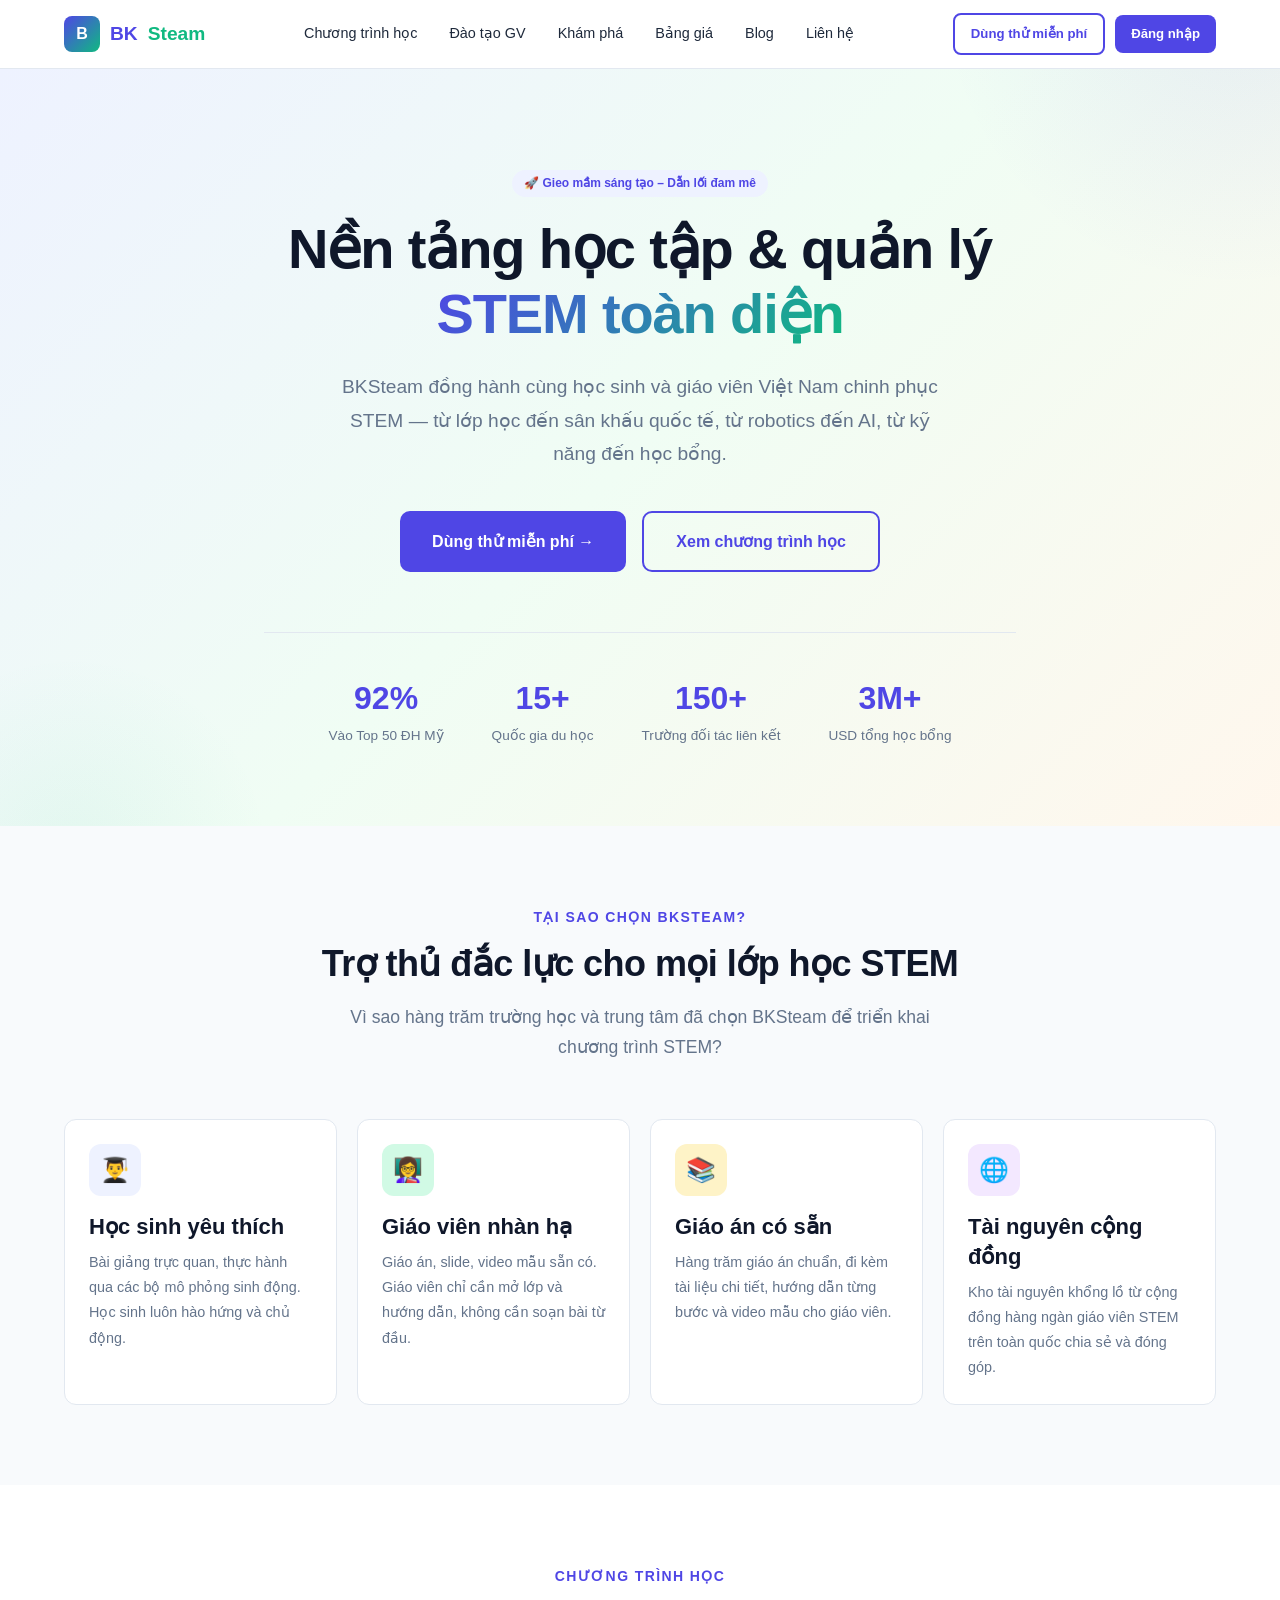
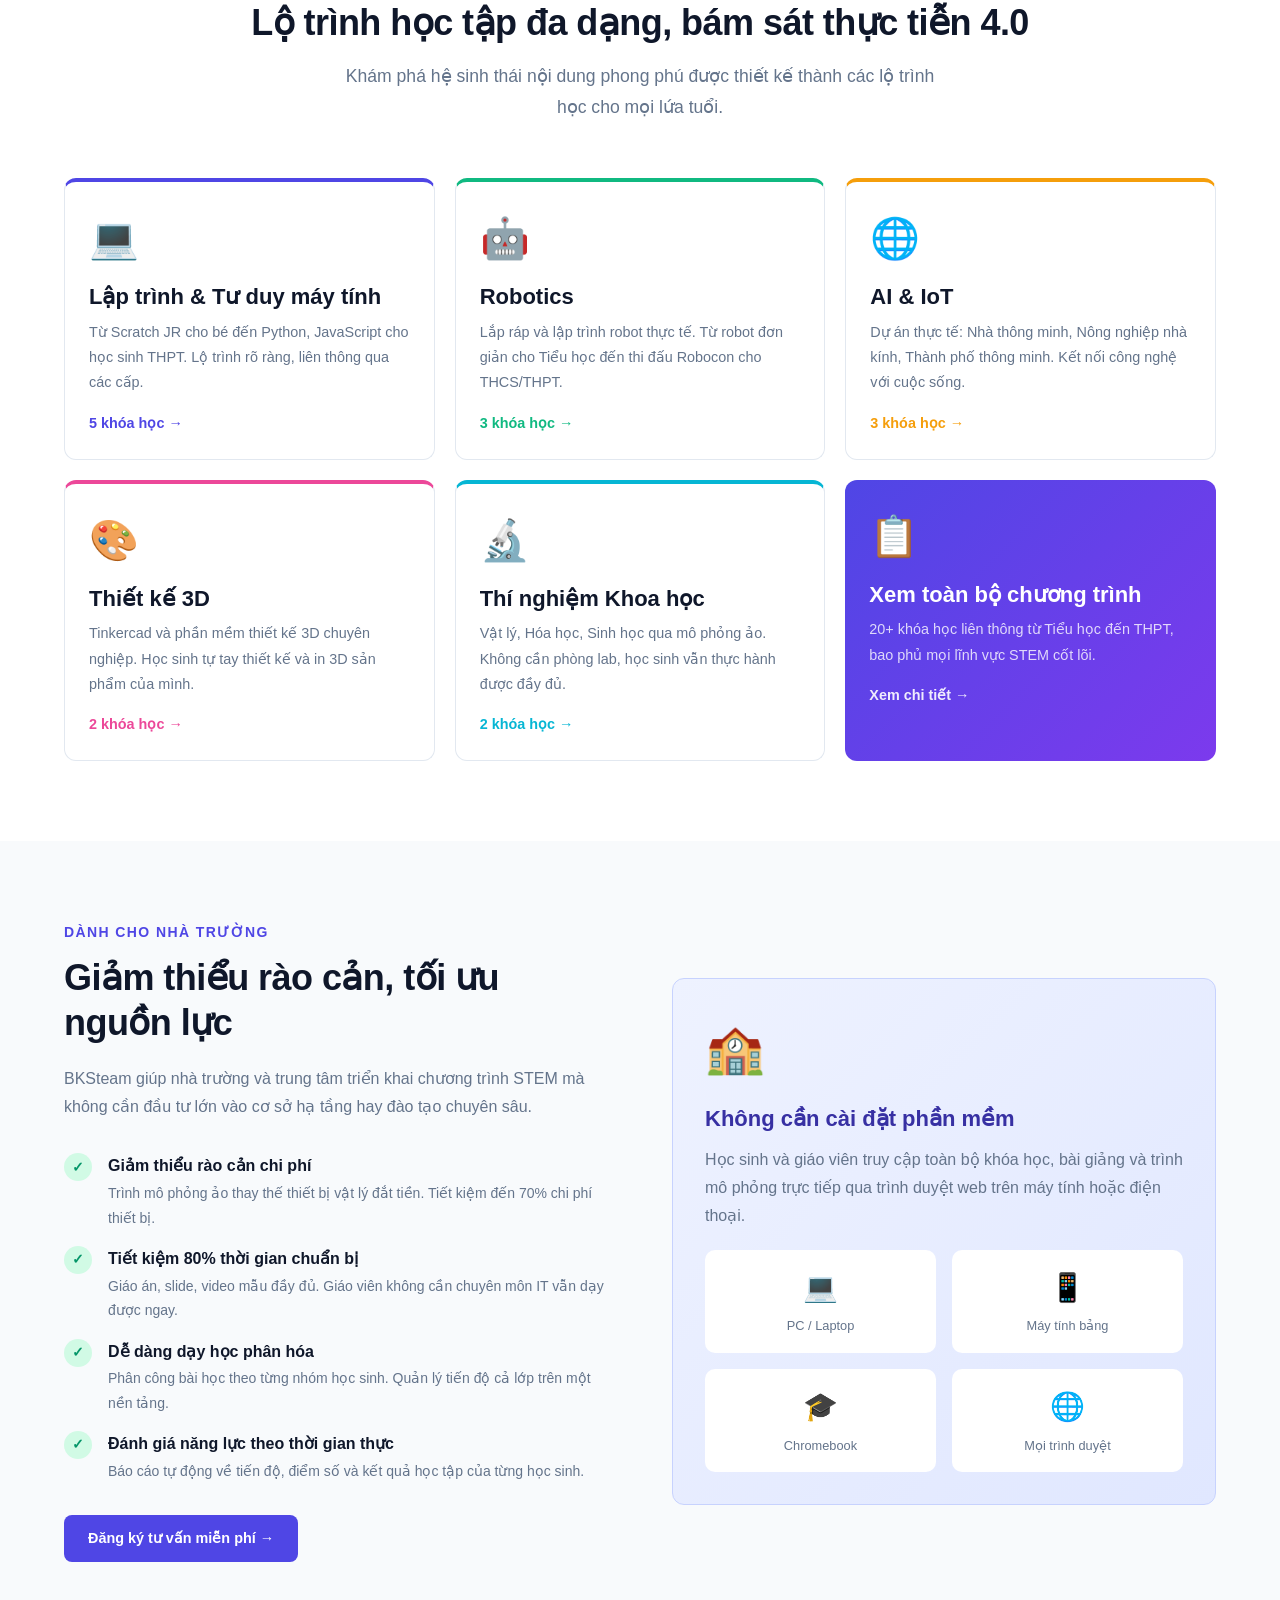
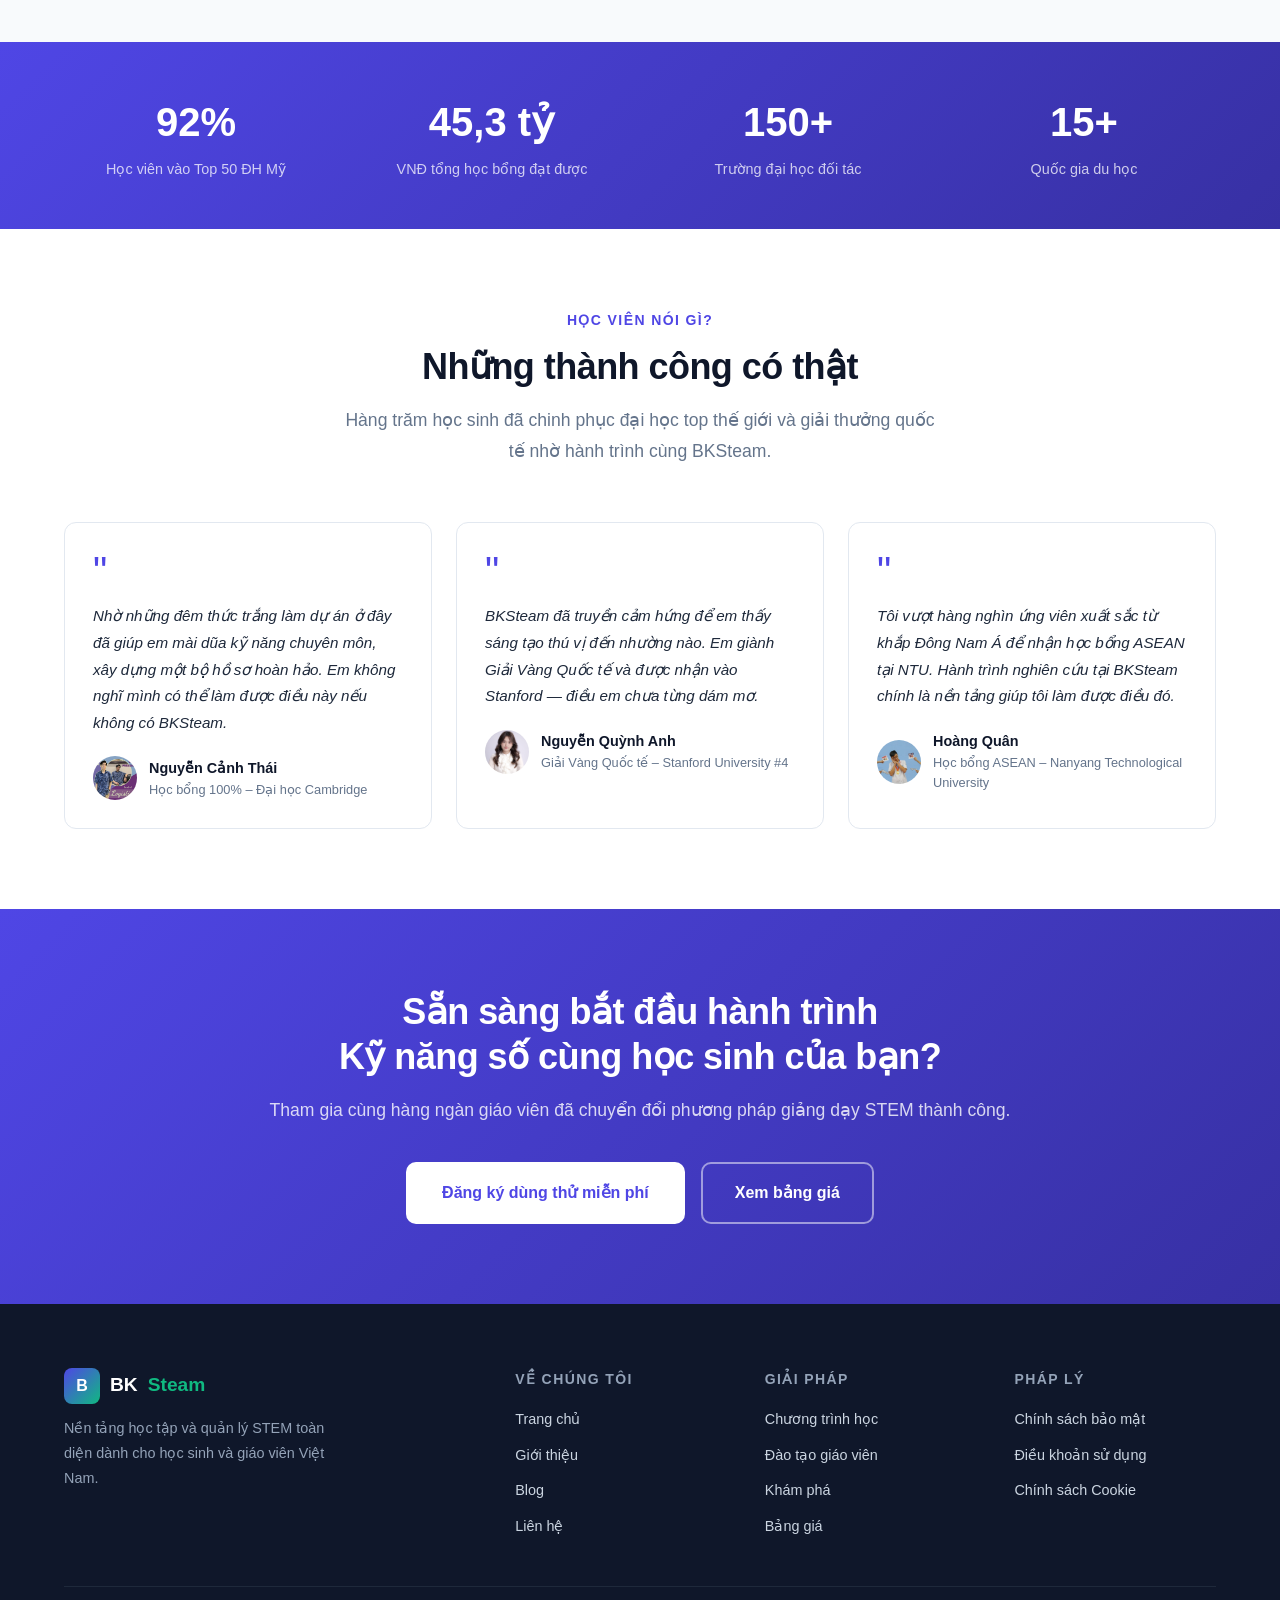
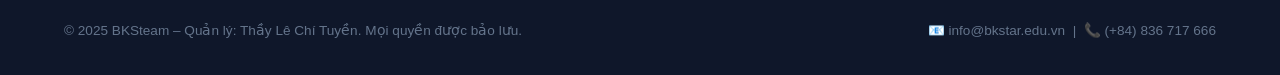
<file: index.html>
﻿<!DOCTYPE html>
<html lang="vi">
<head>
<meta charset="UTF-8">
<meta name="viewport" content="width=device-width, initial-scale=1.0">
<title>BKSteam – Nền tảng học tập và quản lý STEM toàn diện</title>
<meta name="description" content="Giải pháp sẵn sàng cho lớp học giúp các trường và trung tâm triển khai giáo dục STEM dễ dàng.">
<link rel="stylesheet" href="css/style.css">
</head>
<body>

<!-- NAV -->
<nav class="nav">
  <div class="container nav-inner">
    <a href="index.html" class="nav-logo">
      <div class="nav-logo-icon">B</div>
      BK<span>Steam</span>
    </a>
    <div class="nav-links">
      <a href="curriculum.html">Chương trình học</a>
      <a href="teacher-training.html">Đào tạo GV</a>
      <a href="explore.html">Khám phá</a>
      <a href="pricing.html">Bảng giá</a>
      <a href="blog.html">Blog</a>
      <a href="contact.html">Liên hệ</a>
    </div>
    <div class="nav-cta">
      <a href="contact.html" class="btn btn-outline btn-sm">Dùng thử miễn phí</a>
      <a href="login.html" class="btn btn-primary btn-sm">Đăng nhập</a>
    </div>
    <button class="nav-hamburger" aria-label="Menu">
      <span></span><span></span><span></span>
    </button>
  </div>
  <div class="nav-mobile">
    <a href="curriculum.html">Chương trình học</a>
    <a href="teacher-training.html">Đào tạo Giáo viên</a>
    <a href="explore.html">Khám phá</a>
    <a href="pricing.html">Bảng giá</a>
    <a href="blog.html">Blog</a>
    <a href="contact.html">Liên hệ</a>
    <a href="contact.html" class="btn btn-primary">Dùng thử miễn phí</a>
  </div>
</nav>

<!-- HERO -->
<section class="hero">
  <div class="container hero-content">
    <div class="hero-badge">
      <span class="badge badge-primary">🚀 Gieo mầm sáng tạo – Dẫn lối đam mê</span>
    </div>
    <h1>Nền tảng học tập &amp; quản lý<br><span>STEM toàn diện</span></h1>
    <p>BKSteam đồng hành cùng học sinh và giáo viên Việt Nam chinh phục STEM — từ lớp học đến sân khấu quốc tế, từ robotics đến AI, từ kỹ năng đến học bổng.</p>
    <div class="hero-cta">
      <a href="contact.html" class="btn btn-primary btn-lg">Dùng thử miễn phí →</a>
      <a href="curriculum.html" class="btn btn-outline btn-lg">Xem chương trình học</a>
    </div>
    <div class="hero-stats">
      <div>
        <div class="hero-stat-num">92%</div>
        <div class="hero-stat-label">Vào Top 50 ĐH Mỹ</div>
      </div>
      <div>
        <div class="hero-stat-num">15+</div>
        <div class="hero-stat-label">Quốc gia du học</div>
      </div>
      <div>
        <div class="hero-stat-num">150+</div>
        <div class="hero-stat-label">Trường đối tác liên kết</div>
      </div>
      <div>
        <div class="hero-stat-num">3M+</div>
        <div class="hero-stat-label">USD tổng học bổng</div>
      </div>
    </div>
  </div>
</section>

<!-- FEATURES -->
<section class="section bg-gray" style="background:var(--bg-gray)">
  <div class="container">
    <div class="section-header">
      <div class="label">Tại sao chọn BKSteam?</div>
      <h2>Trợ thủ đắc lực cho mọi lớp học STEM</h2>
      <p>Vì sao hàng trăm trường học và trung tâm đã chọn BKSteam để triển khai chương trình STEM?</p>
    </div>
    <div class="grid-4">
      <div class="card">
        <div class="card-icon blue">👨‍🎓</div>
        <h3>Học sinh yêu thích</h3>
        <p>Bài giảng trực quan, thực hành qua các bộ mô phỏng sinh động. Học sinh luôn hào hứng và chủ động.</p>
      </div>
      <div class="card">
        <div class="card-icon green">👩‍🏫</div>
        <h3>Giáo viên nhàn hạ</h3>
        <p>Giáo án, slide, video mẫu sẵn có. Giáo viên chỉ cần mở lớp và hướng dẫn, không cần soạn bài từ đầu.</p>
      </div>
      <div class="card">
        <div class="card-icon amber">📚</div>
        <h3>Giáo án có sẵn</h3>
        <p>Hàng trăm giáo án chuẩn, đi kèm tài liệu chi tiết, hướng dẫn từng bước và video mẫu cho giáo viên.</p>
      </div>
      <div class="card">
        <div class="card-icon purple">🌐</div>
        <h3>Tài nguyên cộng đồng</h3>
        <p>Kho tài nguyên khổng lồ từ cộng đồng hàng ngàn giáo viên STEM trên toàn quốc chia sẻ và đóng góp.</p>
      </div>
    </div>
  </div>
</section>

<!-- CURRICULUM PREVIEW -->
<section class="section">
  <div class="container">
    <div class="section-header">
      <div class="label">Chương trình học</div>
      <h2>Lộ trình học tập đa dạng, bám sát thực tiễn 4.0</h2>
      <p>Khám phá hệ sinh thái nội dung phong phú được thiết kế thành các lộ trình học cho mọi lứa tuổi.</p>
    </div>
    <div class="grid-3" style="gap:20px">
      <a href="curriculum.html#lap-trinh" class="card" style="border-top:4px solid #4F46E5">
        <div style="font-size:2.5rem;margin-bottom:12px">💻</div>
        <h3>Lập trình & Tư duy máy tính</h3>
        <p>Từ Scratch JR cho bé đến Python, JavaScript cho học sinh THPT. Lộ trình rõ ràng, liên thông qua các cấp.</p>
        <div style="margin-top:16px;color:var(--primary);font-weight:600;font-size:.9rem">5 khóa học →</div>
      </a>
      <a href="curriculum.html#robotics" class="card" style="border-top:4px solid #10B981">
        <div style="font-size:2.5rem;margin-bottom:12px">🤖</div>
        <h3>Robotics</h3>
        <p>Lắp ráp và lập trình robot thực tế. Từ robot đơn giản cho Tiểu học đến thi đấu Robocon cho THCS/THPT.</p>
        <div style="margin-top:16px;color:var(--secondary);font-weight:600;font-size:.9rem">3 khóa học →</div>
      </a>
      <a href="curriculum.html#ai-iot" class="card" style="border-top:4px solid #F59E0B">
        <div style="font-size:2.5rem;margin-bottom:12px">🌐</div>
        <h3>AI & IoT</h3>
        <p>Dự án thực tế: Nhà thông minh, Nông nghiệp nhà kính, Thành phố thông minh. Kết nối công nghệ với cuộc sống.</p>
        <div style="margin-top:16px;color:var(--accent);font-weight:600;font-size:.9rem">3 khóa học →</div>
      </a>
      <a href="curriculum.html#thiet-ke-3d" class="card" style="border-top:4px solid #EC4899">
        <div style="font-size:2.5rem;margin-bottom:12px">🎨</div>
        <h3>Thiết kế 3D</h3>
        <p>Tinkercad và phần mềm thiết kế 3D chuyên nghiệp. Học sinh tự tay thiết kế và in 3D sản phẩm của mình.</p>
        <div style="margin-top:16px;color:#EC4899;font-weight:600;font-size:.9rem">2 khóa học →</div>
      </a>
      <a href="curriculum.html#khoa-hoc" class="card" style="border-top:4px solid #06B6D4">
        <div style="font-size:2.5rem;margin-bottom:12px">🔬</div>
        <h3>Thí nghiệm Khoa học</h3>
        <p>Vật lý, Hóa học, Sinh học qua mô phỏng ảo. Không cần phòng lab, học sinh vẫn thực hành được đầy đủ.</p>
        <div style="margin-top:16px;color:#06B6D4;font-weight:600;font-size:.9rem">2 khóa học →</div>
      </a>
      <a href="curriculum.html" class="card" style="background:linear-gradient(135deg,#4F46E5,#7C3AED);border:none;color:#fff">
        <div style="font-size:2.5rem;margin-bottom:12px">📋</div>
        <h3 style="color:#fff">Xem toàn bộ chương trình</h3>
        <p style="color:rgba(255,255,255,.8)">20+ khóa học liên thông từ Tiểu học đến THPT, bao phủ mọi lĩnh vực STEM cốt lõi.</p>
        <div style="margin-top:16px;color:rgba(255,255,255,.9);font-weight:600;font-size:.9rem">Xem chi tiết →</div>
      </a>
    </div>
  </div>
</section>

<!-- BENEFITS FOR SCHOOLS -->
<section class="section" style="background:var(--bg-gray)">
  <div class="container">
    <div style="display:grid;grid-template-columns:1fr 1fr;gap:64px;align-items:center">
      <div>
        <div class="label" style="color:var(--primary);font-size:.875rem;font-weight:700;letter-spacing:.1em;text-transform:uppercase;margin-bottom:12px">Dành cho nhà trường</div>
        <h2 style="color:var(--text-dark);margin-bottom:20px">Giảm thiểu rào cản, tối ưu nguồn lực</h2>
        <p style="margin-bottom:32px">BKSteam giúp nhà trường và trung tâm triển khai chương trình STEM mà không cần đầu tư lớn vào cơ sở hạ tầng hay đào tạo chuyên sâu.</p>
        <div class="feature-list">
          <div class="feature-item">
            <div class="feature-check">✓</div>
            <div>
              <h4>Giảm thiểu rào cản chi phí</h4>
              <p>Trình mô phỏng ảo thay thế thiết bị vật lý đắt tiền. Tiết kiệm đến 70% chi phí thiết bị.</p>
            </div>
          </div>
          <div class="feature-item">
            <div class="feature-check">✓</div>
            <div>
              <h4>Tiết kiệm 80% thời gian chuẩn bị</h4>
              <p>Giáo án, slide, video mẫu đầy đủ. Giáo viên không cần chuyên môn IT vẫn dạy được ngay.</p>
            </div>
          </div>
          <div class="feature-item">
            <div class="feature-check">✓</div>
            <div>
              <h4>Dễ dàng dạy học phân hóa</h4>
              <p>Phân công bài học theo từng nhóm học sinh. Quản lý tiến độ cả lớp trên một nền tảng.</p>
            </div>
          </div>
          <div class="feature-item">
            <div class="feature-check">✓</div>
            <div>
              <h4>Đánh giá năng lực theo thời gian thực</h4>
              <p>Báo cáo tự động về tiến độ, điểm số và kết quả học tập của từng học sinh.</p>
            </div>
          </div>
        </div>
        <a href="contact.html" class="btn btn-primary mt-8" style="margin-top:32px">Đăng ký tư vấn miễn phí →</a>
      </div>
      <div>
        <div class="highlight-box">
          <div style="font-size:3rem;margin-bottom:16px">🏫</div>
          <h3 style="color:var(--primary-dark);margin-bottom:12px">Không cần cài đặt phần mềm</h3>
          <p style="margin-bottom:20px">Học sinh và giáo viên truy cập toàn bộ khóa học, bài giảng và trình mô phỏng trực tiếp qua trình duyệt web trên máy tính hoặc điện thoại.</p>
          <div style="display:grid;grid-template-columns:1fr 1fr;gap:16px">
            <div style="background:#fff;border-radius:10px;padding:16px;text-align:center">
              <div style="font-size:1.75rem">💻</div>
              <div style="font-size:.8rem;color:var(--text-muted);margin-top:6px">PC / Laptop</div>
            </div>
            <div style="background:#fff;border-radius:10px;padding:16px;text-align:center">
              <div style="font-size:1.75rem">📱</div>
              <div style="font-size:.8rem;color:var(--text-muted);margin-top:6px">Máy tính bảng</div>
            </div>
            <div style="background:#fff;border-radius:10px;padding:16px;text-align:center">
              <div style="font-size:1.75rem">🎓</div>
              <div style="font-size:.8rem;color:var(--text-muted);margin-top:6px">Chromebook</div>
            </div>
            <div style="background:#fff;border-radius:10px;padding:16px;text-align:center">
              <div style="font-size:1.75rem">🌐</div>
              <div style="font-size:.8rem;color:var(--text-muted);margin-top:6px">Mọi trình duyệt</div>
            </div>
          </div>
        </div>
      </div>
    </div>
  </div>
</section>

<!-- STATS -->
<div class="stats-bar">
  <div class="container">
    <div class="stats-bar-grid">
      <div><div class="stats-bar-num">92%</div><div class="stats-bar-label">Học viên vào Top 50 ĐH Mỹ</div></div>
      <div><div class="stats-bar-num">45,3 tỷ</div><div class="stats-bar-label">VNĐ tổng học bổng đạt được</div></div>
      <div><div class="stats-bar-num">150+</div><div class="stats-bar-label">Trường đại học đối tác</div></div>
      <div><div class="stats-bar-num">15+</div><div class="stats-bar-label">Quốc gia du học</div></div>
    </div>
  </div>
</div>

<!-- TESTIMONIALS -->
<section class="section">
  <div class="container">
    <div class="section-header">
      <div class="label">Học viên nói gì?</div>
      <h2>Những thành công có thật</h2>
      <p>Hàng trăm học sinh đã chinh phục đại học top thế giới và giải thưởng quốc tế nhờ hành trình cùng BKSteam.</p>
    </div>
    <div class="grid-3">
      <div class="testimonial-card">
        <div class="testimonial-quote">"</div>
        <p>Nhờ những đêm thức trắng làm dự án ở đây đã giúp em mài dũa kỹ năng chuyên môn, xây dựng một bộ hồ sơ hoàn hảo. Em không nghĩ mình có thể làm được điều này nếu không có BKSteam.</p>
        <div class="testimonial-author">
          <img src="images/bkstar/c29130113ee09fbec6f1-1.jpg" alt="Nguyễn Cảnh Thái" style="width:44px;height:44px;border-radius:50%;object-fit:cover;flex-shrink:0">
          <div>
            <div class="testimonial-name">Nguyễn Cảnh Thái</div>
            <div class="testimonial-role">Học bổng 100% – Đại học Cambridge</div>
          </div>
        </div>
      </div>
      <div class="testimonial-card">
        <div class="testimonial-quote">"</div>
        <p>BKSteam đã truyền cảm hứng để em thấy sáng tạo thú vị đến nhường nào. Em giành Giải Vàng Quốc tế và được nhận vào Stanford — điều em chưa từng dám mơ.</p>
        <div class="testimonial-author">
          <img src="images/bkstar/quynh-anh-e1755318568754-1.jpg" alt="Nguyễn Quỳnh Anh" style="width:44px;height:44px;border-radius:50%;object-fit:cover;flex-shrink:0">
          <div>
            <div class="testimonial-name">Nguyễn Quỳnh Anh</div>
            <div class="testimonial-role">Giải Vàng Quốc tế – Stanford University #4</div>
          </div>
        </div>
      </div>
      <div class="testimonial-card">
        <div class="testimonial-quote">"</div>
        <p>Tôi vượt hàng nghìn ứng viên xuất sắc từ khắp Đông Nam Á để nhận học bổng ASEAN tại NTU. Hành trình nghiên cứu tại BKSteam chính là nền tảng giúp tôi làm được điều đó.</p>
        <div class="testimonial-author">
          <img src="images/bkstar/19cabe97be661f384677-1.jpg" alt="Hoàng Quân" style="width:44px;height:44px;border-radius:50%;object-fit:cover;flex-shrink:0">
          <div>
            <div class="testimonial-name">Hoàng Quân</div>
            <div class="testimonial-role">Học bổng ASEAN – Nanyang Technological University</div>
          </div>
        </div>
      </div>
    </div>
  </div>
</section>

<!-- CTA -->
<section class="cta-section">
  <div class="container">
    <h2>Sẵn sàng bắt đầu hành trình<br>Kỹ năng số cùng học sinh của bạn?</h2>
    <p>Tham gia cùng hàng ngàn giáo viên đã chuyển đổi phương pháp giảng dạy STEM thành công.</p>
    <div style="display:flex;gap:16px;justify-content:center;flex-wrap:wrap">
      <a href="contact.html" class="btn btn-white btn-lg">Đăng ký dùng thử miễn phí</a>
      <a href="pricing.html" class="btn btn-outline btn-lg" style="border-color:rgba(255,255,255,.5);color:#fff">Xem bảng giá</a>
    </div>
  </div>
</section>

<!-- FOOTER -->
<footer>
  <div class="container">
    <div class="footer-grid">
      <div class="footer-brand">
        <a href="index.html" class="nav-logo" style="color:#fff"><div class="nav-logo-icon">B</div>BK<span>Steam</span></a>
        <p>Nền tảng học tập và quản lý STEM toàn diện dành cho học sinh và giáo viên Việt Nam.</p>
      </div>
      <div class="footer-col">
        <h4>VỀ CHÚNG TÔI</h4>
        <ul>
          <li><a href="index.html">Trang chủ</a></li><li><a href="gioi-thieu.html">Giới thiệu</a></li>
          <li><a href="blog.html">Blog</a></li>
          <li><a href="contact.html">Liên hệ</a></li>
        </ul>
      </div>
      <div class="footer-col">
        <h4>GIẢI PHÁP</h4>
        <ul>
          <li><a href="curriculum.html">Chương trình học</a></li>
          <li><a href="teacher-training.html">Đào tạo giáo viên</a></li>
          <li><a href="explore.html">Khám phá</a></li>
          <li><a href="pricing.html">Bảng giá</a></li>
        </ul>
      </div>
      <div class="footer-col">
        <h4>PHÁP LÝ</h4>
        <ul>
          <li><a href="privacy.html">Chính sách bảo mật</a></li>
          <li><a href="terms.html">Điều khoản sử dụng</a></li>
          <li><a href="cookie.html">Chính sách Cookie</a></li>
        </ul>
      </div>
    </div>
    <div class="footer-bottom">
      <p>© 2025 BKSteam – Quản lý: Thầy Lê Chí Tuyền. Mọi quyền được bảo lưu.</p>
      <p>📧 info@bkstar.edu.vn &nbsp;|&nbsp; 📞 (+84) 836 717 666</p>
    </div>
  </div>
</footer>

<script src="js/main.js"></script>
</body>
</html>
</file>
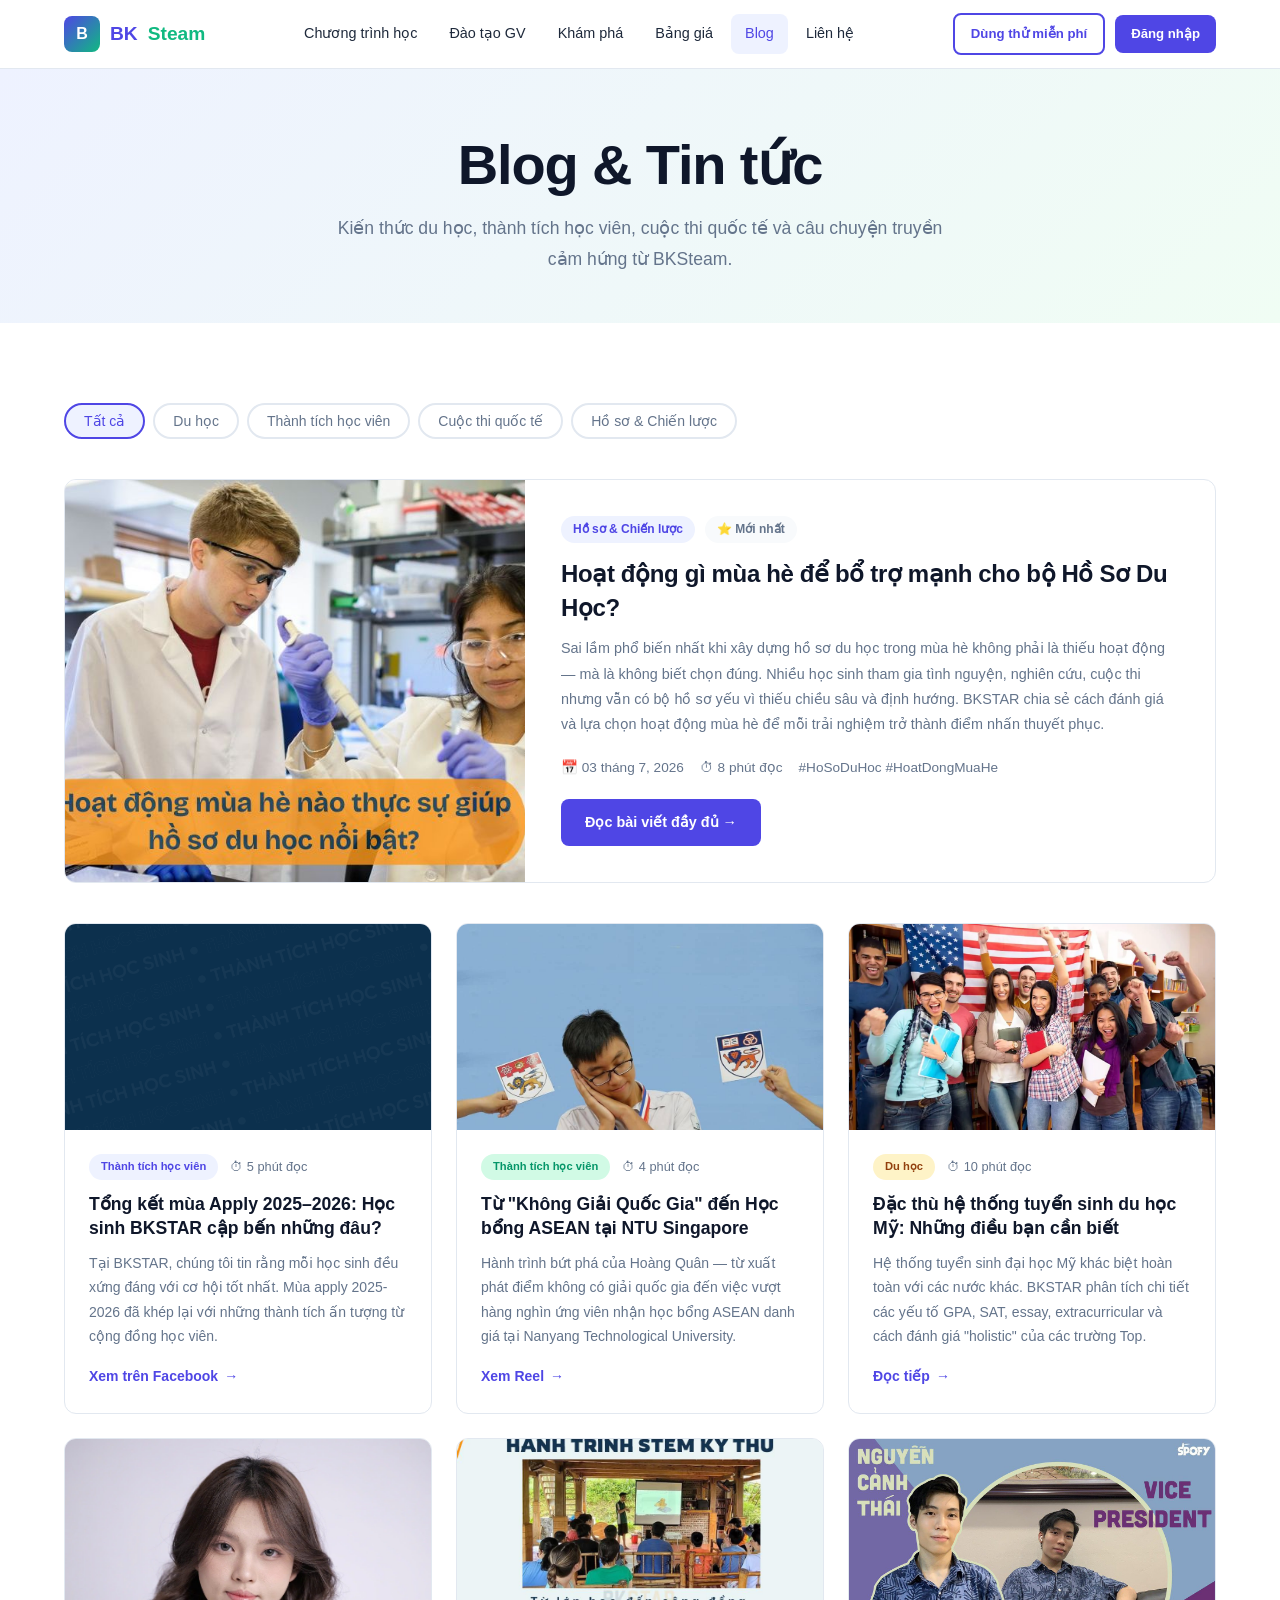
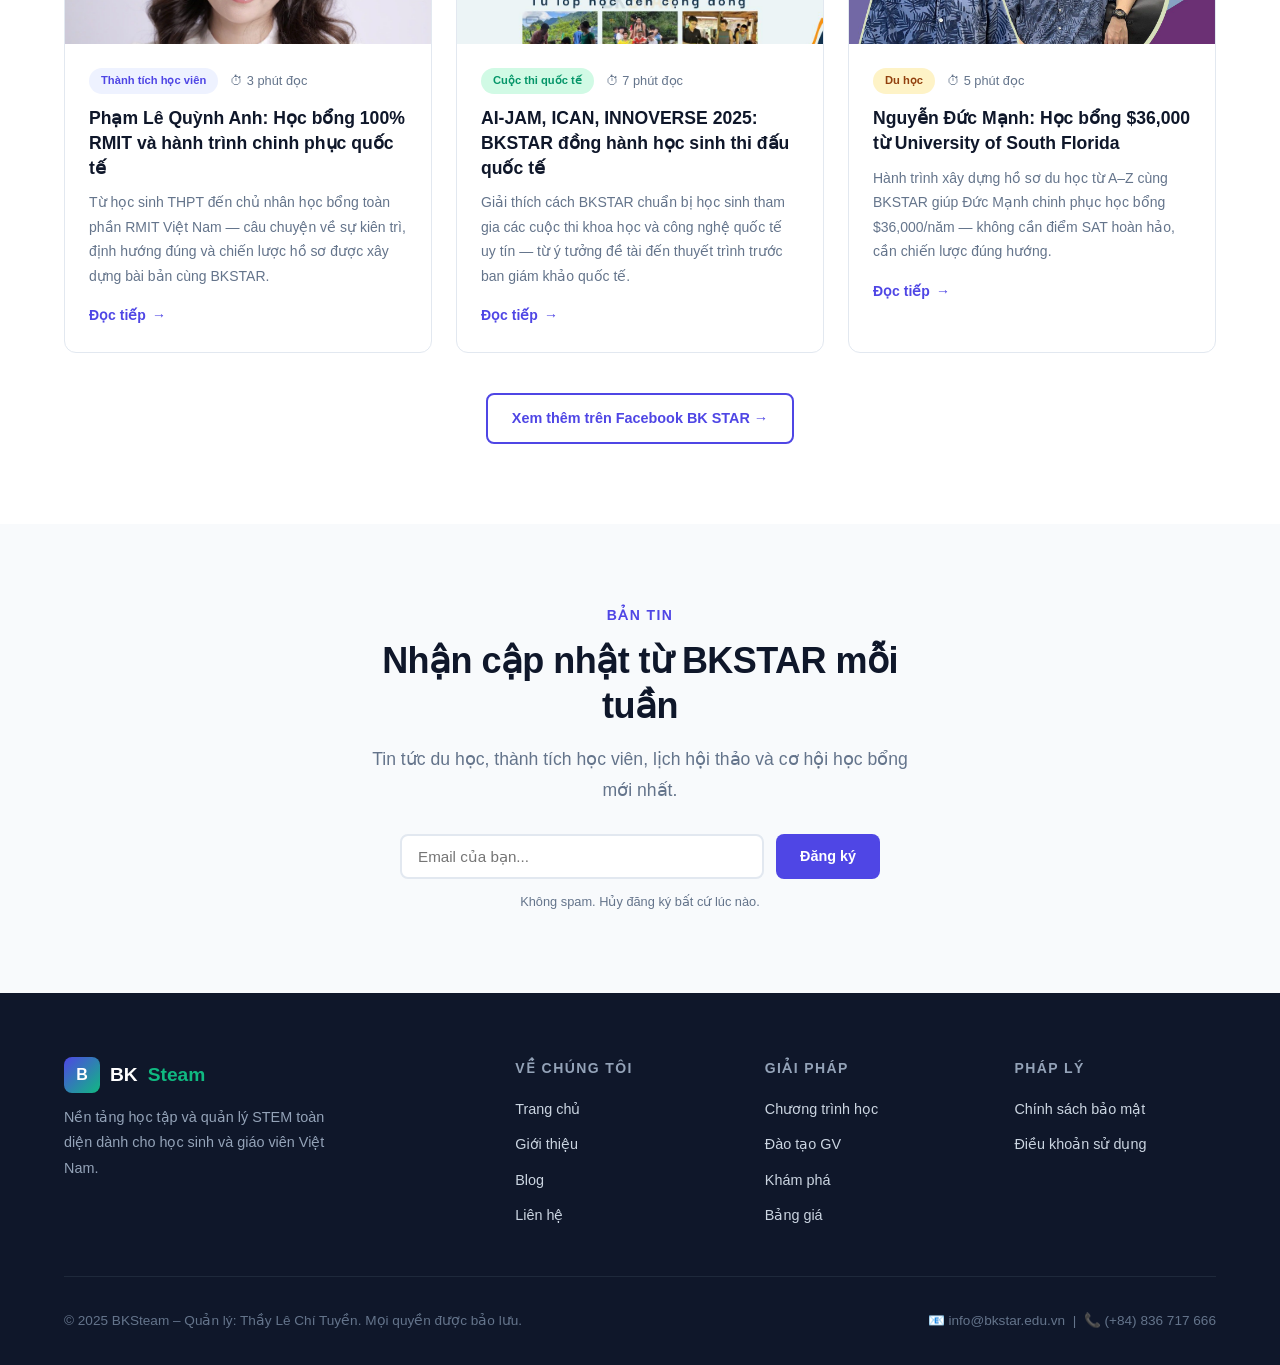
<file: blog.html>
﻿<!DOCTYPE html>
<html lang="vi">
<head>
<meta charset="UTF-8">
<meta name="viewport" content="width=device-width, initial-scale=1.0">
<title>Blog – BKSteam</title>
<link rel="stylesheet" href="css/style.css">
</head>
<body>
<nav class="nav">
  <div class="container nav-inner">
    <a href="index.html" class="nav-logo"><div class="nav-logo-icon">B</div>BK<span>Steam</span></a>
    <div class="nav-links">
      <a href="curriculum.html">Chương trình học</a>
      <a href="teacher-training.html">Đào tạo GV</a>
      <a href="explore.html">Khám phá</a>
      <a href="pricing.html">Bảng giá</a>
      <a href="blog.html" class="active">Blog</a>
      <a href="contact.html">Liên hệ</a>
    </div>
    <div class="nav-cta">
      <a href="contact.html" class="btn btn-outline btn-sm">Dùng thử miễn phí</a>
      <a href="login.html" class="btn btn-primary btn-sm">Đăng nhập</a>
    </div>
    <button class="nav-hamburger"><span></span><span></span><span></span></button>
  </div>
  <div class="nav-mobile">
    <a href="curriculum.html">Chương trình học</a>
    <a href="teacher-training.html">Đào tạo Giáo viên</a>
    <a href="explore.html">Khám phá</a>
    <a href="pricing.html">Bảng giá</a>
    <a href="blog.html">Blog</a>
    <a href="contact.html">Liên hệ</a>
    <a href="contact.html" class="btn btn-primary">Dùng thử miễn phí</a>
  </div>
</nav>

<section class="page-header">
  <div class="container">
    <h1>Blog & Tin tức</h1>
    <p>Kiến thức du học, thành tích học viên, cuộc thi quốc tế và câu chuyện truyền cảm hứng từ BKSteam.</p>
  </div>
</section>

<section class="section">
  <div class="container">
    <!-- Category filter -->
    <div style="display:flex;gap:8px;flex-wrap:wrap;margin-bottom:40px">
      <button class="subject-tab active" data-filter="all">Tất cả</button>
      <button class="subject-tab" data-filter="du-hoc">Du học</button>
      <button class="subject-tab" data-filter="thanh-tich">Thành tích học viên</button>
      <button class="subject-tab" data-filter="cuoc-thi">Cuộc thi quốc tế</button>
      <button class="subject-tab" data-filter="ho-so">Hồ sơ & Chiến lược</button>
    </div>

    <!-- Featured article (from Facebook post) -->
    <div class="card" style="display:grid;grid-template-columns:1fr 1.5fr;gap:0;padding:0;overflow:hidden;margin-bottom:40px;border:1px solid var(--border)">
      <div style="min-height:250px;overflow:hidden"><img src="images/bkstar/BI-QUYET-DIEN-COMMON-APP-2.jpg" alt="Hoạt động mùa hè và hồ sơ du học" style="width:100%;height:100%;object-fit:cover;display:block"></div>
      <div style="padding:36px">
        <div style="display:flex;gap:10px;margin-bottom:14px">
          <span class="badge badge-primary">Hồ sơ & Chiến lược</span>
          <span class="badge badge-gray">⭐ Mới nhất</span>
        </div>
        <h2 style="font-size:1.5rem;color:var(--text-dark);margin-bottom:12px;line-height:1.4">Hoạt động gì mùa hè để bổ trợ mạnh cho bộ Hồ Sơ Du Học?</h2>
        <p>Sai lầm phổ biến nhất khi xây dựng hồ sơ du học trong mùa hè không phải là thiếu hoạt động — mà là không biết chọn đúng. Nhiều học sinh tham gia tình nguyện, nghiên cứu, cuộc thi nhưng vẫn có bộ hồ sơ yếu vì thiếu chiều sâu và định hướng. BKSTAR chia sẻ cách đánh giá và lựa chọn hoạt động mùa hè để mỗi trải nghiệm trở thành điểm nhấn thuyết phục.</p>
        <div style="display:flex;gap:16px;align-items:center;margin-top:20px;font-size:.85rem;color:var(--text-muted)">
          <span>📅 03 tháng 7, 2026</span>
          <span>⏱ 8 phút đọc</span>
          <span>#HoSoDuHoc #HoatDongMuaHe</span>
        </div>
        <a href="https://bkstar.com.vn/hoat-dong-mua-he-trong-ho-so-du-hoc/" target="_blank" class="btn btn-primary" style="margin-top:20px">Đọc bài viết đầy đủ →</a>
      </div>
    </div>

    <!-- Blog grid -->
    <div class="grid-3">

      <!-- Post 1: Tổng kết mùa apply (từ Facebook "Đáng chú ý") -->
      <div class="blog-card">
        <div class="blog-card-img" style="padding:0;display:block;overflow:hidden"><img src="images/bkstar/thanh-tich-hoc-sinh.png" alt="Tổng kết mùa Apply 2025-2026" style="width:100%;height:100%;object-fit:cover"></div>
        <div class="blog-card-body">
          <div class="blog-card-meta">
            <span class="badge badge-primary" style="font-size:.7rem">Thành tích học viên</span>
            <span>⏱ 5 phút đọc</span>
          </div>
          <h3><a href="https://www.facebook.com/BKSTARTEAM/" target="_blank">Tổng kết mùa Apply 2025–2026: Học sinh BKSTAR cập bến những đâu?</a></h3>
          <p>Tại BKSTAR, chúng tôi tin rằng mỗi học sinh đều xứng đáng với cơ hội tốt nhất. Mùa apply 2025-2026 đã khép lại với những thành tích ấn tượng từ cộng đồng học viên.</p>
          <div class="read-more">Xem trên Facebook <span>→</span></div>
        </div>
      </div>

      <!-- Post 2: Hoàng Quân - Học bổng ASEAN (từ Facebook Reel) -->
      <div class="blog-card">
        <div class="blog-card-img" style="padding:0;display:block;overflow:hidden"><img src="images/bkstar/19cabe97be661f384677-1.jpg" alt="Hoàng Quân – Học bổng ASEAN NTU" style="width:100%;height:100%;object-fit:cover;object-position:top"></div>
        <div class="blog-card-body">
          <div class="blog-card-meta">
            <span class="badge badge-secondary" style="font-size:.7rem">Thành tích học viên</span>
            <span>⏱ 4 phút đọc</span>
          </div>
          <h3><a href="https://www.facebook.com/reel/1302274701632871/" target="_blank">Từ "Không Giải Quốc Gia" đến Học bổng ASEAN tại NTU Singapore</a></h3>
          <p>Hành trình bứt phá của Hoàng Quân — từ xuất phát điểm không có giải quốc gia đến việc vượt hàng nghìn ứng viên nhận học bổng ASEAN danh giá tại Nanyang Technological University.</p>
          <div class="read-more">Xem Reel <span>→</span></div>
        </div>
      </div>

      <!-- Post 3: Đặc thù du học Mỹ (từ bkstar.com.vn) -->
      <div class="blog-card">
        <div class="blog-card-img" style="padding:0;display:block;overflow:hidden"><img src="images/bkstar/Best-Schools-For-International-Students-In-America-2018.webp" alt="Du học Mỹ" style="width:100%;height:100%;object-fit:cover"></div>
        <div class="blog-card-body">
          <div class="blog-card-meta">
            <span class="badge badge-accent" style="font-size:.7rem">Du học</span>
            <span>⏱ 10 phút đọc</span>
          </div>
          <h3><a href="https://bkstar.com.vn/dac-thu-he-thong-tuyen-sinh-du-hoc-my/" target="_blank">Đặc thù hệ thống tuyển sinh du học Mỹ: Những điều bạn cần biết</a></h3>
          <p>Hệ thống tuyển sinh đại học Mỹ khác biệt hoàn toàn với các nước khác. BKSTAR phân tích chi tiết các yếu tố GPA, SAT, essay, extracurricular và cách đánh giá "holistic" của các trường Top.</p>
          <div class="read-more">Đọc tiếp <span>→</span></div>
        </div>
      </div>

      <!-- Post 4: Phạm Lê Quỳnh Anh - RMIT (từ bkstar.com.vn/thanh-tich) -->
      <div class="blog-card">
        <div class="blog-card-img" style="padding:0;display:block;overflow:hidden"><img src="images/bkstar/quynh-anh-e1755318568754-1.jpg" alt="Phạm Lê Quỳnh Anh – Học bổng RMIT" style="width:100%;height:100%;object-fit:cover;object-position:top"></div>
        <div class="blog-card-body">
          <div class="blog-card-meta">
            <span class="badge badge-primary" style="font-size:.7rem">Thành tích học viên</span>
            <span>⏱ 3 phút đọc</span>
          </div>
          <h3><a href="https://bkstar.com.vn/thanh-tich-va-su-kien/" target="_blank">Phạm Lê Quỳnh Anh: Học bổng 100% RMIT và hành trình chinh phục quốc tế</a></h3>
          <p>Từ học sinh THPT đến chủ nhân học bổng toàn phần RMIT Việt Nam — câu chuyện về sự kiên trì, định hướng đúng và chiến lược hồ sơ được xây dựng bài bản cùng BKSTAR.</p>
          <div class="read-more">Đọc tiếp <span>→</span></div>
        </div>
      </div>

      <!-- Post 5: AI-JAM, ICAN, INNOVERSE -->
      <div class="blog-card">
        <div class="blog-card-img" style="padding:0;display:block;overflow:hidden"><img src="images/bkstar/505588518_1366232998842522_8281243375180289022_n-1.jpg" alt="Cuộc thi quốc tế AI-JAM ICAN INNOVERSE" style="width:100%;height:100%;object-fit:cover"></div>
        <div class="blog-card-body">
          <div class="blog-card-meta">
            <span class="badge badge-secondary" style="font-size:.7rem">Cuộc thi quốc tế</span>
            <span>⏱ 7 phút đọc</span>
          </div>
          <h3><a href="https://bkstar.com.vn/thanh-tich-va-su-kien/" target="_blank">AI-JAM, ICAN, INNOVERSE 2025: BKSTAR đồng hành học sinh thi đấu quốc tế</a></h3>
          <p>Giải thích cách BKSTAR chuẩn bị học sinh tham gia các cuộc thi khoa học và công nghệ quốc tế uy tín — từ ý tưởng đề tài đến thuyết trình trước ban giám khảo quốc tế.</p>
          <div class="read-more">Đọc tiếp <span>→</span></div>
        </div>
      </div>

      <!-- Post 6: Nguyễn Đức Mạnh - USF (từ bkstar.com.vn) -->
      <div class="blog-card">
        <div class="blog-card-img" style="padding:0;display:block;overflow:hidden"><img src="images/bkstar/c29130113ee09fbec6f1-1.jpg" alt="Nguyễn Đức Mạnh – Học bổng USF" style="width:100%;height:100%;object-fit:cover;object-position:top"></div>
        <div class="blog-card-body">
          <div class="blog-card-meta">
            <span class="badge badge-accent" style="font-size:.7rem">Du học</span>
            <span>⏱ 5 phút đọc</span>
          </div>
          <h3><a href="https://bkstar.com.vn/thanh-tich-va-su-kien/" target="_blank">Nguyễn Đức Mạnh: Học bổng $36,000 từ University of South Florida</a></h3>
          <p>Hành trình xây dựng hồ sơ du học từ A–Z cùng BKSTAR giúp Đức Mạnh chinh phục học bổng $36,000/năm — không cần điểm SAT hoàn hảo, cần chiến lược đúng hướng.</p>
          <div class="read-more">Đọc tiếp <span>→</span></div>
        </div>
      </div>

    </div>

    <div style="text-align:center;margin-top:40px">
      <a href="https://www.facebook.com/BKSTARTEAM/" target="_blank" class="btn btn-outline">Xem thêm trên Facebook BK STAR →</a>
    </div>
  </div>
</section>

<!-- Newsletter -->
<section class="section" style="background:var(--bg-gray)">
  <div class="container" style="max-width:600px;text-align:center">
    <div class="section-header" style="margin-bottom:28px">
      <div class="label">Bản tin</div>
      <h2>Nhận cập nhật từ BKSTAR mỗi tuần</h2>
      <p>Tin tức du học, thành tích học viên, lịch hội thảo và cơ hội học bổng mới nhất.</p>
    </div>
    <div style="display:flex;gap:12px;max-width:480px;margin:0 auto">
      <input type="email" placeholder="Email của bạn..." style="flex:1;padding:12px 16px;border:2px solid var(--border);border-radius:8px;font-size:.95rem">
      <button class="btn btn-primary">Đăng ký</button>
    </div>
    <p style="font-size:.8rem;margin-top:12px">Không spam. Hủy đăng ký bất cứ lúc nào.</p>
  </div>
</section>

<footer>
  <div class="container">
    <div class="footer-grid">
      <div class="footer-brand"><a href="index.html" class="nav-logo" style="color:#fff"><div class="nav-logo-icon">B</div>BK<span>Steam</span></a><p>Nền tảng học tập và quản lý STEM toàn diện dành cho học sinh và giáo viên Việt Nam.</p></div>
      <div class="footer-col"><h4>VỀ CHÚNG TÔI</h4><ul><li><a href="index.html">Trang chủ</a></li><li><a href="gioi-thieu.html">Giới thiệu</a></li><li><a href="blog.html">Blog</a></li><li><a href="contact.html">Liên hệ</a></li></ul></div>
      <div class="footer-col"><h4>GIẢI PHÁP</h4><ul><li><a href="curriculum.html">Chương trình học</a></li><li><a href="teacher-training.html">Đào tạo GV</a></li><li><a href="explore.html">Khám phá</a></li><li><a href="pricing.html">Bảng giá</a></li></ul></div>
      <div class="footer-col"><h4>PHÁP LÝ</h4><ul><li><a href="privacy.html">Chính sách bảo mật</a></li><li><a href="terms.html">Điều khoản sử dụng</a></li></ul></div>
    </div>
    <div class="footer-bottom"><p>© 2025 BKSteam – Quản lý: Thầy Lê Chí Tuyền. Mọi quyền được bảo lưu.</p><p>📧 info@bkstar.edu.vn &nbsp;|&nbsp; 📞 (+84) 836 717 666</p></div>
  </div>
</footer>
<script src="js/main.js"></script>
</body>
</html>
</file>
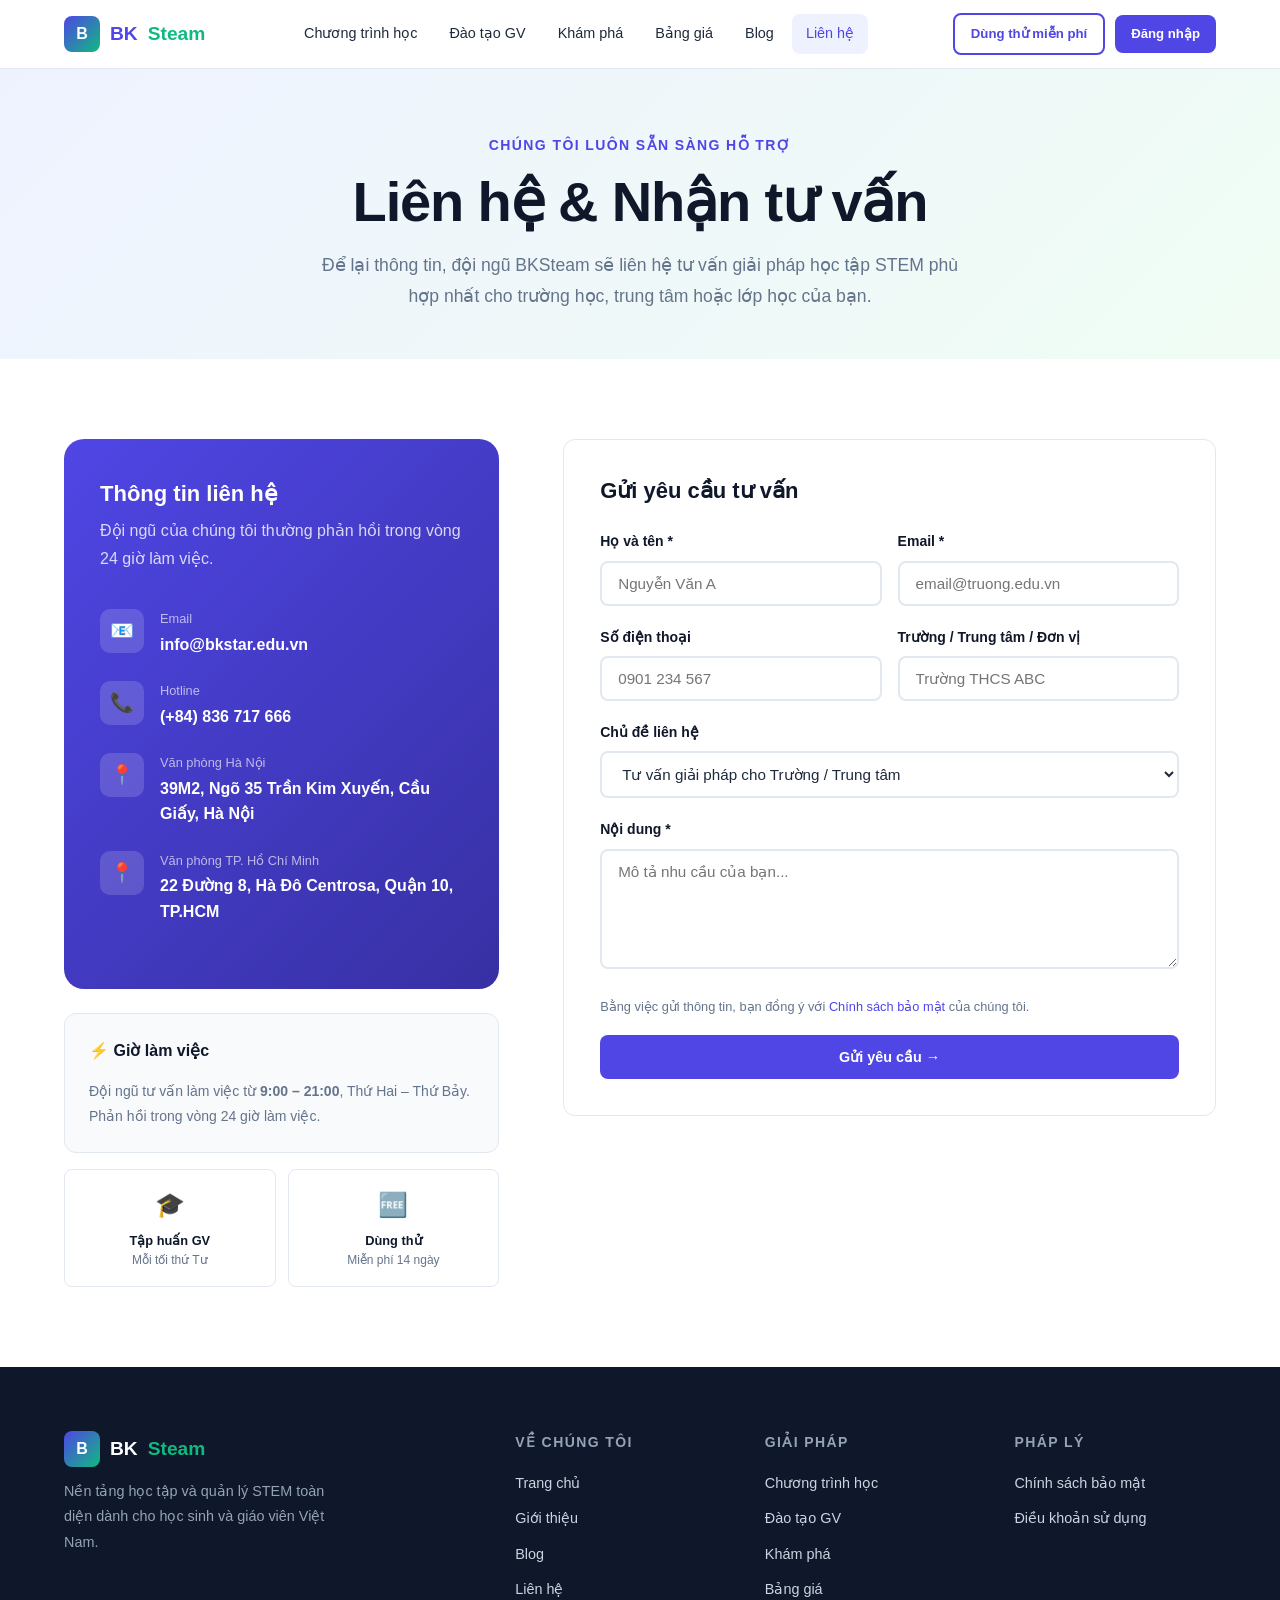
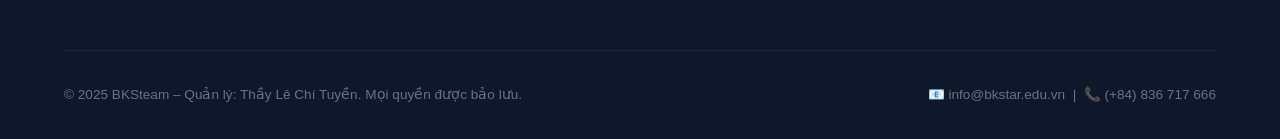
<file: contact.html>
﻿<!DOCTYPE html>
<html lang="vi">
<head>
<meta charset="UTF-8">
<meta name="viewport" content="width=device-width, initial-scale=1.0">
<title>Liên hệ – BKSteam</title>
<link rel="stylesheet" href="css/style.css">
</head>
<body>
<nav class="nav">
  <div class="container nav-inner">
    <a href="index.html" class="nav-logo"><div class="nav-logo-icon">B</div>BK<span>Steam</span></a>
    <div class="nav-links">
      <a href="curriculum.html">Chương trình học</a>
      <a href="teacher-training.html">Đào tạo GV</a>
      <a href="explore.html">Khám phá</a>
      <a href="pricing.html">Bảng giá</a>
      <a href="blog.html">Blog</a>
      <a href="contact.html" class="active">Liên hệ</a>
    </div>
    <div class="nav-cta">
      <a href="contact.html" class="btn btn-outline btn-sm">Dùng thử miễn phí</a>
      <a href="login.html" class="btn btn-primary btn-sm">Đăng nhập</a>
    </div>
    <button class="nav-hamburger"><span></span><span></span><span></span></button>
  </div>
  <div class="nav-mobile">
    <a href="curriculum.html">Chương trình học</a>
    <a href="teacher-training.html">Đào tạo Giáo viên</a>
    <a href="explore.html">Khám phá</a>
    <a href="pricing.html">Bảng giá</a>
    <a href="blog.html">Blog</a>
    <a href="contact.html">Liên hệ</a>
    <a href="contact.html" class="btn btn-primary">Dùng thử miễn phí</a>
  </div>
</nav>

<section class="page-header">
  <div class="container">
    <p style="font-size:.875rem;font-weight:700;color:var(--primary);letter-spacing:.1em;text-transform:uppercase;margin-bottom:12px">Chúng tôi luôn sẵn sàng hỗ trợ</p>
    <h1>Liên hệ &amp; Nhận tư vấn</h1>
    <p>Để lại thông tin, đội ngũ BKSteam sẽ liên hệ tư vấn giải pháp học tập STEM phù hợp nhất cho trường học, trung tâm hoặc lớp học của bạn.</p>
  </div>
</section>

<section class="section">
  <div class="container">
    <div class="contact-grid">
      <!-- Info -->
      <div>
        <div class="contact-info-card">
          <h3>Thông tin liên hệ</h3>
          <p>Đội ngũ của chúng tôi thường phản hồi trong vòng 24 giờ làm việc.</p>
          <div class="contact-info-item">
            <div class="contact-info-icon">📧</div>
            <div>
              <div class="contact-info-label">Email</div>
              <div class="contact-info-value">info@bkstar.edu.vn</div>
            </div>
          </div>
          <div class="contact-info-item">
            <div class="contact-info-icon">📞</div>
            <div>
              <div class="contact-info-label">Hotline</div>
              <div class="contact-info-value">(+84) 836 717 666</div>
            </div>
          </div>
          <div class="contact-info-item">
            <div class="contact-info-icon">📍</div>
            <div>
              <div class="contact-info-label">Văn phòng Hà Nội</div>
              <div class="contact-info-value">39M2, Ngõ 35 Trần Kim Xuyến, Cầu Giấy, Hà Nội</div>
            </div>
          </div>
          <div class="contact-info-item">
            <div class="contact-info-icon">📍</div>
            <div>
              <div class="contact-info-label">Văn phòng TP. Hồ Chí Minh</div>
              <div class="contact-info-value">22 Đường 8, Hà Đô Centrosa, Quận 10, TP.HCM</div>
            </div>
          </div>
        </div>

        <div style="margin-top:24px;padding:24px;background:var(--bg-gray);border-radius:var(--radius);border:1px solid var(--border)">
          <h4 style="color:var(--text-dark);margin-bottom:16px">⚡ Giờ làm việc</h4>
          <p style="font-size:.875rem">Đội ngũ tư vấn làm việc từ <strong>9:00 – 21:00</strong>, Thứ Hai – Thứ Bảy. Phản hồi trong vòng 24 giờ làm việc.</p>
        </div>

        <div style="margin-top:16px;display:grid;grid-template-columns:1fr 1fr;gap:12px">
          <div style="padding:16px;background:#fff;border:1px solid var(--border);border-radius:var(--radius-sm);text-align:center">
            <div style="font-size:1.5rem">🎓</div>
            <div style="font-size:.8rem;font-weight:600;margin-top:6px;color:var(--text-dark)">Tập huấn GV</div>
            <div style="font-size:.75rem;color:var(--text-muted)">Mỗi tối thứ Tư</div>
          </div>
          <div style="padding:16px;background:#fff;border:1px solid var(--border);border-radius:var(--radius-sm);text-align:center">
            <div style="font-size:1.5rem">🆓</div>
            <div style="font-size:.8rem;font-weight:600;margin-top:6px;color:var(--text-dark)">Dùng thử</div>
            <div style="font-size:.75rem;color:var(--text-muted)">Miễn phí 14 ngày</div>
          </div>
        </div>
      </div>

      <!-- Form -->
      <div>
        <div class="card" style="padding:36px">
          <h3 style="color:var(--text-dark);margin-bottom:24px">Gửi yêu cầu tư vấn</h3>
          <form class="contact-form">
            <div class="form-grid">
              <div class="form-group">
                <label>Họ và tên *</label>
                <input type="text" placeholder="Nguyễn Văn A" required>
              </div>
              <div class="form-group">
                <label>Email *</label>
                <input type="email" placeholder="email@truong.edu.vn" required>
              </div>
            </div>
            <div class="form-grid">
              <div class="form-group">
                <label>Số điện thoại</label>
                <input type="tel" placeholder="0901 234 567">
              </div>
              <div class="form-group">
                <label>Trường / Trung tâm / Đơn vị</label>
                <input type="text" placeholder="Trường THCS ABC">
              </div>
            </div>
            <div class="form-group">
              <label>Chủ đề liên hệ</label>
              <select>
                <option>Tư vấn giải pháp cho Trường / Trung tâm</option>
                <option>Đăng ký dùng thử &amp; Demo</option>
                <option>Hợp tác &amp; Đối tác</option>
                <option>Hỗ trợ kỹ thuật</option>
                <option>Khác</option>
              </select>
            </div>
            <div class="form-group">
              <label>Nội dung *</label>
              <textarea placeholder="Mô tả nhu cầu của bạn..." required></textarea>
            </div>
            <p style="font-size:.8rem;color:var(--text-muted);margin-bottom:16px">Bằng việc gửi thông tin, bạn đồng ý với <a href="privacy.html" style="color:var(--primary)">Chính sách bảo mật</a> của chúng tôi.</p>
            <button type="submit" class="btn btn-primary w-full" style="justify-content:center;padding:14px">Gửi yêu cầu →</button>
          </form>
        </div>
      </div>
    </div>
  </div>
</section>

<footer>
  <div class="container">
    <div class="footer-grid">
      <div class="footer-brand"><a href="index.html" class="nav-logo" style="color:#fff"><div class="nav-logo-icon">B</div>BK<span>Steam</span></a><p>Nền tảng học tập và quản lý STEM toàn diện dành cho học sinh và giáo viên Việt Nam.</p></div>
      <div class="footer-col"><h4>VỀ CHÚNG TÔI</h4><ul><li><a href="index.html">Trang chủ</a></li><li><a href="gioi-thieu.html">Giới thiệu</a></li><li><a href="blog.html">Blog</a></li><li><a href="contact.html">Liên hệ</a></li></ul></div>
      <div class="footer-col"><h4>GIẢI PHÁP</h4><ul><li><a href="curriculum.html">Chương trình học</a></li><li><a href="teacher-training.html">Đào tạo GV</a></li><li><a href="explore.html">Khám phá</a></li><li><a href="pricing.html">Bảng giá</a></li></ul></div>
      <div class="footer-col"><h4>PHÁP LÝ</h4><ul><li><a href="privacy.html">Chính sách bảo mật</a></li><li><a href="terms.html">Điều khoản sử dụng</a></li></ul></div>
    </div>
    <div class="footer-bottom"><p>© 2025 BKSteam – Quản lý: Thầy Lê Chí Tuyền. Mọi quyền được bảo lưu.</p><p>📧 info@bkstar.edu.vn &nbsp;|&nbsp; 📞 (+84) 836 717 666</p></div>
  </div>
</footer>
<script src="js/main.js"></script>
</body>
</html>
</file>
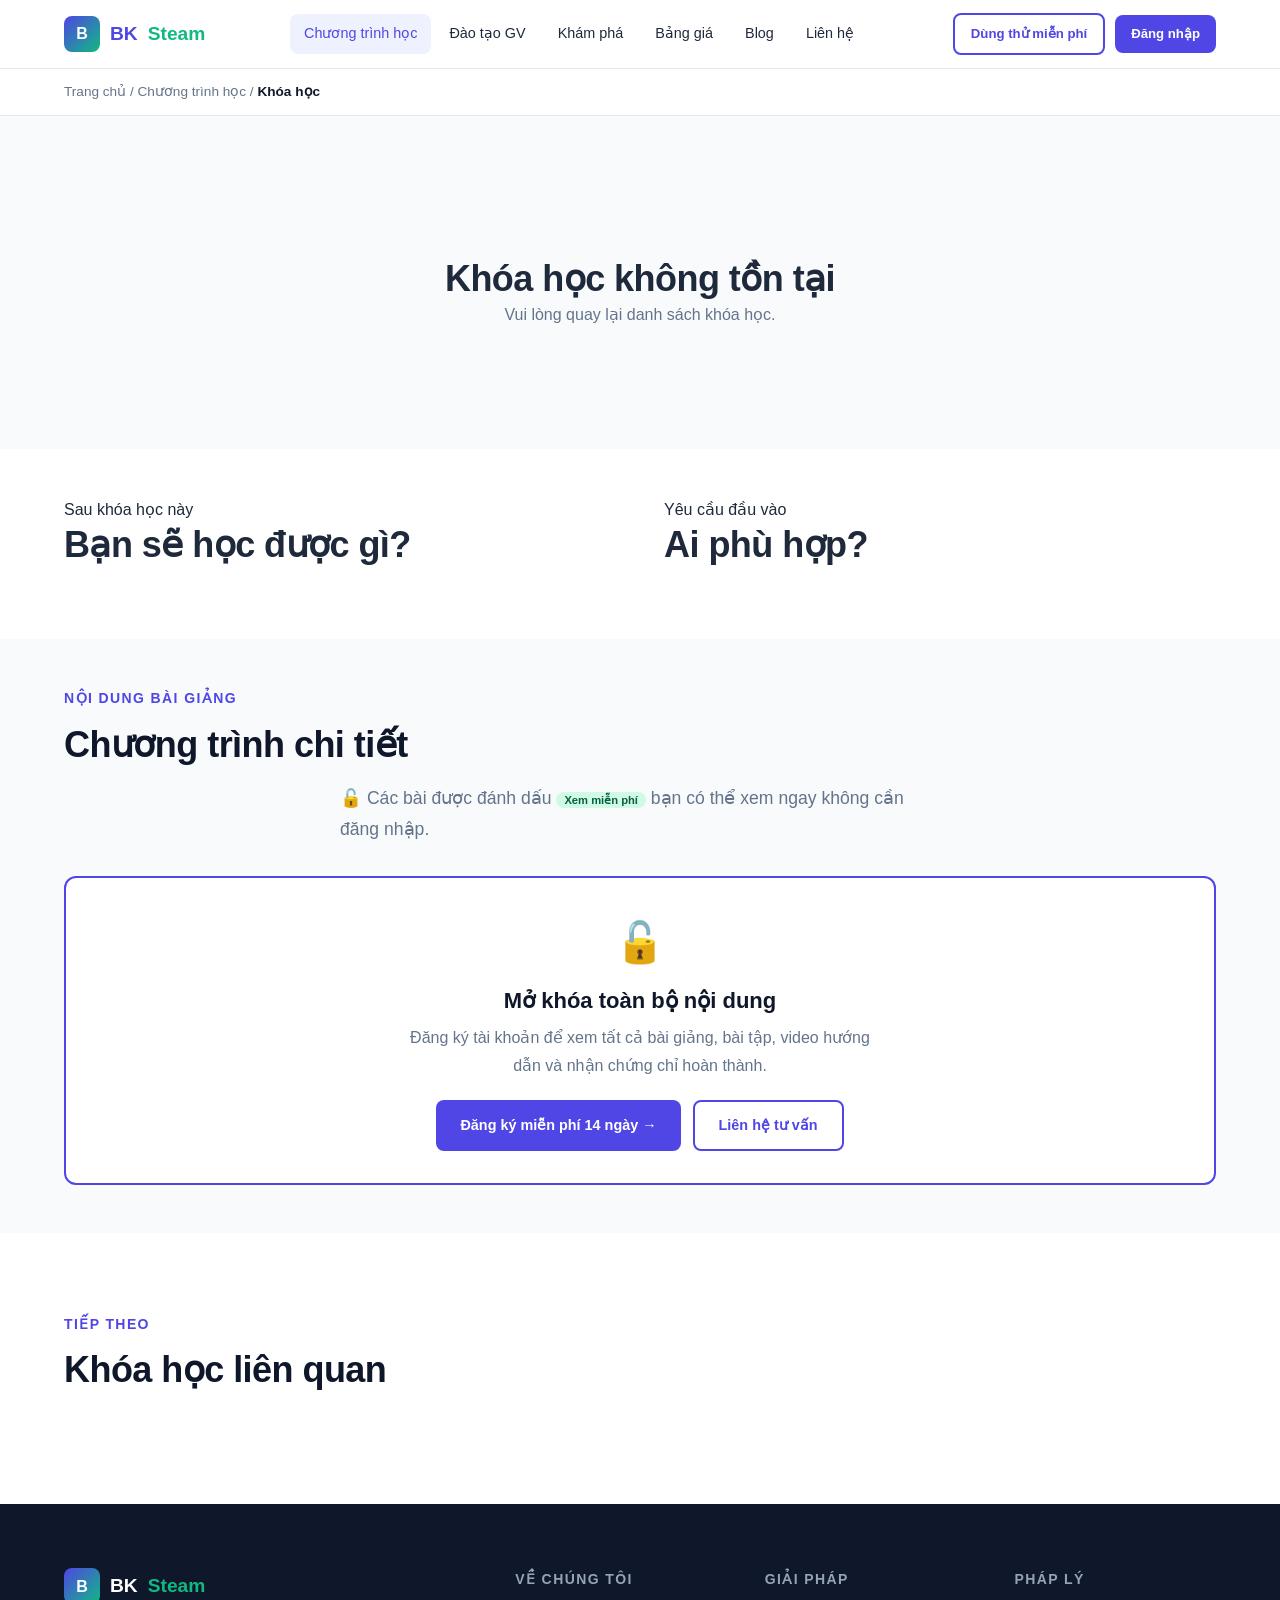
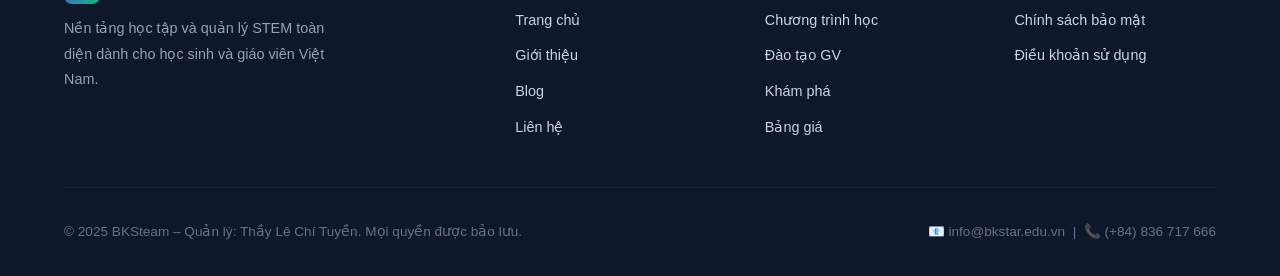
<file: course-detail.html>
<!DOCTYPE html>
<html lang="vi">
<head>
<meta charset="UTF-8">
<meta name="viewport" content="width=device-width, initial-scale=1.0">
<title>Chi tiết Khóa học – BKSteam</title>
<link rel="stylesheet" href="css/style.css">
<style>
/* ---- Course Detail Page Specific Styles ---- */
.course-hero{padding:60px 0 40px;background:var(--bg-gray)}
.course-hero-inner{display:grid;grid-template-columns:1fr 340px;gap:48px;align-items:start}
.course-meta-badges{display:flex;gap:8px;flex-wrap:wrap;margin-bottom:16px}
.course-title{font-size:2rem;font-weight:800;color:var(--text-dark);line-height:1.25;margin-bottom:16px}
.course-desc{color:var(--text-muted);font-size:1rem;line-height:1.7;margin-bottom:24px}
.course-stats{display:flex;gap:24px;flex-wrap:wrap}
.course-stat{display:flex;align-items:center;gap:6px;font-size:.875rem;color:var(--text-muted);font-weight:500}
.course-sidebar{background:#fff;border:1px solid var(--border);border-radius:var(--radius);overflow:hidden;position:sticky;top:80px}
.course-sidebar-img{height:200px;display:flex;align-items:center;justify-content:center;font-size:5rem}
.course-sidebar-body{padding:24px}
.sidebar-cta-note{font-size:.8rem;color:var(--text-muted);text-align:center;margin-top:10px}
.outcomes-list{list-style:none;padding:0;margin:0}
.outcomes-list li{padding:8px 0;border-bottom:1px solid var(--border);display:flex;gap:10px;font-size:.9rem;color:var(--text-muted)}
.outcomes-list li:last-child{border-bottom:none}
.outcomes-list li::before{content:"✓";color:#10B981;font-weight:700;flex-shrink:0}
/* Curriculum */
.curriculum-section{padding:48px 0}
.module-block{border:1px solid var(--border);border-radius:var(--radius);margin-bottom:16px;overflow:hidden}
.module-header{background:var(--bg-gray);padding:16px 20px;display:flex;align-items:center;gap:12px;cursor:pointer;user-select:none}
.module-header:hover{background:#E5E7EB}
.module-header h3{font-size:1rem;font-weight:700;color:var(--text-dark);margin:0;flex:1}
.module-count{font-size:.8rem;color:var(--text-muted);font-weight:500}
.module-toggle{font-size:1rem;color:var(--text-muted);transition:transform .2s}
.module-toggle.open{transform:rotate(180deg)}
.lesson-list{display:none}
.lesson-list.open{display:block}
.lesson-item{padding:14px 20px;border-top:1px solid var(--border);display:flex;align-items:center;gap:12px}
.lesson-item:hover{background:var(--bg-gray)}
.lesson-num{width:28px;height:28px;border-radius:50%;background:var(--bg-gray);display:flex;align-items:center;justify-content:center;font-size:.75rem;font-weight:700;color:var(--text-muted);flex-shrink:0}
.lesson-item.free-lesson .lesson-num{background:#D1FAE5;color:#065F46}
.lesson-info{flex:1}
.lesson-title{font-size:.9rem;font-weight:600;color:var(--text-dark)}
.lesson-meta{font-size:.75rem;color:var(--text-muted);margin-top:2px}
.lesson-badge{font-size:.7rem;padding:2px 8px;border-radius:20px;font-weight:700;flex-shrink:0}
.lesson-badge.free{background:#D1FAE5;color:#065F46}
.lesson-badge.locked{background:#F3F4F6;color:#9CA3AF}
.btn-preview{font-size:.75rem;padding:5px 12px;border-radius:6px;background:var(--primary);color:#fff;border:none;cursor:pointer;flex-shrink:0;text-decoration:none}
/* Lesson Content Modal */
.lesson-preview{background:#FFFBEB;border:2px solid #FCD34D;border-radius:var(--radius);margin:0 20px 20px;padding:20px;display:none}
.lesson-preview.active{display:block}
.lesson-preview h4{color:var(--text-dark);font-size:1rem;margin-bottom:10px}
.lesson-preview .intro{color:var(--text-muted);font-size:.875rem;line-height:1.6;margin-bottom:16px;padding-bottom:16px;border-bottom:1px solid #FCD34D}
.steps-list{display:flex;flex-direction:column;gap:12px}
.step-item{display:flex;gap:12px}
.step-num{width:28px;height:28px;border-radius:50%;background:var(--primary);color:#fff;display:flex;align-items:center;justify-content:center;font-size:.75rem;font-weight:700;flex-shrink:0;margin-top:2px}
.step-content h5{font-size:.875rem;font-weight:700;color:var(--text-dark);margin:0 0 4px}
.step-content p{font-size:.825rem;color:var(--text-muted);margin:0;line-height:1.5}
.lesson-tip{background:#EFF6FF;border-left:3px solid #3B82F6;padding:10px 14px;border-radius:0 var(--radius-sm) var(--radius-sm) 0;font-size:.825rem;color:#1E40AF;margin-top:14px;line-height:1.5}
/* Locked overlay */
.locked-msg{background:var(--bg-gray);border:1px dashed var(--border);border-radius:var(--radius-sm);padding:24px;text-align:center;margin:0 20px 20px}
.locked-msg .lock-icon{font-size:2rem;margin-bottom:8px}
.locked-msg p{font-size:.875rem;color:var(--text-muted);margin-bottom:14px}
/* Related courses */
.related-grid{display:grid;grid-template-columns:repeat(3,1fr);gap:20px}
@media(max-width:900px){
  .course-hero-inner{grid-template-columns:1fr}
  .course-sidebar{position:static}
  .related-grid{grid-template-columns:1fr 1fr}
}
@media(max-width:600px){
  .related-grid{grid-template-columns:1fr}
  .course-title{font-size:1.5rem}
}
</style>
</head>
<body>

<nav class="nav">
  <div class="container nav-inner">
    <a href="index.html" class="nav-logo"><div class="nav-logo-icon">B</div>BK<span>Steam</span></a>
    <div class="nav-links">
      <a href="curriculum.html" class="active">Chương trình học</a>
      <a href="teacher-training.html">Đào tạo GV</a>
      <a href="explore.html">Khám phá</a>
      <a href="pricing.html">Bảng giá</a>
      <a href="blog.html">Blog</a>
      <a href="contact.html">Liên hệ</a>
    </div>
    <div class="nav-cta">
      <a href="contact.html" class="btn btn-outline btn-sm">Dùng thử miễn phí</a>
      <a href="login.html" class="btn btn-primary btn-sm">Đăng nhập</a>
    </div>
    <button class="nav-hamburger"><span></span><span></span><span></span></button>
  </div>
  <div class="nav-mobile">
    <a href="curriculum.html">Chương trình học</a>
    <a href="teacher-training.html">Đào tạo Giáo viên</a>
    <a href="explore.html">Khám phá</a>
    <a href="pricing.html">Bảng giá</a>
    <a href="blog.html">Blog</a>
    <a href="contact.html">Liên hệ</a>
    <a href="contact.html" class="btn btn-primary">Dùng thử miễn phí</a>
  </div>
</nav>

<!-- Breadcrumb -->
<div style="background:#fff;border-bottom:1px solid var(--border);padding:12px 0">
  <div class="container" style="font-size:.85rem;color:var(--text-muted)">
    <a href="index.html" style="color:var(--text-muted)">Trang chủ</a> /
    <a href="curriculum.html" style="color:var(--text-muted)">Chương trình học</a> /
    <span id="breadcrumb-title" style="color:var(--text-dark);font-weight:600">Khóa học</span>
  </div>
</div>

<!-- Course Hero -->
<section class="course-hero">
  <div class="container">
    <div class="course-hero-inner">
      <div>
        <div class="course-meta-badges" id="course-badges"></div>
        <h1 class="course-title" id="course-title">Đang tải...</h1>
        <p class="course-desc" id="course-desc"></p>
        <div class="course-stats" id="course-stats"></div>
      </div>
      <div class="course-sidebar">
        <div class="course-sidebar-img" id="sidebar-img" style="font-size:5rem">📚</div>
        <div class="course-sidebar-body">
          <div style="font-size:1.4rem;font-weight:800;color:var(--text-dark);margin-bottom:4px">Xem trước miễn phí</div>
          <div style="font-size:.85rem;color:var(--text-muted);margin-bottom:20px">2–3 bài đầu không cần đăng ký</div>
          <a href="login.html" class="btn btn-primary w-full" style="justify-content:center;padding:14px;font-size:1rem">Đăng ký để xem tất cả →</a>
          <p class="sidebar-cta-note">Dùng thử miễn phí 14 ngày · Không cần thẻ tín dụng</p>
          <div style="border-top:1px solid var(--border);margin:16px 0;padding-top:16px">
            <div style="font-size:.8rem;font-weight:700;color:var(--text-dark);margin-bottom:8px">Khóa học bao gồm:</div>
            <div id="sidebar-includes"></div>
          </div>
        </div>
      </div>
    </div>
  </div>
</section>

<!-- Outcomes -->
<section class="section" style="padding:48px 0">
  <div class="container">
    <div style="display:grid;grid-template-columns:1fr 1fr;gap:48px;align-items:start">
      <div>
        <div class="label">Sau khóa học này</div>
        <h2 style="margin-bottom:24px">Bạn sẽ học được gì?</h2>
        <ul class="outcomes-list" id="outcomes-list"></ul>
      </div>
      <div>
        <div class="label">Yêu cầu đầu vào</div>
        <h2 style="margin-bottom:24px">Ai phù hợp?</h2>
        <div id="prerequisites" style="color:var(--text-muted);font-size:.9rem;line-height:1.7"></div>
      </div>
    </div>
  </div>
</section>

<!-- Curriculum -->
<section class="curriculum-section" style="background:var(--bg-gray)">
  <div class="container">
    <div class="section-header" style="text-align:left;margin-bottom:32px">
      <div class="label">Nội dung bài giảng</div>
      <h2>Chương trình chi tiết <span id="sessions-count" style="font-size:1rem;font-weight:500;color:var(--text-muted)"></span></h2>
      <p style="color:var(--text-muted)">🔓 Các bài được đánh dấu <span class="lesson-badge free">Xem miễn phí</span> bạn có thể xem ngay không cần đăng nhập.</p>
    </div>
    <div id="curriculum-list"></div>

    <!-- Locked CTA -->
    <div style="background:#fff;border:2px solid var(--primary);border-radius:var(--radius);padding:32px;text-align:center;margin-top:32px">
      <div style="font-size:2.5rem;margin-bottom:12px">🔓</div>
      <h3 style="color:var(--text-dark);margin-bottom:8px">Mở khóa toàn bộ nội dung</h3>
      <p style="color:var(--text-muted);max-width:480px;margin:0 auto 20px">Đăng ký tài khoản để xem tất cả bài giảng, bài tập, video hướng dẫn và nhận chứng chỉ hoàn thành.</p>
      <div style="display:flex;gap:12px;justify-content:center;flex-wrap:wrap">
        <a href="login.html" class="btn btn-primary">Đăng ký miễn phí 14 ngày →</a>
        <a href="contact.html" class="btn btn-outline">Liên hệ tư vấn</a>
      </div>
    </div>
  </div>
</section>

<!-- Related Courses -->
<section class="section">
  <div class="container">
    <div class="section-header" style="text-align:left;margin-bottom:32px">
      <div class="label">Tiếp theo</div>
      <h2>Khóa học liên quan</h2>
    </div>
    <div class="related-grid" id="related-courses"></div>
  </div>
</section>

<footer>
  <div class="container">
    <div class="footer-grid">
      <div class="footer-brand"><a href="index.html" class="nav-logo" style="color:#fff"><div class="nav-logo-icon">B</div>BK<span>Steam</span></a><p>Nền tảng học tập và quản lý STEM toàn diện dành cho học sinh và giáo viên Việt Nam.</p></div>
      <div class="footer-col"><h4>VỀ CHÚNG TÔI</h4><ul><li><a href="index.html">Trang chủ</a></li><li><a href="gioi-thieu.html">Giới thiệu</a></li><li><a href="blog.html">Blog</a></li><li><a href="contact.html">Liên hệ</a></li></ul></div>
      <div class="footer-col"><h4>GIẢI PHÁP</h4><ul><li><a href="curriculum.html">Chương trình học</a></li><li><a href="teacher-training.html">Đào tạo GV</a></li><li><a href="explore.html">Khám phá</a></li><li><a href="pricing.html">Bảng giá</a></li></ul></div>
      <div class="footer-col"><h4>PHÁP LÝ</h4><ul><li><a href="privacy.html">Chính sách bảo mật</a></li><li><a href="terms.html">Điều khoản sử dụng</a></li></ul></div>
    </div>
    <div class="footer-bottom"><p>© 2025 BKSteam – Quản lý: Thầy Lê Chí Tuyền. Mọi quyền được bảo lưu.</p><p>📧 info@bkstar.edu.vn &nbsp;|&nbsp; 📞 (+84) 836 717 666</p></div>
  </div>
</footer>

<script src="js/courses-data.js"></script>
<script src="js/main.js"></script>
<script>
(function() {
  const params = new URLSearchParams(window.location.search);
  const courseId = params.get('id');
  const course = courseId ? getCourse(courseId) : null;

  if (!course) {
    document.querySelector('.course-hero').innerHTML = '<div class="container" style="padding:80px 0;text-align:center"><h2>Khóa học không tồn tại</h2><p>Vui lòng <a href="curriculum.html">quay lại danh sách khóa học</a>.</p></div>';
    return;
  }

  document.title = course.title + ' – BKSteam';
  document.getElementById('breadcrumb-title').textContent = course.title;

  // Badges
  const badgesEl = document.getElementById('course-badges');
  const levelColor = course.level === 'Dễ' ? 'badge-easy' : course.level === 'Trung bình' ? 'badge-medium' : 'badge-hard';
  badgesEl.innerHTML = `
    <span class="badge badge-primary">${course.subject === 'lap-trinh' ? '💻 Lập trình' : course.subject === 'robotics' ? '🤖 Robotics' : course.subject === 'ai-iot' ? '🌐 AI & IoT' : course.subject === 'thiet-ke-3d' ? '🎨 Thiết kế 3D' : '🔬 Khoa học'}</span>
    <span class="badge ${levelColor}">${course.level}</span>
    <span class="badge badge-gray">📚 ${course.grade}</span>
  `;

  document.getElementById('course-title').textContent = course.title;
  document.getElementById('course-desc').textContent = course.description;

  // Stats
  const stats = [
    {icon:'⏱', text: course.sessions + ' tiết học'},
    {icon:'🔧', text: course.tool},
    {icon:'👦', text: course.grade},
    {icon:'📊', text: 'Độ khó: ' + course.level},
  ];
  document.getElementById('course-stats').innerHTML = stats.map(s =>
    `<div class="course-stat"><span>${s.icon}</span><span>${s.text}</span></div>`
  ).join('');

  // Sidebar img
  const imgEl = document.getElementById('sidebar-img');
  imgEl.innerHTML = `<img src="${course.img}" alt="${course.title}" style="width:100%;height:200px;object-fit:cover">`;

  // Sidebar includes
  document.getElementById('sidebar-includes').innerHTML = [
    '✅ ' + course.sessions + ' bài giảng chi tiết',
    '✅ Giáo án + Slide bài dạy',
    '✅ Video hướng dẫn từng bước',
    '✅ Bài tập thực hành tương tác',
    '✅ Chứng chỉ hoàn thành',
    '✅ Hỗ trợ kỹ thuật 24/7',
  ].map(i => `<div style="font-size:.8rem;color:var(--text-muted);padding:3px 0">${i}</div>`).join('');

  // Outcomes
  document.getElementById('outcomes-list').innerHTML = course.outcomes
    .map(o => `<li>${o}</li>`).join('');

  // Prerequisites
  const prereqMap = {
    'lap-trinh': 'Không yêu cầu kiến thức trước. Học sinh biết sử dụng máy tính/máy tính bảng là đủ.',
    'robotics': 'Học sinh đã học Lập trình Scratch hoặc Robot Rio cơ bản (ưu tiên). Không bắt buộc.',
    'ai-iot': 'Học sinh đã có kiến thức lập trình block-code cơ bản. Giáo viên hướng dẫn tận nơi.',
    'thiet-ke-3d': 'Không yêu cầu. Chỉ cần máy tính có trình duyệt Chrome/Firefox và kết nối internet.',
    'khoa-hoc': 'Không yêu cầu kiến thức đặc biệt. Phù hợp với mọi học sinh yêu thích khám phá khoa học.',
  };
  document.getElementById('prerequisites').innerHTML = `
    <p>${prereqMap[course.subject] || 'Không yêu cầu kiến thức đặc biệt.'}</p>
    <p style="margin-top:12px"><strong>Thiết bị cần có:</strong><br>
    ${course.tool.includes('Tablet') ? 'Máy tính bảng (iPad hoặc Android tablet)' : 'Máy tính hoặc laptop có kết nối internet'}. ${course.tool.includes('Kit') || course.tool.includes('Arduino') ? '<br>Bộ Kit phần cứng (nhà trường/trung tâm cung cấp).' : ''}
    </p>
  `;

  // Sessions count
  const totalLessons = course.modules.reduce((sum, m) => sum + m.lessons.length, 0);
  document.getElementById('sessions-count').textContent = `(${course.modules.length} module · ${totalLessons} bài)`;

  // Curriculum
  const currEl = document.getElementById('curriculum-list');
  let lessonGlobalIdx = 0;
  course.modules.forEach((mod, mIdx) => {
    const modEl = document.createElement('div');
    modEl.className = 'module-block';
    const freeLessons = mod.lessons.filter(l => l.free).length;
    modEl.innerHTML = `
      <div class="module-header" onclick="toggleModule(this)">
        <span style="font-size:1.2rem">${mIdx === 0 ? '🔓' : '📁'}</span>
        <h3>${mod.name}</h3>
        <span class="module-count">${mod.lessons.length} bài${freeLessons > 0 ? ' · ' + freeLessons + ' xem miễn phí' : ''}</span>
        <span class="module-toggle ${mIdx === 0 ? 'open' : ''}">▼</span>
      </div>
      <div class="lesson-list ${mIdx === 0 ? 'open' : ''}">
        ${mod.lessons.map((lesson, lIdx) => {
          const gIdx = lessonGlobalIdx++;
          const previewId = `preview-${mIdx}-${lIdx}`;
          return `
          <div class="lesson-item ${lesson.free ? 'free-lesson' : ''}">
            <div class="lesson-num">${gIdx + 1}</div>
            <div class="lesson-info">
              <div class="lesson-title">${lesson.title}</div>
              <div class="lesson-meta">⏱ ${lesson.duration || '45 phút'}</div>
            </div>
            ${lesson.free
              ? `<span class="lesson-badge free">Xem miễn phí</span>
                 <button class="btn-preview" onclick="togglePreview('${previewId}', this)">Xem bài</button>`
              : `<span class="lesson-badge locked">🔒 Cần đăng ký</span>`
            }
          </div>
          ${lesson.free && lesson.content ? `
          <div class="lesson-preview" id="${previewId}">
            <h4>📖 ${lesson.title}</h4>
            <p class="intro">${lesson.content.intro}</p>
            <div class="steps-list">
              ${lesson.content.steps.map(s => `
              <div class="step-item">
                <div class="step-num">${s.step}</div>
                <div class="step-content">
                  <h5>${s.title}</h5>
                  <p>${s.desc}</p>
                </div>
              </div>`).join('')}
            </div>
            ${lesson.content.tip ? `<div class="lesson-tip">${lesson.content.tip}</div>` : ''}
            <div style="margin-top:16px;padding-top:16px;border-top:1px solid #FCD34D;text-align:center">
              <p style="font-size:.85rem;color:var(--text-muted);margin-bottom:10px">Muốn xem các bài tiếp theo?</p>
              <a href="login.html" class="btn btn-primary btn-sm">Đăng ký để mở khóa toàn bộ →</a>
            </div>
          </div>` : lesson.free ? `
          <div class="locked-msg" id="${previewId}">
            <div class="lock-icon">📝</div>
            <p>Nội dung bài học đang được cập nhật</p>
          </div>` : `
          <div class="locked-msg" id="${previewId}" style="display:none">
            <div class="lock-icon">🔒</div>
            <p>Bài học này yêu cầu đăng nhập để xem</p>
            <a href="login.html" class="btn btn-primary btn-sm">Đăng ký miễn phí →</a>
          </div>`}
        `}).join('')}
      </div>
    `;
    currEl.appendChild(modEl);
  });

  // Related courses
  const allCourses = getAllCourses().filter(c => c.id !== courseId).slice(0, 3);
  document.getElementById('related-courses').innerHTML = allCourses.map(c => `
    <div class="course-card">
      <div class="course-card-header" style="background:${c.color}">
        <div style="font-size:2.5rem">${c.emoji}</div>
      </div>
      <div class="course-card-body">
        <div class="course-card-tags">
          <span class="badge badge-primary" style="font-size:.7rem">${c.grade.split('(')[0].trim()}</span>
          <span class="badge badge-gray" style="font-size:.7rem">${c.sessions} tiết</span>
        </div>
        <h3 style="font-size:.95rem">${c.title}</h3>
        <div class="course-card-meta">
          <span>⏱ ${c.sessions} tiết</span>
          <span>🔧 ${c.tool.split('/')[0].trim()}</span>
        </div>
        <a href="course-detail.html?id=${c.id}" class="btn btn-outline btn-sm w-full" style="justify-content:center;margin-top:14px">Xem chi tiết</a>
      </div>
    </div>
  `).join('');
})();

function toggleModule(header) {
  const list = header.nextElementSibling;
  const toggle = header.querySelector('.module-toggle');
  list.classList.toggle('open');
  toggle.classList.toggle('open');
}

function togglePreview(id, btn) {
  const el = document.getElementById(id);
  const isOpen = el.style.display === 'block';
  el.style.display = isOpen ? 'none' : 'block';
  btn.textContent = isOpen ? 'Xem bài' : 'Thu gọn';
}
</script>
</body>
</html>
</file>
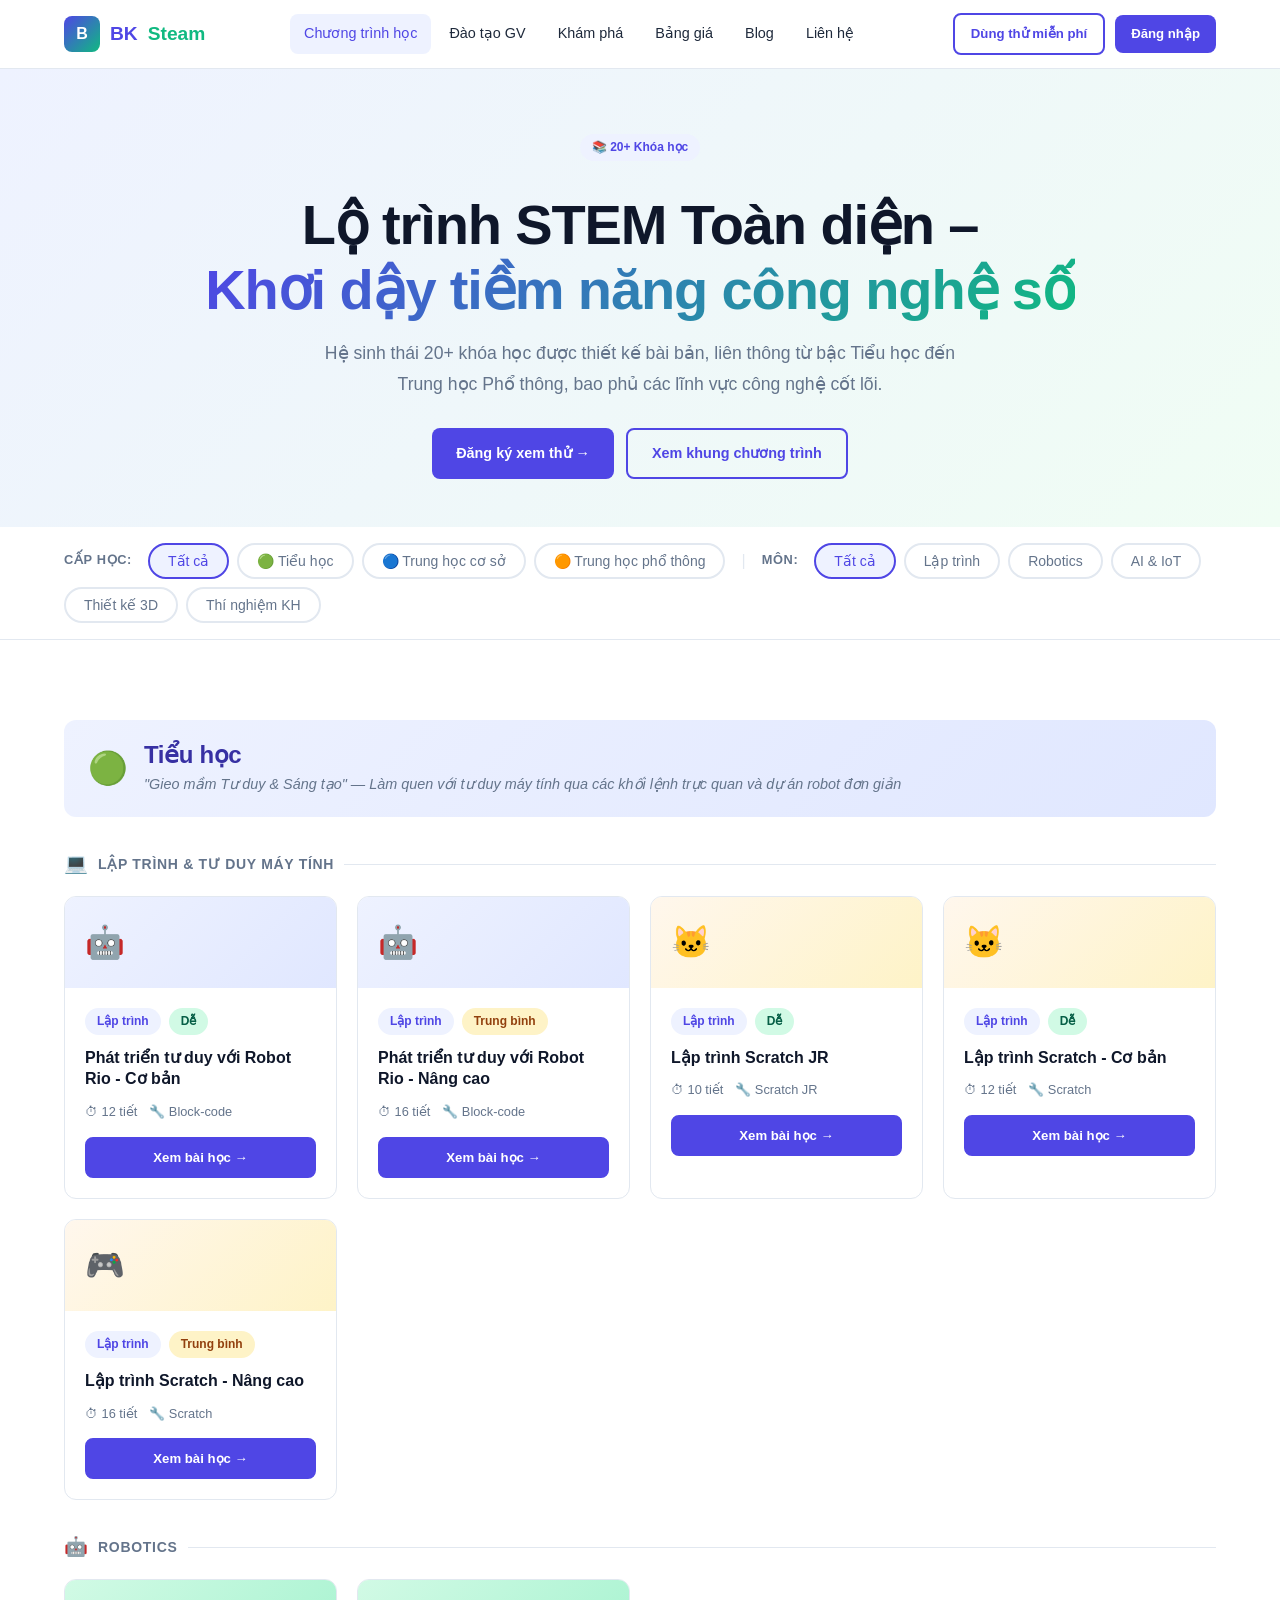
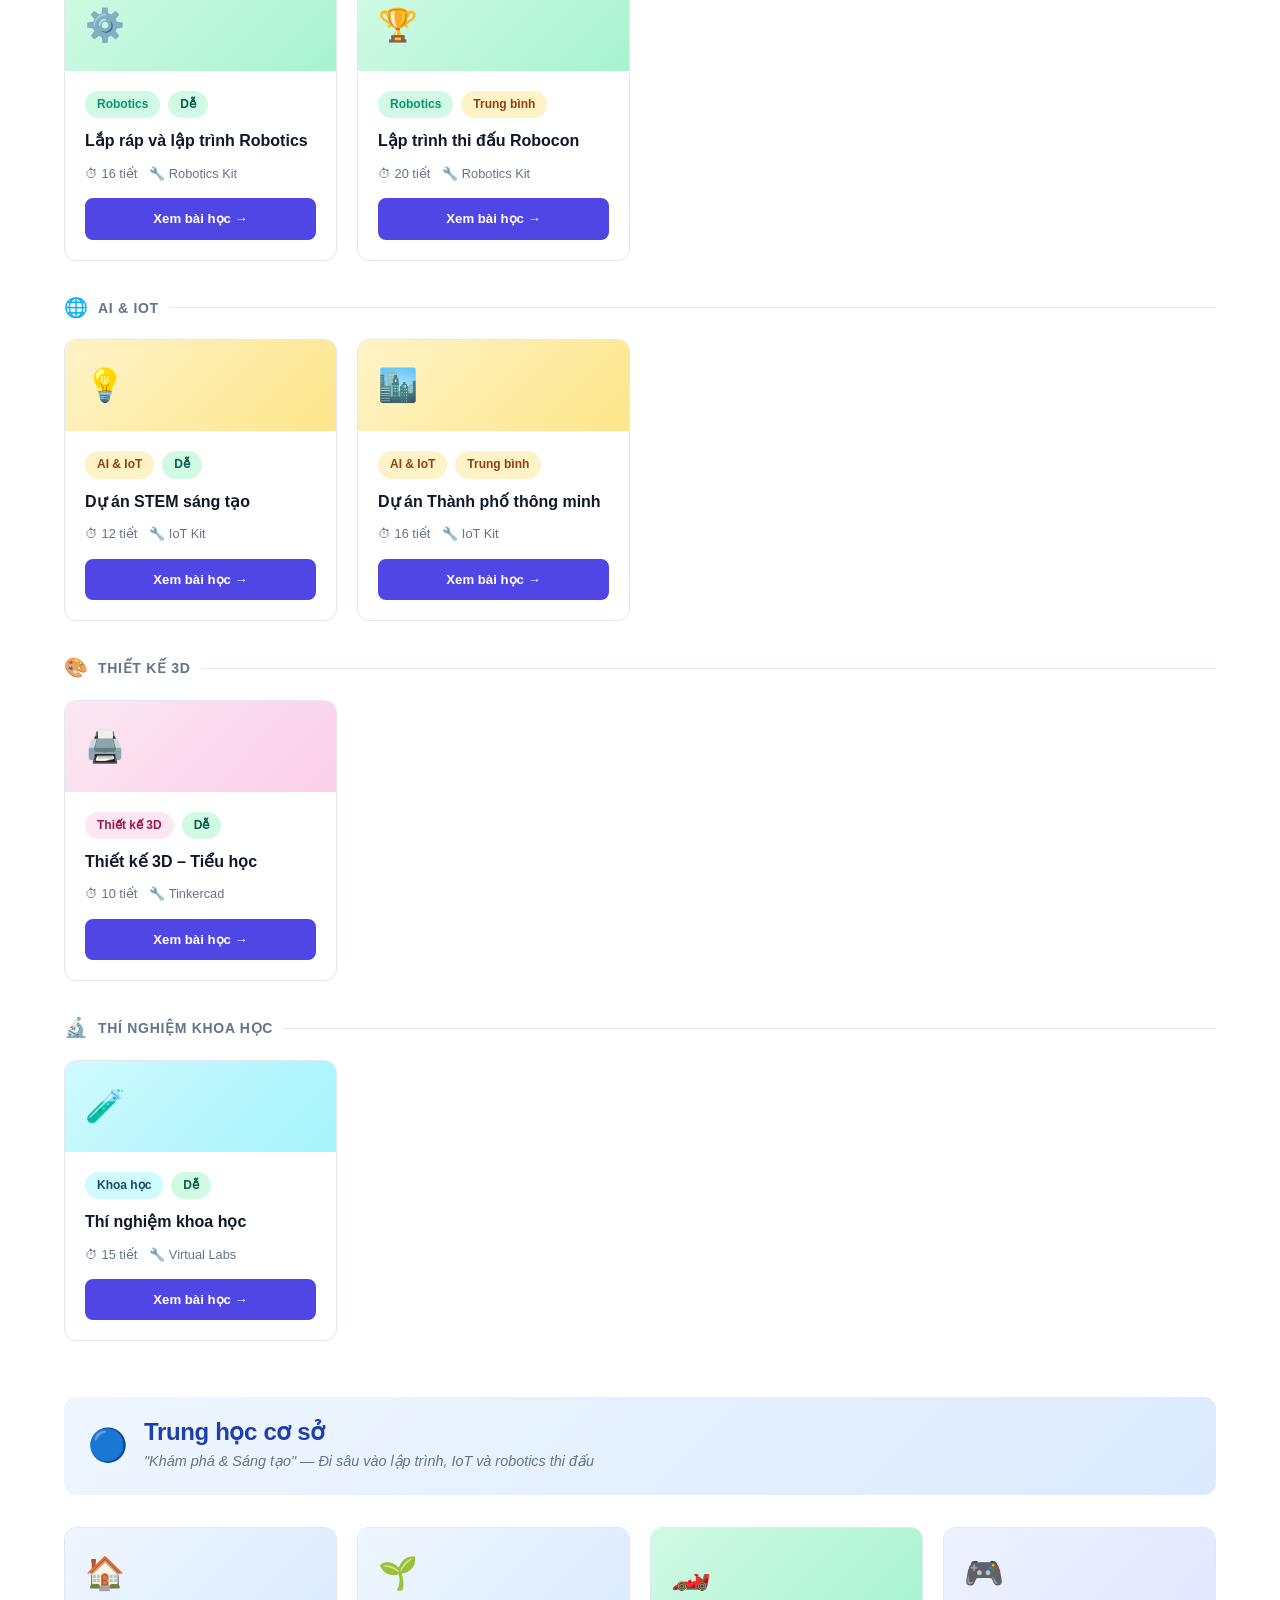
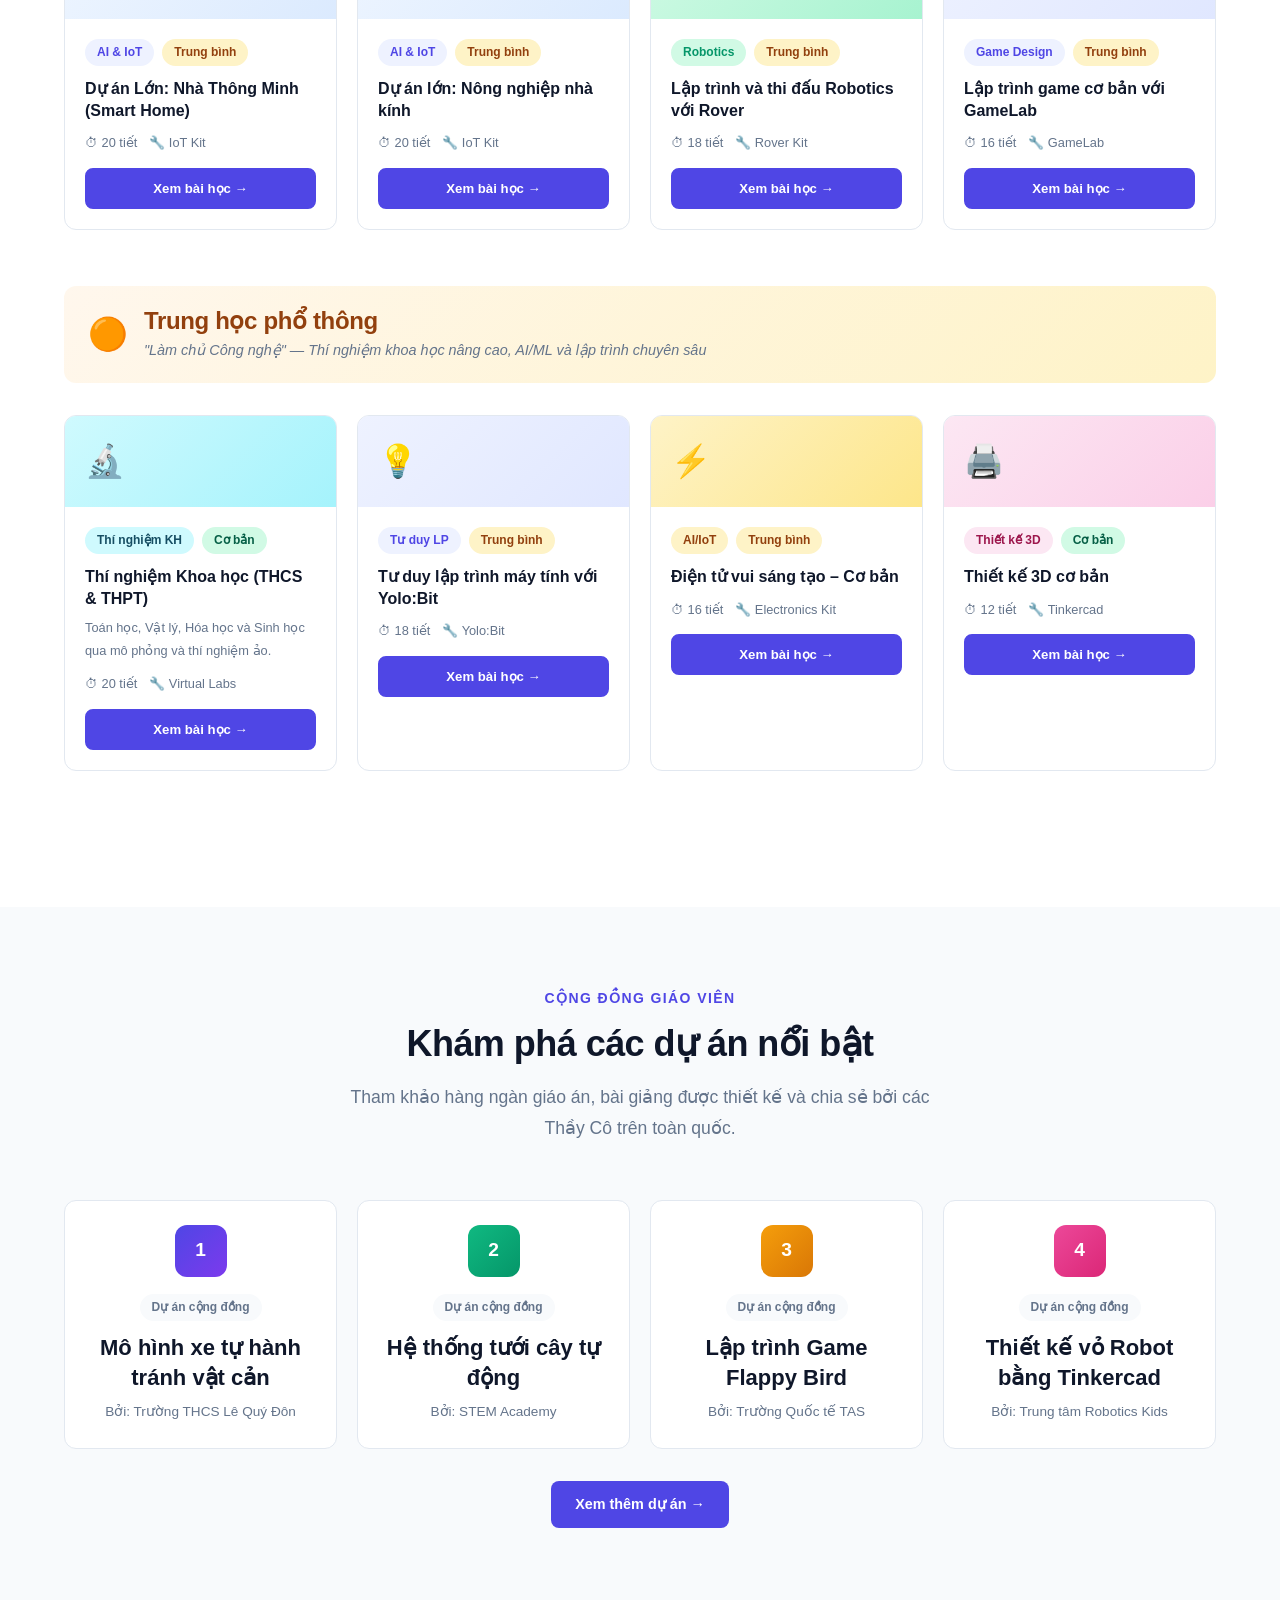
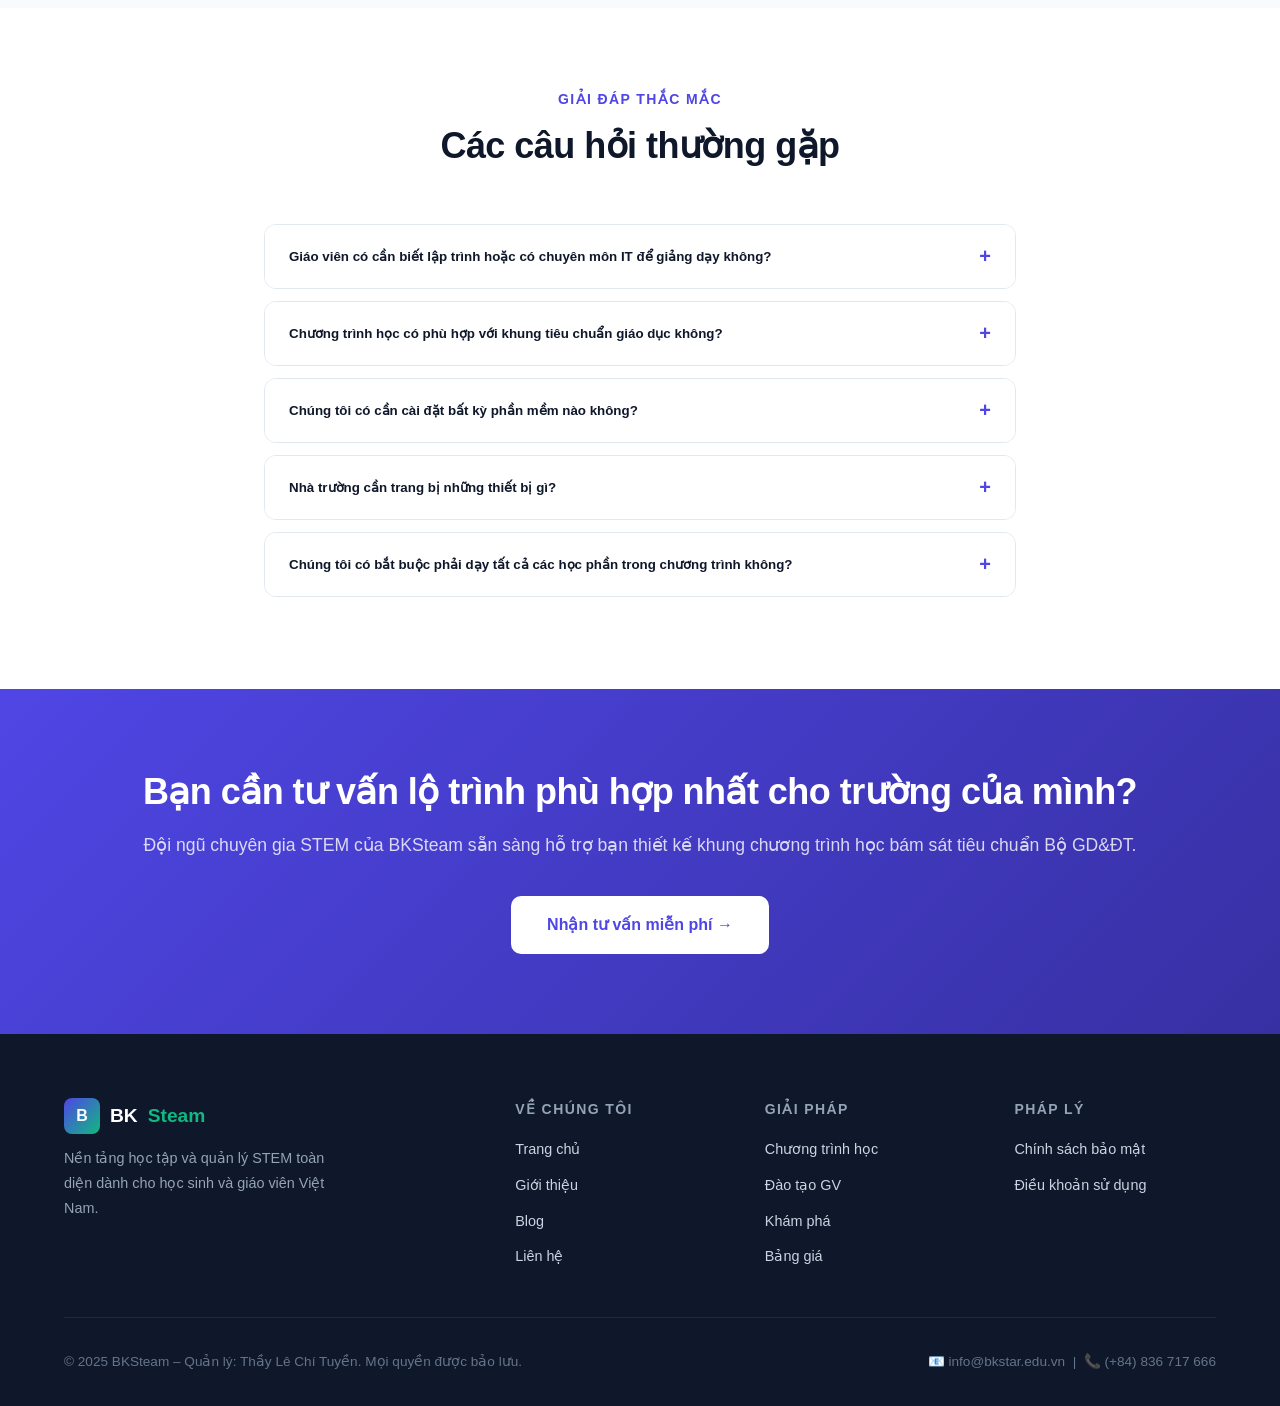
<file: curriculum.html>
﻿<!DOCTYPE html>
<html lang="vi">
<head>
<meta charset="UTF-8">
<meta name="viewport" content="width=device-width, initial-scale=1.0">
<title>Chương trình học – BKSteam</title>
<meta name="description" content="Hệ sinh thái 20+ khóa học STEM được thiết kế bài bản, liên thông từ Tiểu học đến THPT.">
<link rel="stylesheet" href="css/style.css">
</head>
<body>

<nav class="nav">
  <div class="container nav-inner">
    <a href="index.html" class="nav-logo"><div class="nav-logo-icon">B</div>BK<span>Steam</span></a>
    <div class="nav-links">
      <a href="curriculum.html" class="active">Chương trình học</a>
      <a href="teacher-training.html">Đào tạo GV</a>
      <a href="explore.html">Khám phá</a>
      <a href="pricing.html">Bảng giá</a>
      <a href="blog.html">Blog</a>
      <a href="contact.html">Liên hệ</a>
    </div>
    <div class="nav-cta">
      <a href="contact.html" class="btn btn-outline btn-sm">Dùng thử miễn phí</a>
      <a href="login.html" class="btn btn-primary btn-sm">Đăng nhập</a>
    </div>
    <button class="nav-hamburger"><span></span><span></span><span></span></button>
  </div>
  <div class="nav-mobile">
    <a href="curriculum.html">Chương trình học</a>
    <a href="teacher-training.html">Đào tạo Giáo viên</a>
    <a href="explore.html">Khám phá</a>
    <a href="pricing.html">Bảng giá</a>
    <a href="blog.html">Blog</a>
    <a href="contact.html">Liên hệ</a>
    <a href="contact.html" class="btn btn-primary">Dùng thử miễn phí</a>
  </div>
</nav>

<!-- HERO -->
<section class="page-header">
  <div class="container">
    <span class="badge badge-primary">📚 20+ Khóa học</span>
    <h1 style="margin-top:16px">Lộ trình STEM Toàn diện –<br><span style="background:linear-gradient(135deg,#4F46E5,#10B981);-webkit-background-clip:text;-webkit-text-fill-color:transparent;background-clip:text">Khơi dậy tiềm năng công nghệ số</span></h1>
    <p>Hệ sinh thái 20+ khóa học được thiết kế bài bản, liên thông từ bậc Tiểu học đến Trung học Phổ thông, bao phủ các lĩnh vực công nghệ cốt lõi.</p>
    <div style="display:flex;gap:12px;justify-content:center;flex-wrap:wrap;margin-top:28px">
      <a href="contact.html" class="btn btn-primary">Đăng ký xem thử →</a>
      <a href="#curriculum" class="btn btn-outline">Xem khung chương trình</a>
    </div>
  </div>
</section>

<!-- GRADE TABS -->
<div style="background:#fff;border-bottom:1px solid var(--border);position:sticky;top:68px;z-index:100;padding:16px 0">
  <div class="container" style="display:flex;gap:8px;align-items:center;flex-wrap:wrap">
    <span style="font-size:.8rem;font-weight:700;color:var(--text-muted);text-transform:uppercase;letter-spacing:.05em;margin-right:8px">Cấp học:</span>
    <button class="grade-tab subject-tab active" data-grade="all">Tất cả</button>
    <button class="grade-tab subject-tab" data-grade="tieuhoc">🟢 Tiểu học</button>
    <button class="grade-tab subject-tab" data-grade="thcs">🔵 Trung học cơ sở</button>
    <button class="grade-tab subject-tab" data-grade="thpt">🟠 Trung học phổ thông</button>
    <span style="margin:0 8px;color:var(--border)">|</span>
    <span style="font-size:.8rem;font-weight:700;color:var(--text-muted);text-transform:uppercase;letter-spacing:.05em;margin-right:8px">Môn:</span>
    <button class="subject-tab active" data-filter="all">Tất cả</button>
    <button class="subject-tab" data-filter="lap-trinh">Lập trình</button>
    <button class="subject-tab" data-filter="robotics">Robotics</button>
    <button class="subject-tab" data-filter="ai-iot">AI & IoT</button>
    <button class="subject-tab" data-filter="thiet-ke-3d">Thiết kế 3D</button>
    <button class="subject-tab" data-filter="khoa-hoc">Thí nghiệm KH</button>
  </div>
</div>

<section class="section" id="curriculum">
<div class="container">

<!-- TIỂU HỌC -->
<div class="grade-section" data-grade="tieuhoc">
  <div class="grade-header">
    <div class="grade-emoji">🟢</div>
    <div>
      <h2>Tiểu học</h2>
      <p>"Gieo mầm Tư duy & Sáng tạo" — Làm quen với tư duy máy tính qua các khối lệnh trực quan và dự án robot đơn giản</p>
    </div>
  </div>

  <!-- Lập trình -->
  <div class="subject-group" id="lap-trinh">
    <div class="subject-group-header">
      <span style="font-size:1.2rem">💻</span>
      <h4>Lập trình & Tư duy máy tính</h4>
    </div>
    <div class="grid-4">
      <div class="course-card" data-subject="lap-trinh">
        <div class="course-card-header" style="background:linear-gradient(135deg,#EEF2FF,#E0E7FF)">
          <div style="font-size:2rem">🤖</div>
        </div>
        <div class="course-card-body">
          <div class="course-card-tags">
            <span class="badge badge-primary">Lập trình</span>
            <span class="badge badge-easy">Dễ</span>
          </div>
          <h3>Phát triển tư duy với Robot Rio - Cơ bản</h3>
          <div class="course-card-meta">
            <span>⏱ 12 tiết</span>
            <span>🔧 Block-code</span>
          </div>
          <a href="contact.html" class="btn btn-outline btn-sm w-full" style="justify-content:center;margin-top:14px">Xem chi tiết</a>
        </div>
      </div>
      <div class="course-card" data-subject="lap-trinh">
        <div class="course-card-header" style="background:linear-gradient(135deg,#EEF2FF,#E0E7FF)">
          <div style="font-size:2rem">🤖</div>
        </div>
        <div class="course-card-body">
          <div class="course-card-tags">
            <span class="badge badge-primary">Lập trình</span>
            <span class="badge badge-medium">Trung bình</span>
          </div>
          <h3>Phát triển tư duy với Robot Rio - Nâng cao</h3>
          <div class="course-card-meta">
            <span>⏱ 16 tiết</span>
            <span>🔧 Block-code</span>
          </div>
          <a href="contact.html" class="btn btn-outline btn-sm w-full" style="justify-content:center;margin-top:14px">Xem chi tiết</a>
        </div>
      </div>
      <div class="course-card" data-subject="lap-trinh">
        <div class="course-card-header" style="background:linear-gradient(135deg,#FFF7ED,#FEF3C7)">
          <div style="font-size:2rem">🐱</div>
        </div>
        <div class="course-card-body">
          <div class="course-card-tags">
            <span class="badge badge-primary">Lập trình</span>
            <span class="badge badge-easy">Dễ</span>
          </div>
          <h3>Lập trình Scratch JR</h3>
          <div class="course-card-meta">
            <span>⏱ 10 tiết</span>
            <span>🔧 Scratch JR</span>
          </div>
          <a href="contact.html" class="btn btn-outline btn-sm w-full" style="justify-content:center;margin-top:14px">Xem chi tiết</a>
        </div>
      </div>
      <div class="course-card" data-subject="lap-trinh">
        <div class="course-card-header" style="background:linear-gradient(135deg,#FFF7ED,#FEF3C7)">
          <div style="font-size:2rem">🐱</div>
        </div>
        <div class="course-card-body">
          <div class="course-card-tags">
            <span class="badge badge-primary">Lập trình</span>
            <span class="badge badge-easy">Dễ</span>
          </div>
          <h3>Lập trình Scratch - Cơ bản</h3>
          <div class="course-card-meta">
            <span>⏱ 12 tiết</span>
            <span>🔧 Scratch</span>
          </div>
          <a href="contact.html" class="btn btn-outline btn-sm w-full" style="justify-content:center;margin-top:14px">Xem chi tiết</a>
        </div>
      </div>
      <div class="course-card" data-subject="lap-trinh">
        <div class="course-card-header" style="background:linear-gradient(135deg,#FFF7ED,#FEF3C7)">
          <div style="font-size:2rem">🎮</div>
        </div>
        <div class="course-card-body">
          <div class="course-card-tags">
            <span class="badge badge-primary">Lập trình</span>
            <span class="badge badge-medium">Trung bình</span>
          </div>
          <h3>Lập trình Scratch - Nâng cao</h3>
          <div class="course-card-meta">
            <span>⏱ 16 tiết</span>
            <span>🔧 Scratch</span>
          </div>
          <a href="contact.html" class="btn btn-outline btn-sm w-full" style="justify-content:center;margin-top:14px">Xem chi tiết</a>
        </div>
      </div>
    </div>
  </div>

  <!-- Robotics -->
  <div class="subject-group" id="robotics">
    <div class="subject-group-header">
      <span style="font-size:1.2rem">🤖</span>
      <h4>Robotics</h4>
    </div>
    <div class="grid-4">
      <div class="course-card" data-subject="robotics">
        <div class="course-card-header" style="background:linear-gradient(135deg,#D1FAE5,#A7F3D0)">
          <div style="font-size:2rem">⚙️</div>
        </div>
        <div class="course-card-body">
          <div class="course-card-tags">
            <span class="badge badge-secondary">Robotics</span>
            <span class="badge badge-easy">Dễ</span>
          </div>
          <h3>Lắp ráp và lập trình Robotics</h3>
          <div class="course-card-meta">
            <span>⏱ 16 tiết</span>
            <span>🔧 Robotics Kit</span>
          </div>
          <a href="contact.html" class="btn btn-outline btn-sm w-full" style="justify-content:center;margin-top:14px">Xem chi tiết</a>
        </div>
      </div>
      <div class="course-card" data-subject="robotics">
        <div class="course-card-header" style="background:linear-gradient(135deg,#D1FAE5,#A7F3D0)">
          <div style="font-size:2rem">🏆</div>
        </div>
        <div class="course-card-body">
          <div class="course-card-tags">
            <span class="badge badge-secondary">Robotics</span>
            <span class="badge badge-medium">Trung bình</span>
          </div>
          <h3>Lập trình thi đấu Robocon</h3>
          <div class="course-card-meta">
            <span>⏱ 20 tiết</span>
            <span>🔧 Robotics Kit</span>
          </div>
          <a href="contact.html" class="btn btn-outline btn-sm w-full" style="justify-content:center;margin-top:14px">Xem chi tiết</a>
        </div>
      </div>
    </div>
  </div>

  <!-- AI/IoT -->
  <div class="subject-group" id="ai-iot">
    <div class="subject-group-header">
      <span style="font-size:1.2rem">🌐</span>
      <h4>AI & IoT</h4>
    </div>
    <div class="grid-4">
      <div class="course-card" data-subject="ai-iot">
        <div class="course-card-header" style="background:linear-gradient(135deg,#FEF3C7,#FDE68A)">
          <div style="font-size:2rem">💡</div>
        </div>
        <div class="course-card-body">
          <div class="course-card-tags">
            <span class="badge badge-accent">AI & IoT</span>
            <span class="badge badge-easy">Dễ</span>
          </div>
          <h3>Dự án STEM sáng tạo</h3>
          <div class="course-card-meta">
            <span>⏱ 12 tiết</span>
            <span>🔧 IoT Kit</span>
          </div>
          <a href="contact.html" class="btn btn-outline btn-sm w-full" style="justify-content:center;margin-top:14px">Xem chi tiết</a>
        </div>
      </div>
      <div class="course-card" data-subject="ai-iot">
        <div class="course-card-header" style="background:linear-gradient(135deg,#FEF3C7,#FDE68A)">
          <div style="font-size:2rem">🏙️</div>
        </div>
        <div class="course-card-body">
          <div class="course-card-tags">
            <span class="badge badge-accent">AI & IoT</span>
            <span class="badge badge-medium">Trung bình</span>
          </div>
          <h3>Dự án Thành phố thông minh</h3>
          <div class="course-card-meta">
            <span>⏱ 16 tiết</span>
            <span>🔧 IoT Kit</span>
          </div>
          <a href="contact.html" class="btn btn-outline btn-sm w-full" style="justify-content:center;margin-top:14px">Xem chi tiết</a>
        </div>
      </div>
    </div>
  </div>

  <!-- 3D -->
  <div class="subject-group" id="thiet-ke-3d">
    <div class="subject-group-header">
      <span style="font-size:1.2rem">🎨</span>
      <h4>Thiết kế 3D</h4>
    </div>
    <div class="grid-4">
      <div class="course-card" data-subject="thiet-ke-3d">
        <div class="course-card-header" style="background:linear-gradient(135deg,#FCE7F3,#FBCFE8)">
          <div style="font-size:2rem">🖨️</div>
        </div>
        <div class="course-card-body">
          <div class="course-card-tags">
            <span class="badge" style="background:#FCE7F3;color:#9D174D">Thiết kế 3D</span>
            <span class="badge badge-easy">Dễ</span>
          </div>
          <h3>Thiết kế 3D – Tiểu học</h3>
          <div class="course-card-meta">
            <span>⏱ 10 tiết</span>
            <span>🔧 Tinkercad</span>
          </div>
          <a href="contact.html" class="btn btn-outline btn-sm w-full" style="justify-content:center;margin-top:14px">Xem chi tiết</a>
        </div>
      </div>
    </div>
  </div>

  <!-- Khoa học -->
  <div class="subject-group" id="khoa-hoc">
    <div class="subject-group-header">
      <span style="font-size:1.2rem">🔬</span>
      <h4>Thí nghiệm Khoa học</h4>
    </div>
    <div class="grid-4">
      <div class="course-card" data-subject="khoa-hoc">
        <div class="course-card-header" style="background:linear-gradient(135deg,#CFFAFE,#A5F3FC)">
          <div style="font-size:2rem">🧪</div>
        </div>
        <div class="course-card-body">
          <div class="course-card-tags">
            <span class="badge" style="background:#CFFAFE;color:#164E63">Khoa học</span>
            <span class="badge badge-easy">Dễ</span>
          </div>
          <h3>Thí nghiệm khoa học</h3>
          <div class="course-card-meta">
            <span>⏱ 15 tiết</span>
            <span>🔧 Virtual Labs</span>
          </div>
          <a href="contact.html" class="btn btn-outline btn-sm w-full" style="justify-content:center;margin-top:14px">Xem chi tiết</a>
        </div>
      </div>
    </div>
  </div>
</div><!-- end tieuhoc -->

<!-- THCS -->
<div class="grade-section" data-grade="thcs">
  <div class="grade-header" style="background:linear-gradient(135deg,#EFF6FF,#DBEAFE)">
    <div class="grade-emoji">🔵</div>
    <div>
      <h2 style="color:#1E40AF">Trung học cơ sở</h2>
      <p>"Khám phá & Sáng tạo" — Đi sâu vào lập trình, IoT và robotics thi đấu</p>
    </div>
  </div>
  <div class="grid-4">
    <div class="course-card" data-subject="lap-trinh">
      <div class="course-card-header" style="background:linear-gradient(135deg,#EFF6FF,#DBEAFE)">
        <div style="font-size:2rem">🏠</div>
      </div>
      <div class="course-card-body">
        <div class="course-card-tags">
          <span class="badge badge-primary">AI & IoT</span>
          <span class="badge badge-medium">Trung bình</span>
        </div>
        <h3>Dự án Lớn: Nhà Thông Minh (Smart Home)</h3>
        <div class="course-card-meta">
          <span>⏱ 20 tiết</span>
          <span>🔧 IoT Kit</span>
        </div>
        <a href="contact.html" class="btn btn-outline btn-sm w-full" style="justify-content:center;margin-top:14px">Xem chi tiết</a>
      </div>
    </div>
    <div class="course-card" data-subject="ai-iot">
      <div class="course-card-header" style="background:linear-gradient(135deg,#EFF6FF,#DBEAFE)">
        <div style="font-size:2rem">🌱</div>
      </div>
      <div class="course-card-body">
        <div class="course-card-tags">
          <span class="badge badge-primary">AI & IoT</span>
          <span class="badge badge-medium">Trung bình</span>
        </div>
        <h3>Dự án lớn: Nông nghiệp nhà kính</h3>
        <div class="course-card-meta">
          <span>⏱ 20 tiết</span>
          <span>🔧 IoT Kit</span>
        </div>
        <a href="contact.html" class="btn btn-outline btn-sm w-full" style="justify-content:center;margin-top:14px">Xem chi tiết</a>
      </div>
    </div>
    <div class="course-card" data-subject="robotics">
      <div class="course-card-header" style="background:linear-gradient(135deg,#D1FAE5,#A7F3D0)">
        <div style="font-size:2rem">🏎️</div>
      </div>
      <div class="course-card-body">
        <div class="course-card-tags">
          <span class="badge badge-secondary">Robotics</span>
          <span class="badge badge-medium">Trung bình</span>
        </div>
        <h3>Lập trình và thi đấu Robotics với Rover</h3>
        <div class="course-card-meta">
          <span>⏱ 18 tiết</span>
          <span>🔧 Rover Kit</span>
        </div>
        <a href="contact.html" class="btn btn-outline btn-sm w-full" style="justify-content:center;margin-top:14px">Xem chi tiết</a>
      </div>
    </div>
    <div class="course-card" data-subject="lap-trinh">
      <div class="course-card-header" style="background:linear-gradient(135deg,#EEF2FF,#E0E7FF)">
        <div style="font-size:2rem">🎮</div>
      </div>
      <div class="course-card-body">
        <div class="course-card-tags">
          <span class="badge badge-primary">Game Design</span>
          <span class="badge badge-medium">Trung bình</span>
        </div>
        <h3>Lập trình game cơ bản với GameLab</h3>
        <div class="course-card-meta">
          <span>⏱ 16 tiết</span>
          <span>🔧 GameLab</span>
        </div>
        <a href="contact.html" class="btn btn-outline btn-sm w-full" style="justify-content:center;margin-top:14px">Xem chi tiết</a>
      </div>
    </div>
  </div>
</div>

<!-- THPT -->
<div class="grade-section" data-grade="thpt">
  <div class="grade-header" style="background:linear-gradient(135deg,#FFF7ED,#FEF3C7)">
    <div class="grade-emoji">🟠</div>
    <div>
      <h2 style="color:#92400E">Trung học phổ thông</h2>
      <p>"Làm chủ Công nghệ" — Thí nghiệm khoa học nâng cao, AI/ML và lập trình chuyên sâu</p>
    </div>
  </div>
  <div class="grid-4">
    <div class="course-card" data-subject="khoa-hoc">
      <div class="course-card-header" style="background:linear-gradient(135deg,#CFFAFE,#A5F3FC)">
        <div style="font-size:2rem">🔬</div>
      </div>
      <div class="course-card-body">
        <div class="course-card-tags">
          <span class="badge" style="background:#CFFAFE;color:#164E63">Thí nghiệm KH</span>
          <span class="badge badge-easy">Cơ bản</span>
        </div>
        <h3>Thí nghiệm Khoa học (THCS & THPT)</h3>
        <p style="font-size:.8rem;margin-top:8px">Toán học, Vật lý, Hóa học và Sinh học qua mô phỏng và thí nghiệm ảo.</p>
        <div class="course-card-meta">
          <span>⏱ 20 tiết</span>
          <span>🔧 Virtual Labs</span>
        </div>
        <a href="contact.html" class="btn btn-outline btn-sm w-full" style="justify-content:center;margin-top:14px">Xem chi tiết</a>
      </div>
    </div>
    <div class="course-card" data-subject="lap-trinh">
      <div class="course-card-header" style="background:linear-gradient(135deg,#EEF2FF,#E0E7FF)">
        <div style="font-size:2rem">💡</div>
      </div>
      <div class="course-card-body">
        <div class="course-card-tags">
          <span class="badge badge-primary">Tư duy LP</span>
          <span class="badge badge-medium">Trung bình</span>
        </div>
        <h3>Tư duy lập trình máy tính với Yolo:Bit</h3>
        <div class="course-card-meta">
          <span>⏱ 18 tiết</span>
          <span>🔧 Yolo:Bit</span>
        </div>
        <a href="contact.html" class="btn btn-outline btn-sm w-full" style="justify-content:center;margin-top:14px">Xem chi tiết</a>
      </div>
    </div>
    <div class="course-card" data-subject="ai-iot">
      <div class="course-card-header" style="background:linear-gradient(135deg,#FEF3C7,#FDE68A)">
        <div style="font-size:2rem">⚡</div>
      </div>
      <div class="course-card-body">
        <div class="course-card-tags">
          <span class="badge badge-accent">AI/IoT</span>
          <span class="badge badge-medium">Trung bình</span>
        </div>
        <h3>Điện tử vui sáng tạo – Cơ bản</h3>
        <div class="course-card-meta">
          <span>⏱ 16 tiết</span>
          <span>🔧 Electronics Kit</span>
        </div>
        <a href="contact.html" class="btn btn-outline btn-sm w-full" style="justify-content:center;margin-top:14px">Xem chi tiết</a>
      </div>
    </div>
    <div class="course-card" data-subject="thiet-ke-3d">
      <div class="course-card-header" style="background:linear-gradient(135deg,#FCE7F3,#FBCFE8)">
        <div style="font-size:2rem">🖨️</div>
      </div>
      <div class="course-card-body">
        <div class="course-card-tags">
          <span class="badge" style="background:#FCE7F3;color:#9D174D">Thiết kế 3D</span>
          <span class="badge badge-easy">Cơ bản</span>
        </div>
        <h3>Thiết kế 3D cơ bản</h3>
        <div class="course-card-meta">
          <span>⏱ 12 tiết</span>
          <span>🔧 Tinkercad</span>
        </div>
        <a href="contact.html" class="btn btn-outline btn-sm w-full" style="justify-content:center;margin-top:14px">Xem chi tiết</a>
      </div>
    </div>
  </div>
</div>

</div><!-- end container -->
</section>

<!-- COMMUNITY PROJECTS -->
<section class="section" style="background:var(--bg-gray)">
  <div class="container">
    <div class="section-header">
      <div class="label">Cộng đồng giáo viên</div>
      <h2>Khám phá các dự án nổi bật</h2>
      <p>Tham khảo hàng ngàn giáo án, bài giảng được thiết kế và chia sẻ bởi các Thầy Cô trên toàn quốc.</p>
    </div>
    <div class="grid-4">
      <div class="card" style="text-align:center">
        <div style="width:52px;height:52px;background:linear-gradient(135deg,#4F46E5,#7C3AED);border-radius:12px;display:flex;align-items:center;justify-content:center;color:#fff;font-weight:800;font-size:1.2rem;margin:0 auto 16px">1</div>
        <div class="badge badge-gray" style="margin-bottom:12px">Dự án cộng đồng</div>
        <h3>Mô hình xe tự hành tránh vật cản</h3>
        <p style="font-size:.85rem;margin-top:8px">Bởi: Trường THCS Lê Quý Đôn</p>
      </div>
      <div class="card" style="text-align:center">
        <div style="width:52px;height:52px;background:linear-gradient(135deg,#10B981,#059669);border-radius:12px;display:flex;align-items:center;justify-content:center;color:#fff;font-weight:800;font-size:1.2rem;margin:0 auto 16px">2</div>
        <div class="badge badge-gray" style="margin-bottom:12px">Dự án cộng đồng</div>
        <h3>Hệ thống tưới cây tự động</h3>
        <p style="font-size:.85rem;margin-top:8px">Bởi: STEM Academy</p>
      </div>
      <div class="card" style="text-align:center">
        <div style="width:52px;height:52px;background:linear-gradient(135deg,#F59E0B,#D97706);border-radius:12px;display:flex;align-items:center;justify-content:center;color:#fff;font-weight:800;font-size:1.2rem;margin:0 auto 16px">3</div>
        <div class="badge badge-gray" style="margin-bottom:12px">Dự án cộng đồng</div>
        <h3>Lập trình Game Flappy Bird</h3>
        <p style="font-size:.85rem;margin-top:8px">Bởi: Trường Quốc tế TAS</p>
      </div>
      <div class="card" style="text-align:center">
        <div style="width:52px;height:52px;background:linear-gradient(135deg,#EC4899,#DB2777);border-radius:12px;display:flex;align-items:center;justify-content:center;color:#fff;font-weight:800;font-size:1.2rem;margin:0 auto 16px">4</div>
        <div class="badge badge-gray" style="margin-bottom:12px">Dự án cộng đồng</div>
        <h3>Thiết kế vỏ Robot bằng Tinkercad</h3>
        <p style="font-size:.85rem;margin-top:8px">Bởi: Trung tâm Robotics Kids</p>
      </div>
    </div>
    <div class="text-center mt-8">
      <a href="explore.html" class="btn btn-primary">Xem thêm dự án →</a>
    </div>
  </div>
</section>

<!-- FAQ -->
<section class="section">
  <div class="container" style="max-width:800px">
    <div class="section-header">
      <div class="label">Giải đáp thắc mắc</div>
      <h2>Các câu hỏi thường gặp</h2>
    </div>
    <div>
      <div class="faq-item">
        <button class="faq-q">Giáo viên có cần biết lập trình hoặc có chuyên môn IT để giảng dạy không? <span class="faq-icon">+</span></button>
        <div class="faq-a"><p>Hoàn toàn không! BKSteam được thiết kế để "thân thiện với giáo viên". Mọi khóa học đều đi kèm giáo án chi tiết, slide bài giảng, hướng dẫn từng bước và video mẫu. Bất kỳ giáo viên nào cũng có thể tự tin làm chủ công nghệ và đứng lớp ngay lập tức.</p></div>
      </div>
      <div class="faq-item">
        <button class="faq-q">Chương trình học có phù hợp với khung tiêu chuẩn giáo dục không? <span class="faq-icon">+</span></button>
        <div class="faq-a"><p>Có. Hệ thống khóa học của BKSteam được tinh chỉnh để dễ dàng tích hợp vào môn Tin học, Công nghệ và các hoạt động trải nghiệm STEM ngoại khóa, bám sát định hướng đổi mới giáo dục của Bộ GD&ĐT.</p></div>
      </div>
      <div class="faq-item">
        <button class="faq-q">Chúng tôi có cần cài đặt bất kỳ phần mềm nào không? <span class="faq-icon">+</span></button>
        <div class="faq-a"><p>Không. Học sinh và giáo viên truy cập toàn bộ khóa học, bài giảng và trình mô phỏng trực tiếp qua trình duyệt web trên máy tính hoặc thiết bị di động. Không cần cài đặt thêm bất kỳ phần mềm nào.</p></div>
      </div>
      <div class="faq-item">
        <button class="faq-q">Nhà trường cần trang bị những thiết bị gì? <span class="faq-icon">+</span></button>
        <div class="faq-a"><p>Hệ thống hoạt động tốt trên PC, Laptop, Chromebook hoặc Máy tính bảng có kết nối Internet. Nhờ tích hợp Trình mô phỏng ảo, nhà trường tiết kiệm được rất nhiều chi phí mua sắm thiết bị vật lý. Học sinh hoàn toàn có thể làm việc nhóm 2-3 em dùng chung một thiết bị.</p></div>
      </div>
      <div class="faq-item">
        <button class="faq-q">Chúng tôi có bắt buộc phải dạy tất cả các học phần trong chương trình không? <span class="faq-icon">+</span></button>
        <div class="faq-a"><p>Không. Nhà trường hoàn toàn có quyền linh hoạt chọn thời lượng và số lượng học phần. Một số trường chỉ chọn một học phần làm khóa học trải nghiệm, trong khi các trường khác có thời khóa biểu STEM định kỳ hoàn thành toàn bộ trong năm học.</p></div>
      </div>
    </div>
  </div>
</section>

<!-- CTA -->
<section class="cta-section">
  <div class="container">
    <h2>Bạn cần tư vấn lộ trình phù hợp nhất cho trường của mình?</h2>
    <p>Đội ngũ chuyên gia STEM của BKSteam sẵn sàng hỗ trợ bạn thiết kế khung chương trình học bám sát tiêu chuẩn Bộ GD&ĐT.</p>
    <a href="contact.html" class="btn btn-white btn-lg">Nhận tư vấn miễn phí →</a>
  </div>
</section>

<footer>
  <div class="container">
    <div class="footer-grid">
      <div class="footer-brand">
        <a href="index.html" class="nav-logo" style="color:#fff"><div class="nav-logo-icon">B</div>BK<span>Steam</span></a>
        <p>Nền tảng học tập và quản lý STEM toàn diện dành cho học sinh và giáo viên Việt Nam.</p>
      </div>
      <div class="footer-col"><h4>VỀ CHÚNG TÔI</h4><ul><li><a href="index.html">Trang chủ</a></li><li><a href="gioi-thieu.html">Giới thiệu</a></li><li><a href="blog.html">Blog</a></li><li><a href="contact.html">Liên hệ</a></li></ul></div>
      <div class="footer-col"><h4>GIẢI PHÁP</h4><ul><li><a href="curriculum.html">Chương trình học</a></li><li><a href="teacher-training.html">Đào tạo GV</a></li><li><a href="explore.html">Khám phá</a></li><li><a href="pricing.html">Bảng giá</a></li></ul></div>
      <div class="footer-col"><h4>PHÁP LÝ</h4><ul><li><a href="privacy.html">Chính sách bảo mật</a></li><li><a href="terms.html">Điều khoản sử dụng</a></li></ul></div>
    </div>
    <div class="footer-bottom">
      <p>© 2025 BKSteam – Quản lý: Thầy Lê Chí Tuyền. Mọi quyền được bảo lưu.</p>
      <p>📧 info@bkstar.edu.vn &nbsp;|&nbsp; 📞 (+84) 836 717 666</p>
    </div>
  </div>
</footer>
<script src="js/main.js"></script>
<script>
// Map course title → course-detail.html?id=...
const COURSE_ID_MAP = {
  'Phát triển tư duy với Robot Rio - Cơ bản': 'robot-rio-co-ban',
  'Phát triển tư duy với Robot Rio - Nâng cao': 'robot-rio-co-ban',
  'Lập trình Scratch JR': 'lap-trinh-scratch-jr',
  'Lập trình Scratch - Cơ bản': 'scratch-co-ban',
  'Lập trình Scratch - Nâng cao': 'scratch-nang-cao',
  'Lắp ráp và lập trình Robotics': 'lap-rap-robotics',
  'Lập trình thi đấu Robocon': 'lap-rap-robotics',
  'Dự án STEM sáng tạo': 'du-an-stem-sang-tao',
  'Dự án Thành phố thông minh': 'nha-thong-minh',
  'Thiết kế 3D – Tiểu học': 'thiet-ke-3d-tieu-hoc',
  'Thiết kế 3D - Tiểu học': 'thiet-ke-3d-tieu-hoc',
  'Thí nghiệm khoa học': 'thi-nghiem-khoa-hoc',
  'Dự án Lớn: Nhà Thông Minh (Smart Home)': 'nha-thong-minh',
  'Dự án lớn: Nông nghiệp nhà kính': 'du-an-stem-sang-tao',
  'Lập trình và thi đấu Robotics với Rover': 'lap-rap-robotics',
  'Lập trình game cơ bản với GameLab': 'scratch-nang-cao',
  'Thí nghiệm Khoa học (THCS & THPT)': 'thi-nghiem-khoa-hoc',
  'Tư duy lập trình máy tính với Yolo:Bit': 'python-co-ban',
  'Điện tử vui sáng tạo – Cơ bản': 'du-an-stem-sang-tao',
  'Thiết kế 3D cơ bản': 'thiet-ke-3d-tieu-hoc',
  'Python': 'python-co-ban',
};
document.querySelectorAll('.course-card').forEach(card => {
  const h3 = card.querySelector('h3');
  const btn = card.querySelector('a.btn-outline');
  if (!h3 || !btn) return;
  const title = h3.textContent.trim();
  const courseId = COURSE_ID_MAP[title];
  if (courseId) {
    btn.href = 'course-detail.html?id=' + courseId;
    btn.textContent = 'Xem bài học →';
    btn.style.background = 'var(--primary)';
    btn.style.color = '#fff';
    btn.style.borderColor = 'var(--primary)';
  }
});
</script>
</body>
</html>
</file>
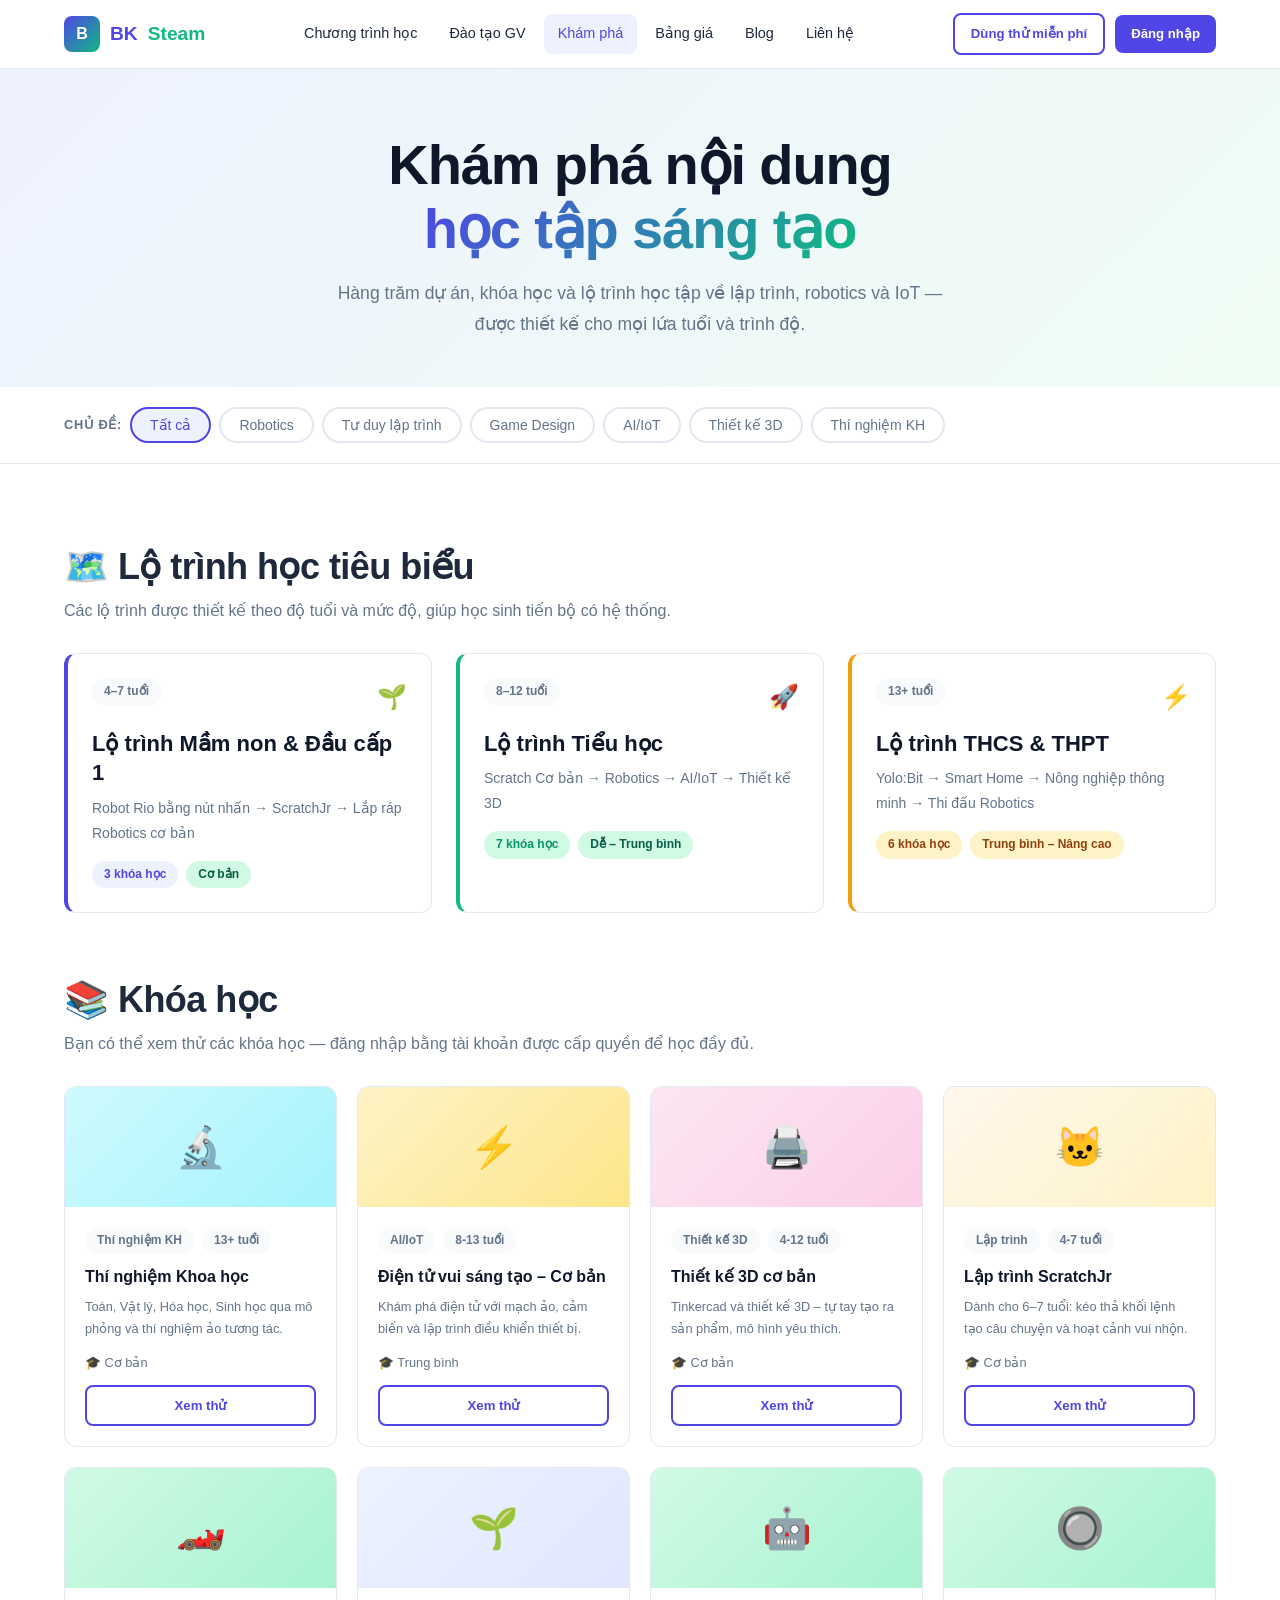
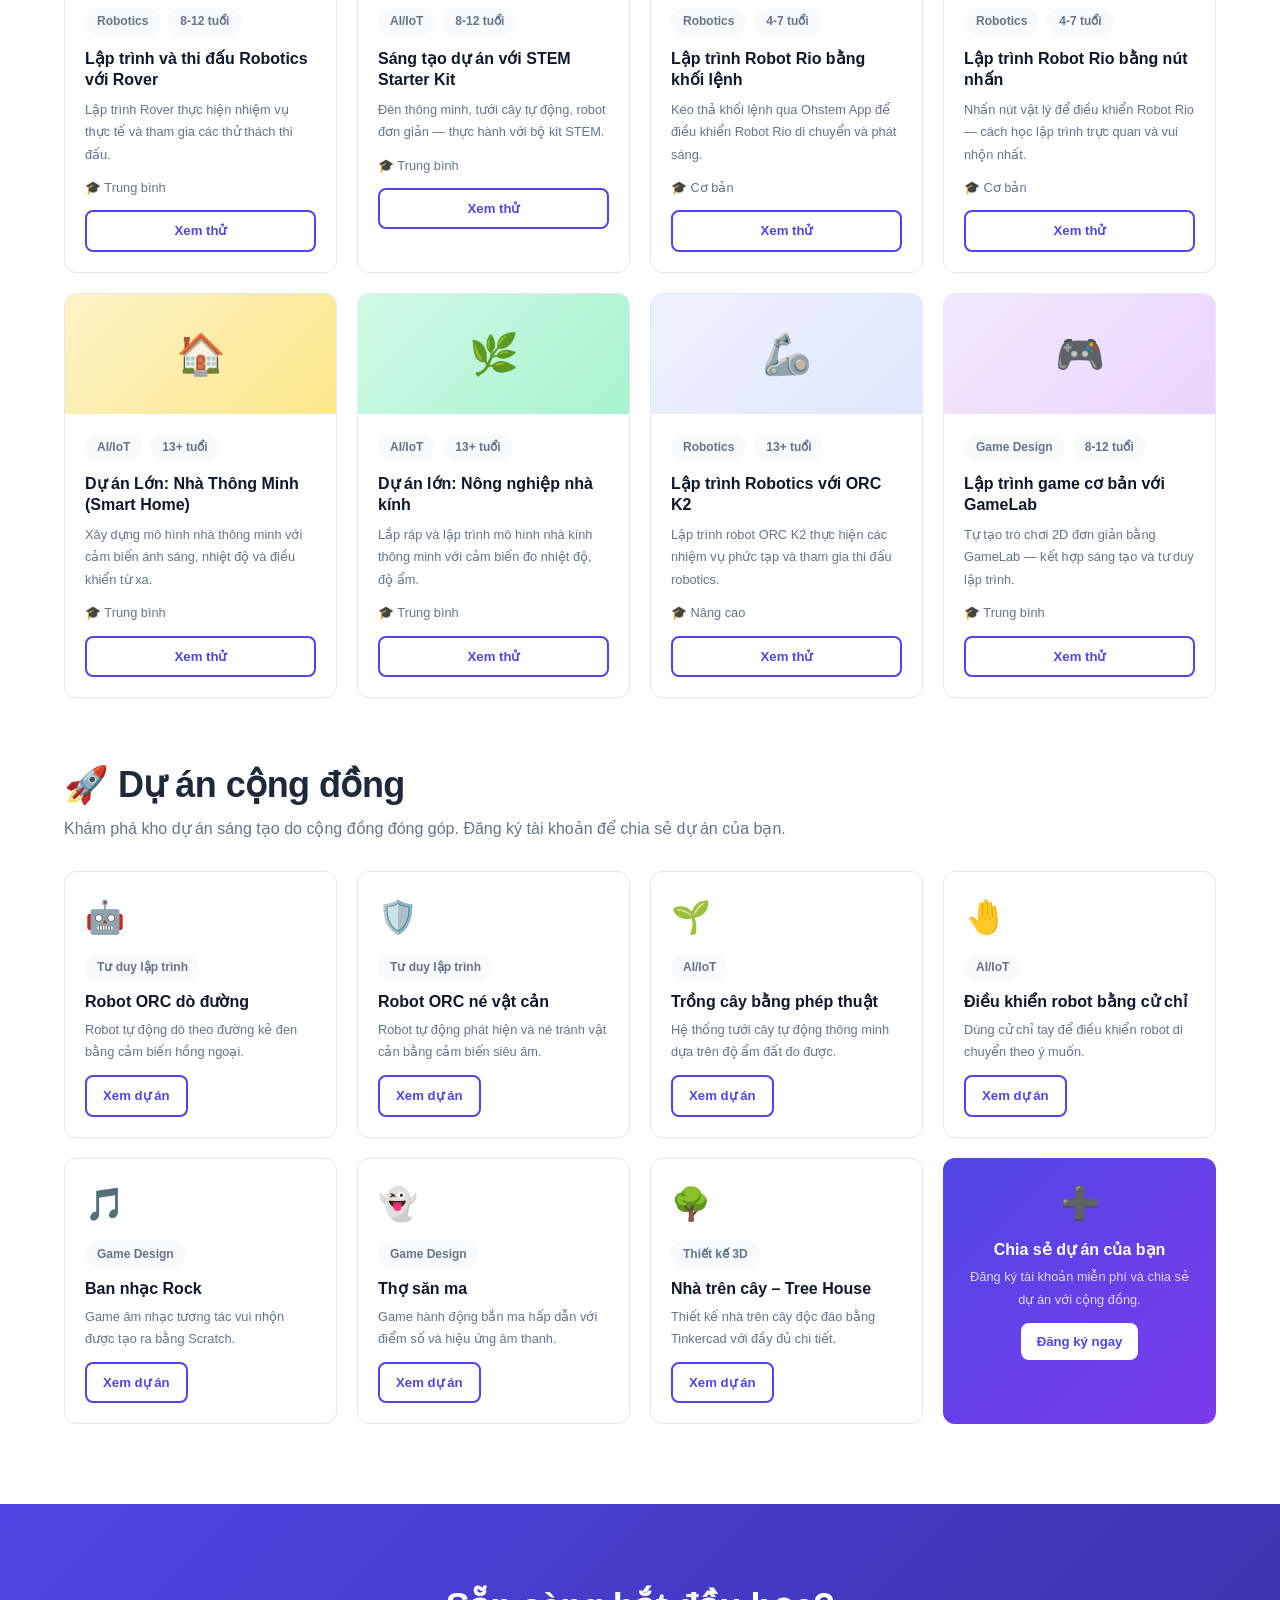
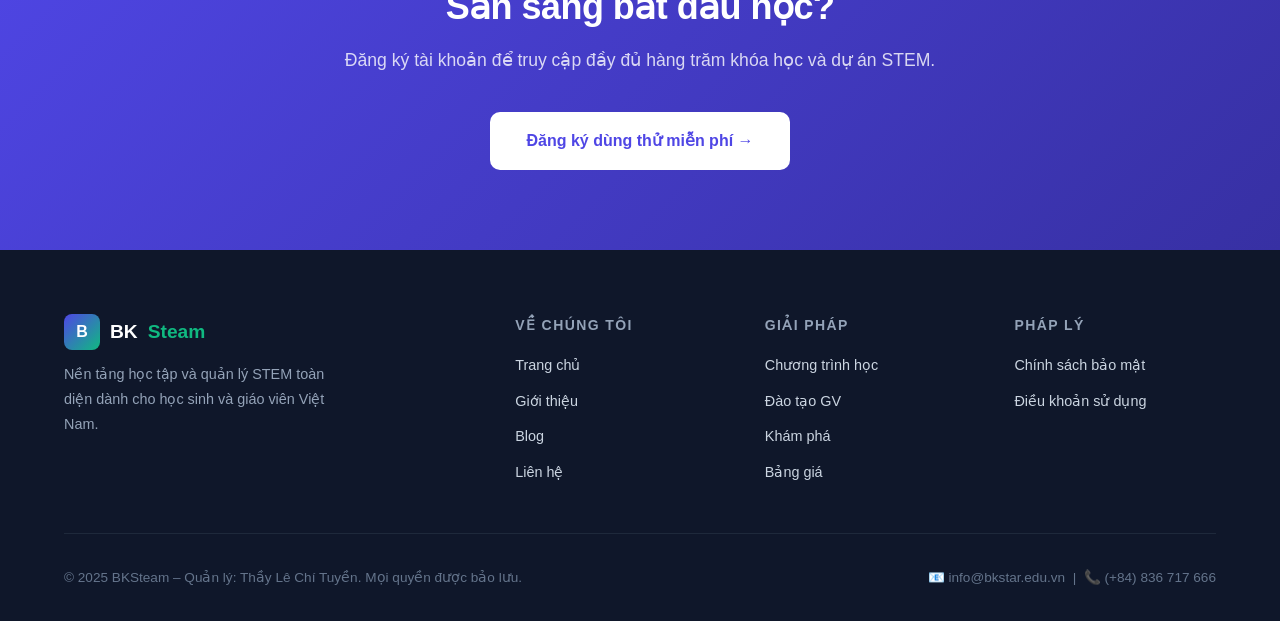
<file: explore.html>
﻿<!DOCTYPE html>
<html lang="vi">
<head>
<meta charset="UTF-8">
<meta name="viewport" content="width=device-width, initial-scale=1.0">
<title>Khám phá – BKSteam</title>
<link rel="stylesheet" href="css/style.css">
</head>
<body>
<nav class="nav">
  <div class="container nav-inner">
    <a href="index.html" class="nav-logo"><div class="nav-logo-icon">B</div>BK<span>Steam</span></a>
    <div class="nav-links">
      <a href="curriculum.html">Chương trình học</a>
      <a href="teacher-training.html">Đào tạo GV</a>
      <a href="explore.html" class="active">Khám phá</a>
      <a href="pricing.html">Bảng giá</a>
      <a href="blog.html">Blog</a>
      <a href="contact.html">Liên hệ</a>
    </div>
    <div class="nav-cta">
      <a href="contact.html" class="btn btn-outline btn-sm">Dùng thử miễn phí</a>
      <a href="login.html" class="btn btn-primary btn-sm">Đăng nhập</a>
    </div>
    <button class="nav-hamburger"><span></span><span></span><span></span></button>
  </div>
  <div class="nav-mobile">
    <a href="curriculum.html">Chương trình học</a>
    <a href="teacher-training.html">Đào tạo Giáo viên</a>
    <a href="explore.html">Khám phá</a>
    <a href="pricing.html">Bảng giá</a>
    <a href="blog.html">Blog</a>
    <a href="contact.html">Liên hệ</a>
    <a href="contact.html" class="btn btn-primary">Dùng thử miễn phí</a>
  </div>
</nav>

<section class="page-header">
  <div class="container">
    <h1>Khám phá nội dung<br><span style="background:linear-gradient(135deg,#4F46E5,#10B981);-webkit-background-clip:text;-webkit-text-fill-color:transparent;background-clip:text">học tập sáng tạo</span></h1>
    <p>Hàng trăm dự án, khóa học và lộ trình học tập về lập trình, robotics và IoT — được thiết kế cho mọi lứa tuổi và trình độ.</p>
  </div>
</section>

<!-- FILTERS -->
<div class="filters-bar">
  <div class="container">
    <div class="filters-inner">
      <div class="filter-group">
        <span class="filter-label">Chủ đề:</span>
        <button class="subject-tab active" data-topic="all">Tất cả</button>
        <button class="subject-tab" data-topic="robotics">Robotics</button>
        <button class="subject-tab" data-topic="lap-trinh">Tư duy lập trình</button>
        <button class="subject-tab" data-topic="game">Game Design</button>
        <button class="subject-tab" data-topic="ai-iot">AI/IoT</button>
        <button class="subject-tab" data-topic="3d">Thiết kế 3D</button>
        <button class="subject-tab" data-topic="khoa-hoc">Thí nghiệm KH</button>
      </div>
    </div>
  </div>
</div>

<section class="section">
<div class="container">

<!-- LEARNING PATHS -->
<div style="margin-bottom:64px">
  <h2 style="margin-bottom:8px">🗺️ Lộ trình học tiêu biểu</h2>
  <p style="margin-bottom:28px">Các lộ trình được thiết kế theo độ tuổi và mức độ, giúp học sinh tiến bộ có hệ thống.</p>
  <div class="grid-3">
    <div class="card" style="border-left:4px solid #4F46E5">
      <div style="display:flex;justify-content:space-between;align-items:start;margin-bottom:12px">
        <span class="badge badge-gray">4–7 tuổi</span>
        <span style="font-size:1.5rem">🌱</span>
      </div>
      <h3>Lộ trình Mầm non & Đầu cấp 1</h3>
      <p style="font-size:.875rem;margin-top:8px">Robot Rio bằng nút nhấn → ScratchJr → Lắp ráp Robotics cơ bản</p>
      <div style="margin-top:16px;display:flex;gap:8px;flex-wrap:wrap">
        <span class="badge badge-primary">3 khóa học</span>
        <span class="badge badge-easy">Cơ bản</span>
      </div>
    </div>
    <div class="card" style="border-left:4px solid #10B981">
      <div style="display:flex;justify-content:space-between;align-items:start;margin-bottom:12px">
        <span class="badge badge-gray">8–12 tuổi</span>
        <span style="font-size:1.5rem">🚀</span>
      </div>
      <h3>Lộ trình Tiểu học</h3>
      <p style="font-size:.875rem;margin-top:8px">Scratch Cơ bản → Robotics → AI/IoT → Thiết kế 3D</p>
      <div style="margin-top:16px;display:flex;gap:8px;flex-wrap:wrap">
        <span class="badge badge-secondary">7 khóa học</span>
        <span class="badge badge-easy">Dễ – Trung bình</span>
      </div>
    </div>
    <div class="card" style="border-left:4px solid #F59E0B">
      <div style="display:flex;justify-content:space-between;align-items:start;margin-bottom:12px">
        <span class="badge badge-gray">13+ tuổi</span>
        <span style="font-size:1.5rem">⚡</span>
      </div>
      <h3>Lộ trình THCS & THPT</h3>
      <p style="font-size:.875rem;margin-top:8px">Yolo:Bit → Smart Home → Nông nghiệp thông minh → Thi đấu Robotics</p>
      <div style="margin-top:16px;display:flex;gap:8px;flex-wrap:wrap">
        <span class="badge badge-accent">6 khóa học</span>
        <span class="badge badge-medium">Trung bình – Nâng cao</span>
      </div>
    </div>
  </div>
</div>

<!-- COURSES -->
<div style="margin-bottom:64px">
  <h2 style="margin-bottom:8px">📚 Khóa học</h2>
  <p style="margin-bottom:28px">Bạn có thể xem thử các khóa học — đăng nhập bằng tài khoản được cấp quyền để học đầy đủ.</p>
  <div class="grid-4">

    <div class="course-card explore-card" data-topics="khoa-hoc">
      <div class="course-card-header" style="background:linear-gradient(135deg,#CFFAFE,#A5F3FC)">
        <div style="font-size:2.5rem;text-align:center;padding:8px">🔬</div>
      </div>
      <div class="course-card-body">
        <div class="course-card-tags"><span class="badge badge-gray">Thí nghiệm KH</span><span class="badge badge-gray">13+ tuổi</span></div>
        <h3>Thí nghiệm Khoa học</h3>
        <p style="font-size:.8rem;margin-top:6px">Toán, Vật lý, Hóa học, Sinh học qua mô phỏng và thí nghiệm ảo tương tác.</p>
        <div class="course-card-meta"><span>🎓 Cơ bản</span></div>
        <a href="contact.html" class="btn btn-outline btn-sm w-full" style="justify-content:center;margin-top:12px">Xem thử</a>
      </div>
    </div>

    <div class="course-card explore-card" data-topics="ai-iot">
      <div class="course-card-header" style="background:linear-gradient(135deg,#FEF3C7,#FDE68A)">
        <div style="font-size:2.5rem;text-align:center;padding:8px">⚡</div>
      </div>
      <div class="course-card-body">
        <div class="course-card-tags"><span class="badge badge-gray">AI/IoT</span><span class="badge badge-gray">8-13 tuổi</span></div>
        <h3>Điện tử vui sáng tạo – Cơ bản</h3>
        <p style="font-size:.8rem;margin-top:6px">Khám phá điện tử với mạch ảo, cảm biến và lập trình điều khiển thiết bị.</p>
        <div class="course-card-meta"><span>🎓 Trung bình</span></div>
        <a href="contact.html" class="btn btn-outline btn-sm w-full" style="justify-content:center;margin-top:12px">Xem thử</a>
      </div>
    </div>

    <div class="course-card explore-card" data-topics="3d">
      <div class="course-card-header" style="background:linear-gradient(135deg,#FCE7F3,#FBCFE8)">
        <div style="font-size:2.5rem;text-align:center;padding:8px">🖨️</div>
      </div>
      <div class="course-card-body">
        <div class="course-card-tags"><span class="badge badge-gray">Thiết kế 3D</span><span class="badge badge-gray">4-12 tuổi</span></div>
        <h3>Thiết kế 3D cơ bản</h3>
        <p style="font-size:.8rem;margin-top:6px">Tinkercad và thiết kế 3D – tự tay tạo ra sản phẩm, mô hình yêu thích.</p>
        <div class="course-card-meta"><span>🎓 Cơ bản</span></div>
        <a href="contact.html" class="btn btn-outline btn-sm w-full" style="justify-content:center;margin-top:12px">Xem thử</a>
      </div>
    </div>

    <div class="course-card explore-card" data-topics="lap-trinh">
      <div class="course-card-header" style="background:linear-gradient(135deg,#FFF7ED,#FEF3C7)">
        <div style="font-size:2.5rem;text-align:center;padding:8px">🐱</div>
      </div>
      <div class="course-card-body">
        <div class="course-card-tags"><span class="badge badge-gray">Lập trình</span><span class="badge badge-gray">4-7 tuổi</span></div>
        <h3>Lập trình ScratchJr</h3>
        <p style="font-size:.8rem;margin-top:6px">Dành cho 6–7 tuổi: kéo thả khối lệnh tạo câu chuyện và hoạt cảnh vui nhộn.</p>
        <div class="course-card-meta"><span>🎓 Cơ bản</span></div>
        <a href="contact.html" class="btn btn-outline btn-sm w-full" style="justify-content:center;margin-top:12px">Xem thử</a>
      </div>
    </div>

    <div class="course-card explore-card" data-topics="robotics">
      <div class="course-card-header" style="background:linear-gradient(135deg,#D1FAE5,#A7F3D0)">
        <div style="font-size:2.5rem;text-align:center;padding:8px">🏎️</div>
      </div>
      <div class="course-card-body">
        <div class="course-card-tags"><span class="badge badge-gray">Robotics</span><span class="badge badge-gray">8-12 tuổi</span></div>
        <h3>Lập trình và thi đấu Robotics với Rover</h3>
        <p style="font-size:.8rem;margin-top:6px">Lập trình Rover thực hiện nhiệm vụ thực tế và tham gia các thử thách thi đấu.</p>
        <div class="course-card-meta"><span>🎓 Trung bình</span></div>
        <a href="contact.html" class="btn btn-outline btn-sm w-full" style="justify-content:center;margin-top:12px">Xem thử</a>
      </div>
    </div>

    <div class="course-card explore-card" data-topics="ai-iot">
      <div class="course-card-header" style="background:linear-gradient(135deg,#EEF2FF,#E0E7FF)">
        <div style="font-size:2.5rem;text-align:center;padding:8px">🌱</div>
      </div>
      <div class="course-card-body">
        <div class="course-card-tags"><span class="badge badge-gray">AI/IoT</span><span class="badge badge-gray">8-12 tuổi</span></div>
        <h3>Sáng tạo dự án với STEM Starter Kit</h3>
        <p style="font-size:.8rem;margin-top:6px">Đèn thông minh, tưới cây tự động, robot đơn giản — thực hành với bộ kit STEM.</p>
        <div class="course-card-meta"><span>🎓 Trung bình</span></div>
        <a href="contact.html" class="btn btn-outline btn-sm w-full" style="justify-content:center;margin-top:12px">Xem thử</a>
      </div>
    </div>

    <div class="course-card explore-card" data-topics="robotics">
      <div class="course-card-header" style="background:linear-gradient(135deg,#D1FAE5,#A7F3D0)">
        <div style="font-size:2.5rem;text-align:center;padding:8px">🤖</div>
      </div>
      <div class="course-card-body">
        <div class="course-card-tags"><span class="badge badge-gray">Robotics</span><span class="badge badge-gray">4-7 tuổi</span></div>
        <h3>Lập trình Robot Rio bằng khối lệnh</h3>
        <p style="font-size:.8rem;margin-top:6px">Kéo thả khối lệnh qua Ohstem App để điều khiển Robot Rio di chuyển và phát sáng.</p>
        <div class="course-card-meta"><span>🎓 Cơ bản</span></div>
        <a href="contact.html" class="btn btn-outline btn-sm w-full" style="justify-content:center;margin-top:12px">Xem thử</a>
      </div>
    </div>

    <div class="course-card explore-card" data-topics="robotics">
      <div class="course-card-header" style="background:linear-gradient(135deg,#D1FAE5,#A7F3D0)">
        <div style="font-size:2.5rem;text-align:center;padding:8px">🔘</div>
      </div>
      <div class="course-card-body">
        <div class="course-card-tags"><span class="badge badge-gray">Robotics</span><span class="badge badge-gray">4-7 tuổi</span></div>
        <h3>Lập trình Robot Rio bằng nút nhấn</h3>
        <p style="font-size:.8rem;margin-top:6px">Nhấn nút vật lý để điều khiển Robot Rio — cách học lập trình trực quan và vui nhộn nhất.</p>
        <div class="course-card-meta"><span>🎓 Cơ bản</span></div>
        <a href="contact.html" class="btn btn-outline btn-sm w-full" style="justify-content:center;margin-top:12px">Xem thử</a>
      </div>
    </div>

    <div class="course-card explore-card" data-topics="ai-iot">
      <div class="course-card-header" style="background:linear-gradient(135deg,#FEF3C7,#FDE68A)">
        <div style="font-size:2.5rem;text-align:center;padding:8px">🏠</div>
      </div>
      <div class="course-card-body">
        <div class="course-card-tags"><span class="badge badge-gray">AI/IoT</span><span class="badge badge-gray">13+ tuổi</span></div>
        <h3>Dự án Lớn: Nhà Thông Minh (Smart Home)</h3>
        <p style="font-size:.8rem;margin-top:6px">Xây dựng mô hình nhà thông minh với cảm biến ánh sáng, nhiệt độ và điều khiển từ xa.</p>
        <div class="course-card-meta"><span>🎓 Trung bình</span></div>
        <a href="contact.html" class="btn btn-outline btn-sm w-full" style="justify-content:center;margin-top:12px">Xem thử</a>
      </div>
    </div>

    <div class="course-card explore-card" data-topics="ai-iot">
      <div class="course-card-header" style="background:linear-gradient(135deg,#D1FAE5,#A7F3D0)">
        <div style="font-size:2.5rem;text-align:center;padding:8px">🌿</div>
      </div>
      <div class="course-card-body">
        <div class="course-card-tags"><span class="badge badge-gray">AI/IoT</span><span class="badge badge-gray">13+ tuổi</span></div>
        <h3>Dự án lớn: Nông nghiệp nhà kính</h3>
        <p style="font-size:.8rem;margin-top:6px">Lắp ráp và lập trình mô hình nhà kính thông minh với cảm biến đo nhiệt độ, độ ẩm.</p>
        <div class="course-card-meta"><span>🎓 Trung bình</span></div>
        <a href="contact.html" class="btn btn-outline btn-sm w-full" style="justify-content:center;margin-top:12px">Xem thử</a>
      </div>
    </div>

    <div class="course-card explore-card" data-topics="robotics">
      <div class="course-card-header" style="background:linear-gradient(135deg,#EEF2FF,#E0E7FF)">
        <div style="font-size:2.5rem;text-align:center;padding:8px">🦾</div>
      </div>
      <div class="course-card-body">
        <div class="course-card-tags"><span class="badge badge-gray">Robotics</span><span class="badge badge-gray">13+ tuổi</span></div>
        <h3>Lập trình Robotics với ORC K2</h3>
        <p style="font-size:.8rem;margin-top:6px">Lập trình robot ORC K2 thực hiện các nhiệm vụ phức tạp và tham gia thi đấu robotics.</p>
        <div class="course-card-meta"><span>🎓 Nâng cao</span></div>
        <a href="contact.html" class="btn btn-outline btn-sm w-full" style="justify-content:center;margin-top:12px">Xem thử</a>
      </div>
    </div>

    <div class="course-card explore-card" data-topics="game">
      <div class="course-card-header" style="background:linear-gradient(135deg,#F3E8FF,#E9D5FF)">
        <div style="font-size:2.5rem;text-align:center;padding:8px">🎮</div>
      </div>
      <div class="course-card-body">
        <div class="course-card-tags"><span class="badge badge-gray">Game Design</span><span class="badge badge-gray">8-12 tuổi</span></div>
        <h3>Lập trình game cơ bản với GameLab</h3>
        <p style="font-size:.8rem;margin-top:6px">Tự tạo trò chơi 2D đơn giản bằng GameLab — kết hợp sáng tạo và tư duy lập trình.</p>
        <div class="course-card-meta"><span>🎓 Trung bình</span></div>
        <a href="contact.html" class="btn btn-outline btn-sm w-full" style="justify-content:center;margin-top:12px">Xem thử</a>
      </div>
    </div>

  </div>
</div>

<!-- COMMUNITY PROJECTS -->
<div>
  <h2 style="margin-bottom:8px">🚀 Dự án cộng đồng</h2>
  <p style="margin-bottom:28px">Khám phá kho dự án sáng tạo do cộng đồng đóng góp. Đăng ký tài khoản để chia sẻ dự án của bạn.</p>
  <div class="grid-4">

    <div class="card" style="padding:20px">
      <div style="font-size:2rem;margin-bottom:10px">🤖</div>
      <span class="badge badge-gray" style="margin-bottom:10px">Tư duy lập trình</span>
      <h3 style="font-size:1rem;margin-bottom:6px">Robot ORC dò đường</h3>
      <p style="font-size:.8rem">Robot tự động dò theo đường kẻ đen bằng cảm biến hồng ngoại.</p>
      <a href="contact.html" class="btn btn-outline btn-sm" style="margin-top:12px">Xem dự án</a>
    </div>

    <div class="card" style="padding:20px">
      <div style="font-size:2rem;margin-bottom:10px">🛡️</div>
      <span class="badge badge-gray" style="margin-bottom:10px">Tư duy lập trình</span>
      <h3 style="font-size:1rem;margin-bottom:6px">Robot ORC né vật cản</h3>
      <p style="font-size:.8rem">Robot tự động phát hiện và né tránh vật cản bằng cảm biến siêu âm.</p>
      <a href="contact.html" class="btn btn-outline btn-sm" style="margin-top:12px">Xem dự án</a>
    </div>

    <div class="card" style="padding:20px">
      <div style="font-size:2rem;margin-bottom:10px">🌱</div>
      <span class="badge badge-gray" style="margin-bottom:10px">AI/IoT</span>
      <h3 style="font-size:1rem;margin-bottom:6px">Trồng cây bằng phép thuật</h3>
      <p style="font-size:.8rem">Hệ thống tưới cây tự động thông minh dựa trên độ ẩm đất đo được.</p>
      <a href="contact.html" class="btn btn-outline btn-sm" style="margin-top:12px">Xem dự án</a>
    </div>

    <div class="card" style="padding:20px">
      <div style="font-size:2rem;margin-bottom:10px">🤚</div>
      <span class="badge badge-gray" style="margin-bottom:10px">AI/IoT</span>
      <h3 style="font-size:1rem;margin-bottom:6px">Điều khiển robot bằng cử chỉ</h3>
      <p style="font-size:.8rem">Dùng cử chỉ tay để điều khiển robot di chuyển theo ý muốn.</p>
      <a href="contact.html" class="btn btn-outline btn-sm" style="margin-top:12px">Xem dự án</a>
    </div>

    <div class="card" style="padding:20px">
      <div style="font-size:2rem;margin-bottom:10px">🎵</div>
      <span class="badge badge-gray" style="margin-bottom:10px">Game Design</span>
      <h3 style="font-size:1rem;margin-bottom:6px">Ban nhạc Rock</h3>
      <p style="font-size:.8rem">Game âm nhạc tương tác vui nhộn được tạo ra bằng Scratch.</p>
      <a href="contact.html" class="btn btn-outline btn-sm" style="margin-top:12px">Xem dự án</a>
    </div>

    <div class="card" style="padding:20px">
      <div style="font-size:2rem;margin-bottom:10px">👻</div>
      <span class="badge badge-gray" style="margin-bottom:10px">Game Design</span>
      <h3 style="font-size:1rem;margin-bottom:6px">Thợ săn ma</h3>
      <p style="font-size:.8rem">Game hành động bắn ma hấp dẫn với điểm số và hiệu ứng âm thanh.</p>
      <a href="contact.html" class="btn btn-outline btn-sm" style="margin-top:12px">Xem dự án</a>
    </div>

    <div class="card" style="padding:20px">
      <div style="font-size:2rem;margin-bottom:10px">🌳</div>
      <span class="badge badge-gray" style="margin-bottom:10px">Thiết kế 3D</span>
      <h3 style="font-size:1rem;margin-bottom:6px">Nhà trên cây – Tree House</h3>
      <p style="font-size:.8rem">Thiết kế nhà trên cây độc đáo bằng Tinkercad với đầy đủ chi tiết.</p>
      <a href="contact.html" class="btn btn-outline btn-sm" style="margin-top:12px">Xem dự án</a>
    </div>

    <div class="card" style="padding:20px;background:linear-gradient(135deg,#4F46E5,#7C3AED);border:none;text-align:center">
      <div style="font-size:2rem;margin-bottom:10px">➕</div>
      <h3 style="font-size:1rem;color:#fff;margin-bottom:6px">Chia sẻ dự án của bạn</h3>
      <p style="font-size:.8rem;color:rgba(255,255,255,.8)">Đăng ký tài khoản miễn phí và chia sẻ dự án với cộng đồng.</p>
      <a href="contact.html" class="btn btn-white btn-sm" style="margin-top:12px">Đăng ký ngay</a>
    </div>

  </div>
</div>

</div>
</section>

<section class="cta-section">
  <div class="container">
    <h2>Sẵn sàng bắt đầu học?</h2>
    <p>Đăng ký tài khoản để truy cập đầy đủ hàng trăm khóa học và dự án STEM.</p>
    <a href="contact.html" class="btn btn-white btn-lg">Đăng ký dùng thử miễn phí →</a>
  </div>
</section>

<footer>
  <div class="container">
    <div class="footer-grid">
      <div class="footer-brand"><a href="index.html" class="nav-logo" style="color:#fff"><div class="nav-logo-icon">B</div>BK<span>Steam</span></a><p>Nền tảng học tập và quản lý STEM toàn diện dành cho học sinh và giáo viên Việt Nam.</p></div>
      <div class="footer-col"><h4>VỀ CHÚNG TÔI</h4><ul><li><a href="index.html">Trang chủ</a></li><li><a href="gioi-thieu.html">Giới thiệu</a></li><li><a href="blog.html">Blog</a></li><li><a href="contact.html">Liên hệ</a></li></ul></div>
      <div class="footer-col"><h4>GIẢI PHÁP</h4><ul><li><a href="curriculum.html">Chương trình học</a></li><li><a href="teacher-training.html">Đào tạo GV</a></li><li><a href="explore.html">Khám phá</a></li><li><a href="pricing.html">Bảng giá</a></li></ul></div>
      <div class="footer-col"><h4>PHÁP LÝ</h4><ul><li><a href="privacy.html">Chính sách bảo mật</a></li><li><a href="terms.html">Điều khoản sử dụng</a></li></ul></div>
    </div>
    <div class="footer-bottom"><p>© 2025 BKSteam – Quản lý: Thầy Lê Chí Tuyền. Mọi quyền được bảo lưu.</p><p>📧 info@bkstar.edu.vn &nbsp;|&nbsp; 📞 (+84) 836 717 666</p></div>
  </div>
</footer>
<script src="js/main.js"></script>
</body>
</html>
</file>
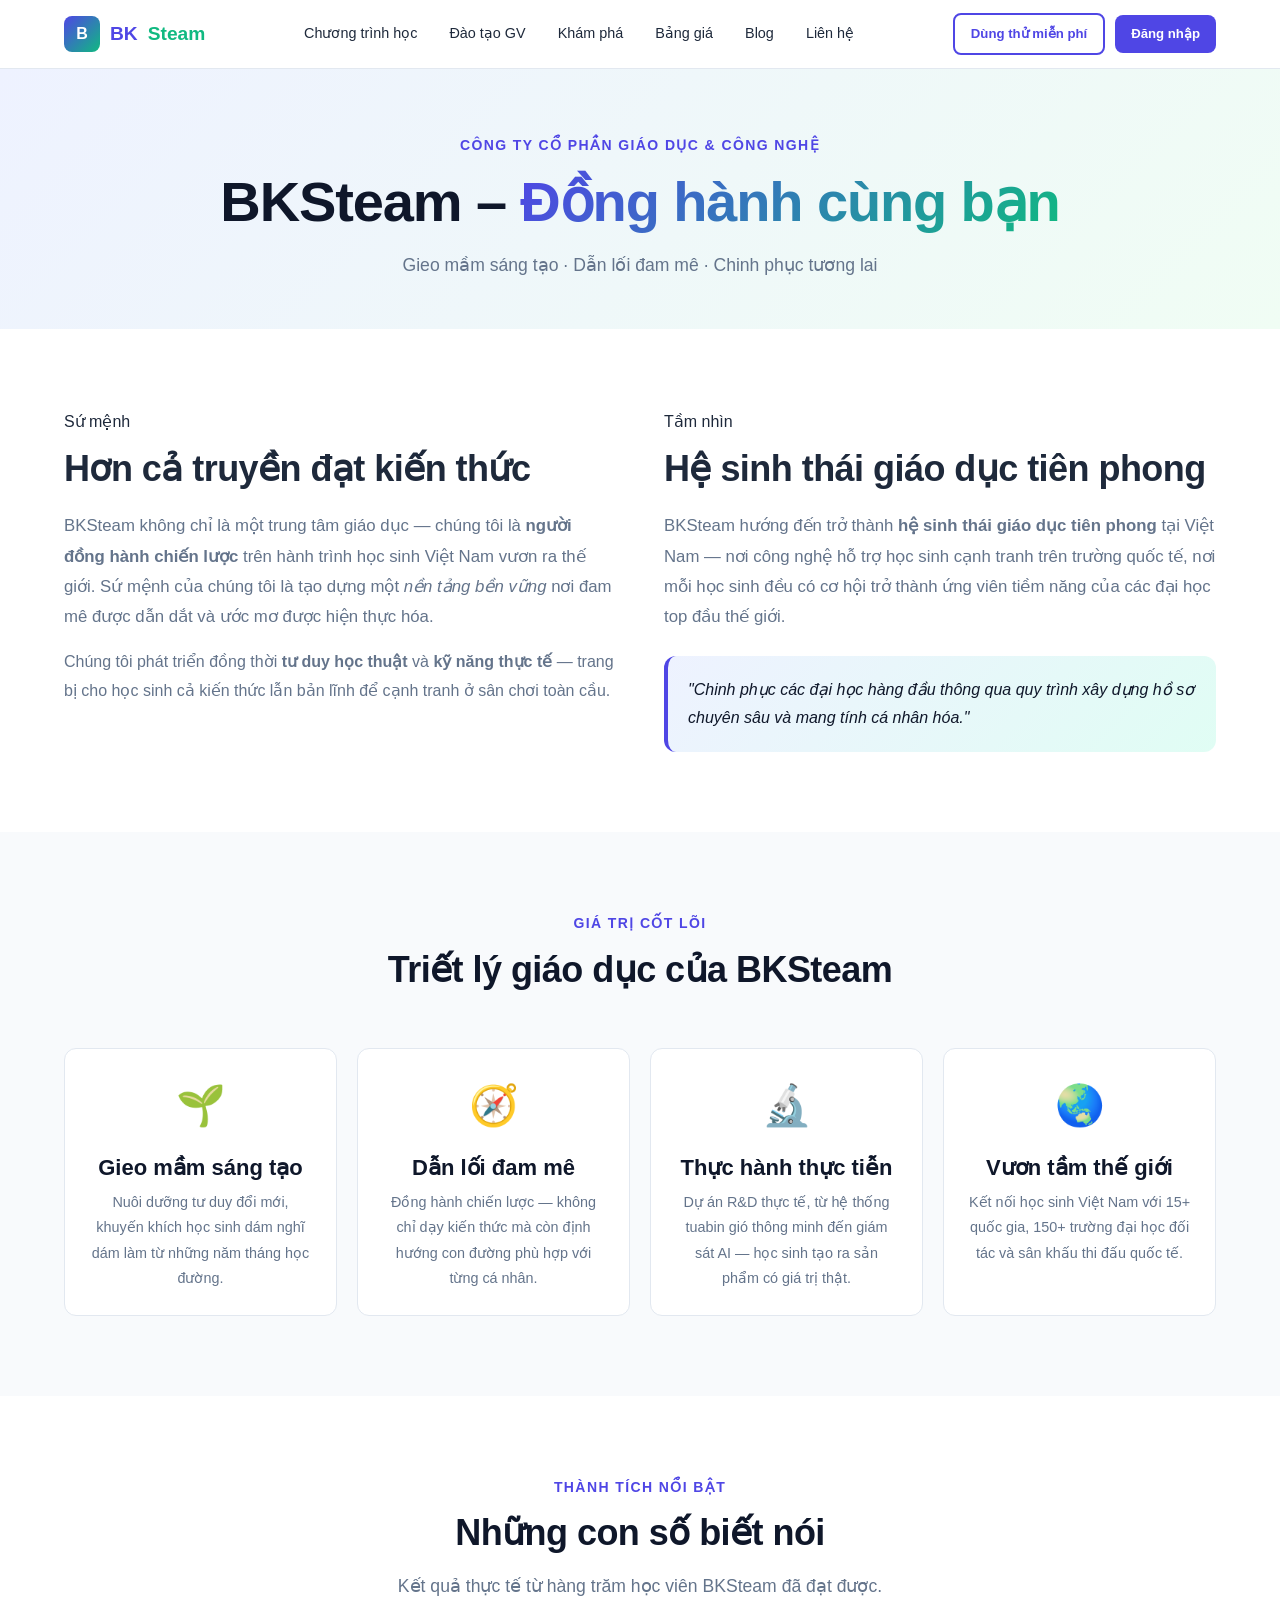
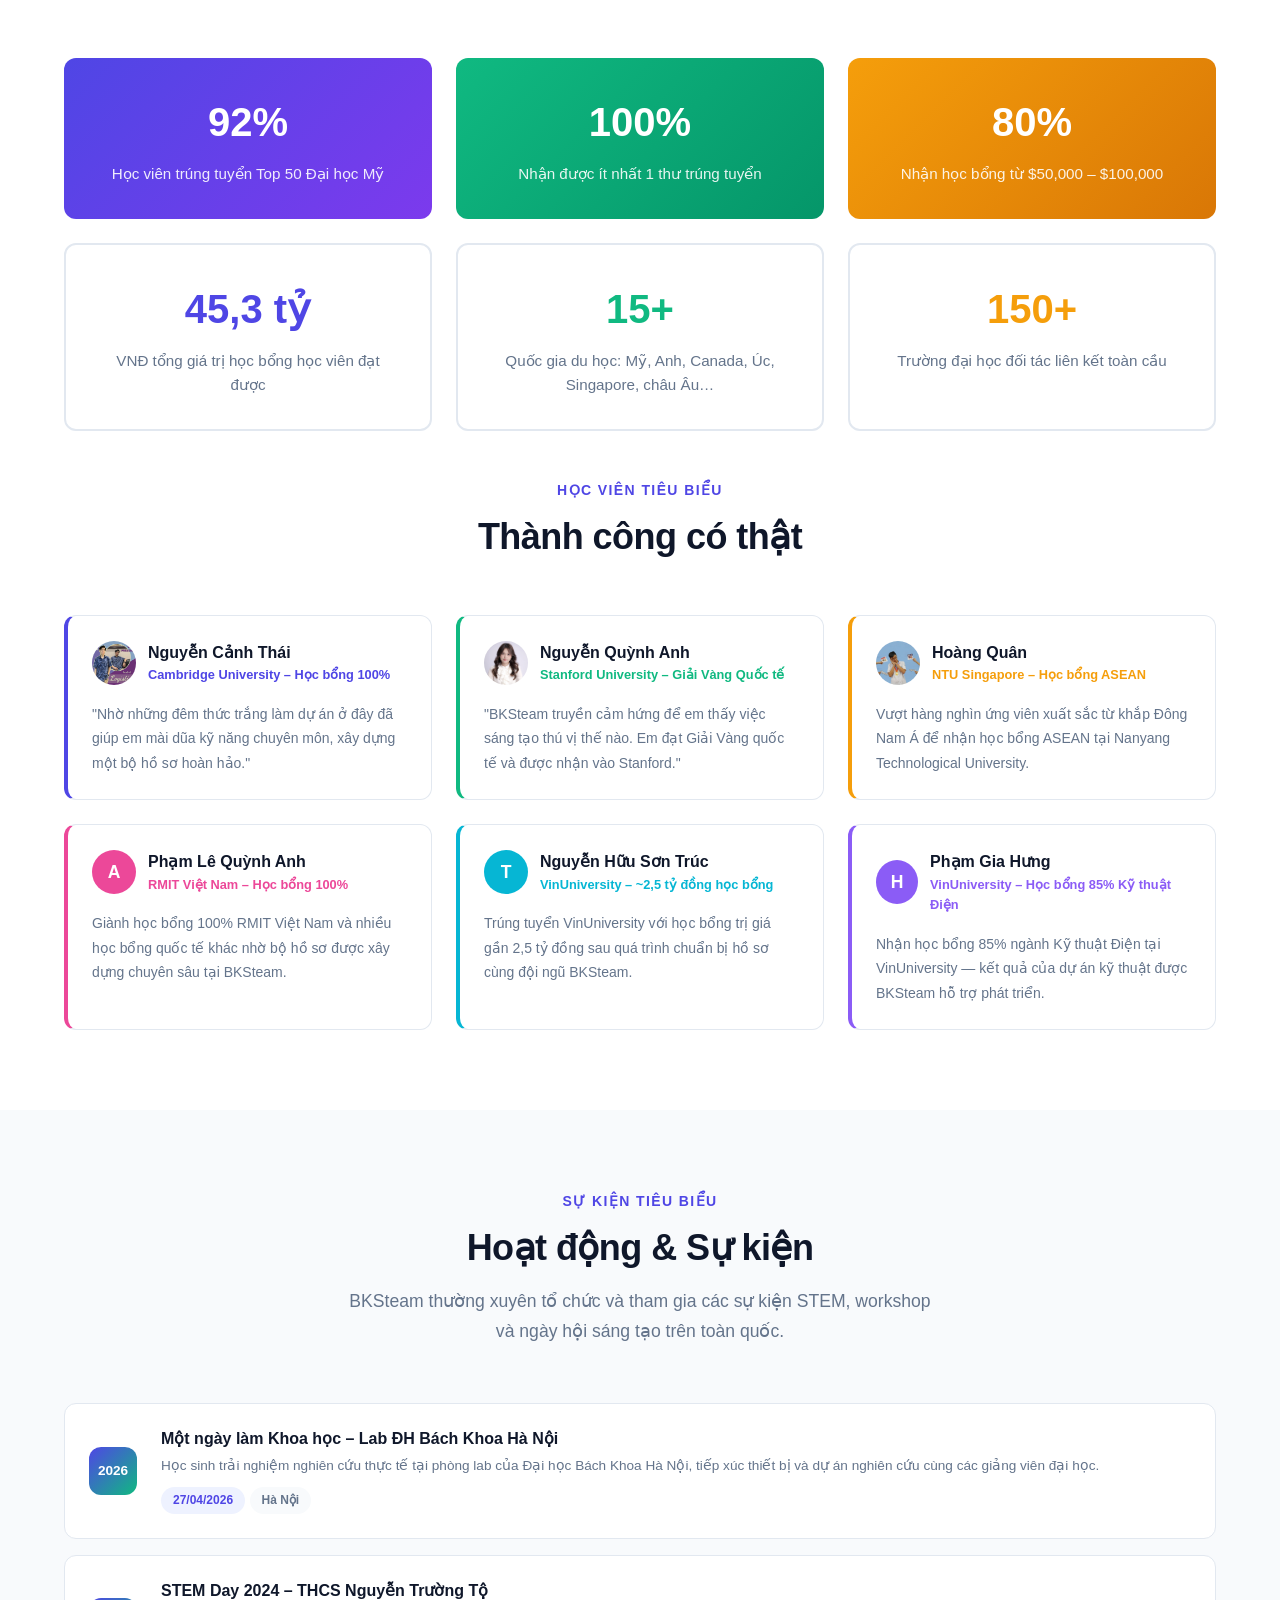
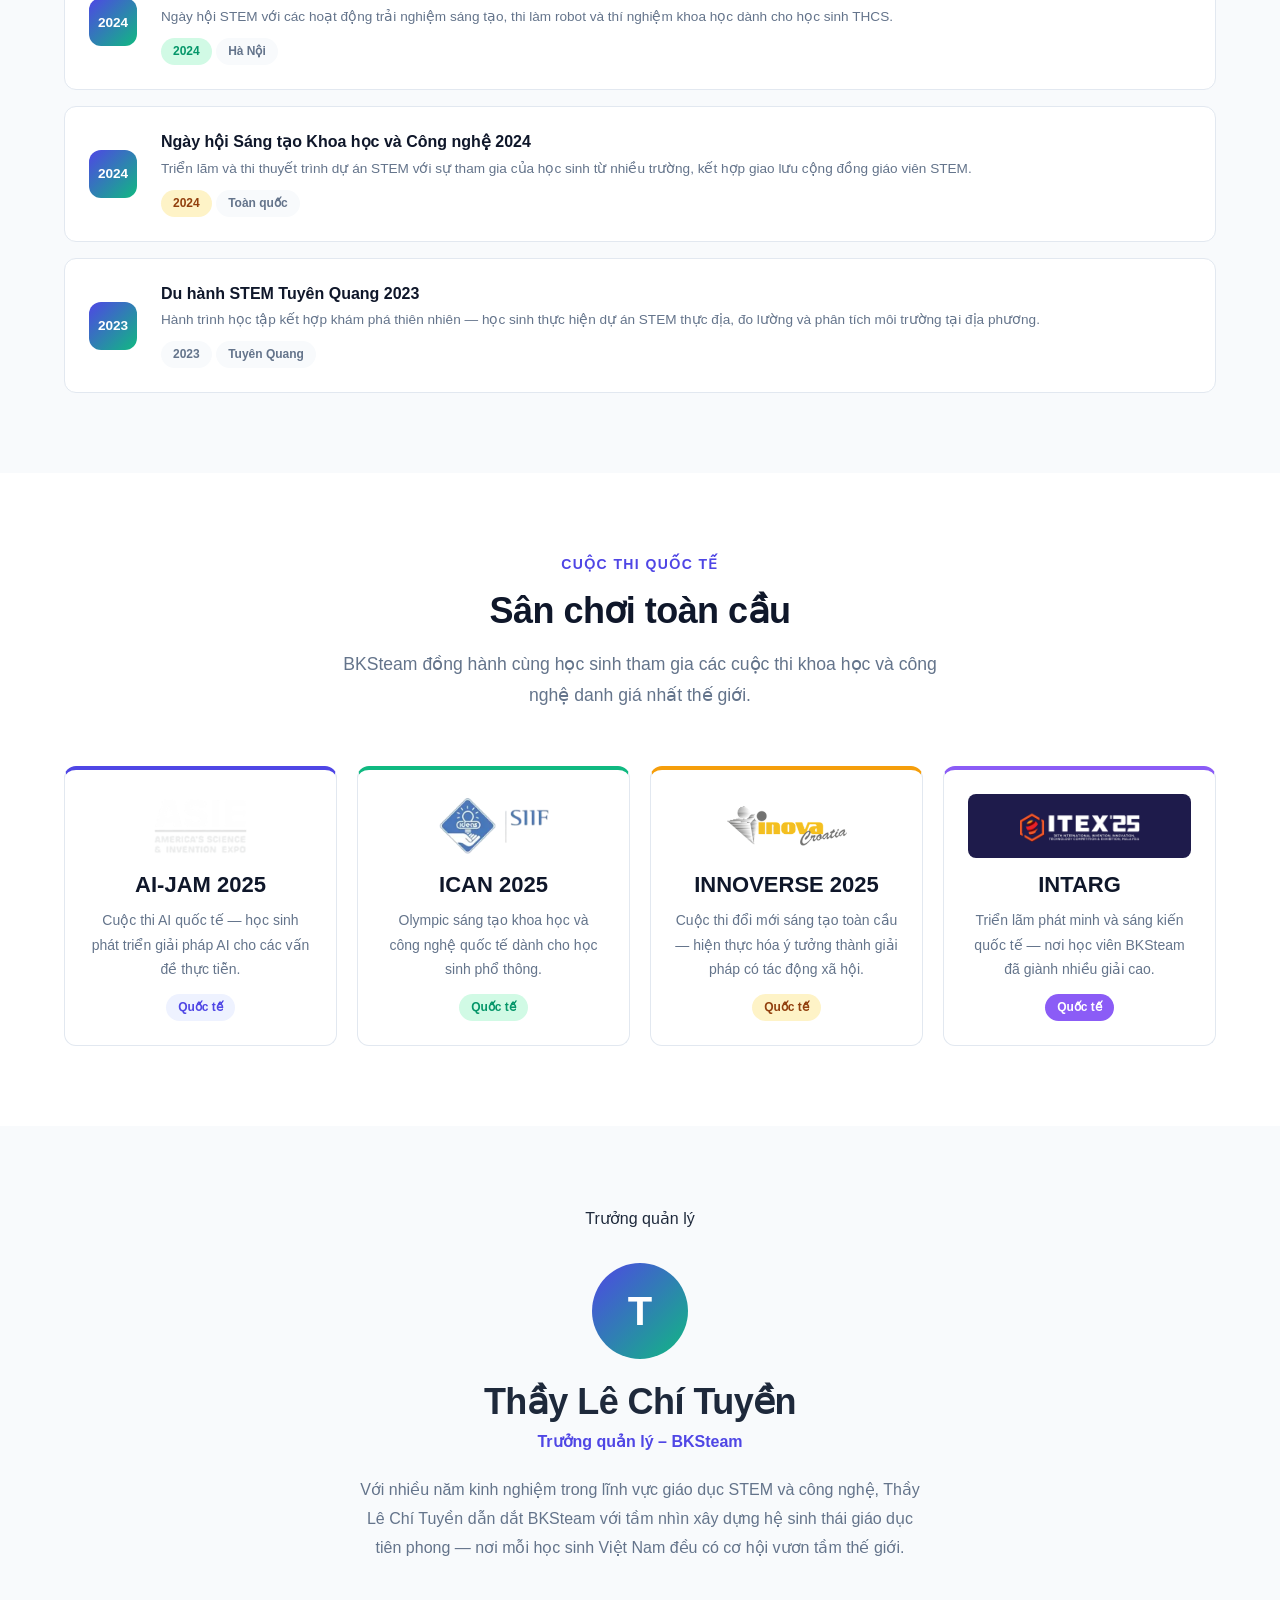
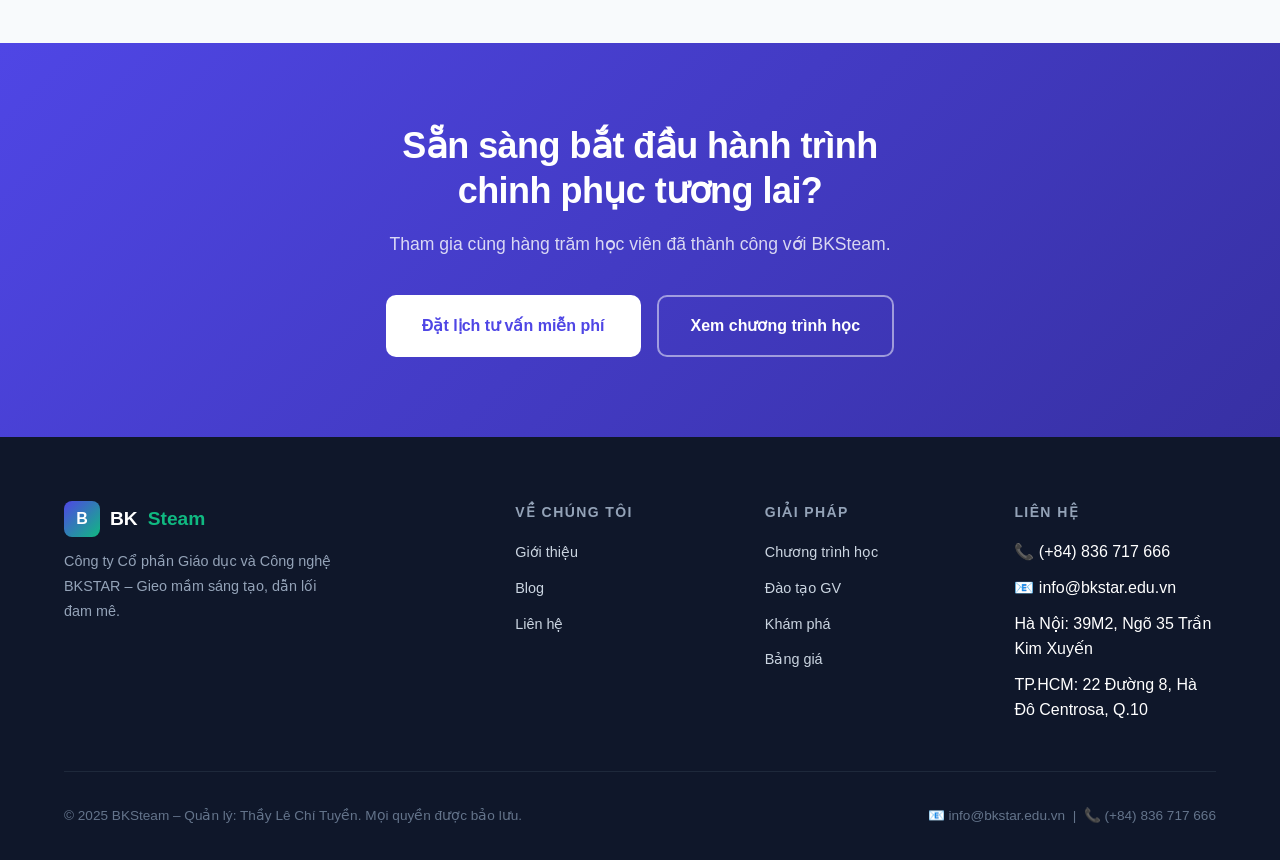
<file: gioi-thieu.html>
<!DOCTYPE html>
<html lang="vi">
<head>
<meta charset="UTF-8">
<meta name="viewport" content="width=device-width, initial-scale=1.0">
<title>Giới thiệu – BKSteam</title>
<meta name="description" content="BKSteam – Công ty Cổ phần Giáo dục và Công nghệ BKSTAR. Gieo mầm sáng tạo, dẫn lối đam mê cho thế hệ trẻ Việt Nam.">
<link rel="stylesheet" href="css/style.css">
</head>
<body>

<nav class="nav">
  <div class="container nav-inner">
    <a href="index.html" class="nav-logo"><div class="nav-logo-icon">B</div>BK<span>Steam</span></a>
    <div class="nav-links">
      <a href="curriculum.html">Chương trình học</a>
      <a href="teacher-training.html">Đào tạo GV</a>
      <a href="explore.html">Khám phá</a>
      <a href="pricing.html">Bảng giá</a>
      <a href="blog.html">Blog</a>
      <a href="contact.html">Liên hệ</a>
    </div>
    <div class="nav-cta">
      <a href="contact.html" class="btn btn-outline btn-sm">Dùng thử miễn phí</a>
      <a href="login.html" class="btn btn-primary btn-sm">Đăng nhập</a>
    </div>
    <button class="nav-hamburger"><span></span><span></span><span></span></button>
  </div>
  <div class="nav-mobile">
    <a href="curriculum.html">Chương trình học</a>
    <a href="teacher-training.html">Đào tạo Giáo viên</a>
    <a href="explore.html">Khám phá</a>
    <a href="pricing.html">Bảng giá</a>
    <a href="blog.html">Blog</a>
    <a href="contact.html">Liên hệ</a>
    <a href="contact.html" class="btn btn-primary">Dùng thử miễn phí</a>
  </div>
</nav>

<!-- HERO -->
<section class="page-header">
  <div class="container">
    <p style="font-size:.875rem;font-weight:700;color:var(--primary);letter-spacing:.1em;text-transform:uppercase;margin-bottom:12px">Công ty Cổ phần Giáo dục & Công nghệ</p>
    <h1>BKSteam – <span style="background:linear-gradient(135deg,#4F46E5,#10B981);-webkit-background-clip:text;-webkit-text-fill-color:transparent;background-clip:text">Đồng hành cùng bạn</span></h1>
    <p style="max-width:640px;margin:16px auto 0">Gieo mầm sáng tạo · Dẫn lối đam mê · Chinh phục tương lai</p>
  </div>
</section>

<!-- MISSION & VISION -->
<section class="section">
  <div class="container">
    <div style="display:grid;grid-template-columns:1fr 1fr;gap:48px;align-items:start">
      <div>
        <div class="label">Sứ mệnh</div>
        <h2 style="margin:12px 0 20px">Hơn cả truyền đạt kiến thức</h2>
        <p style="line-height:1.8;font-size:1.05rem">BKSteam không chỉ là một trung tâm giáo dục — chúng tôi là <strong>người đồng hành chiến lược</strong> trên hành trình học sinh Việt Nam vươn ra thế giới. Sứ mệnh của chúng tôi là tạo dựng một <em>nền tảng bền vững</em> nơi đam mê được dẫn dắt và ước mơ được hiện thực hóa.</p>
        <p style="line-height:1.8;margin-top:16px">Chúng tôi phát triển đồng thời <strong>tư duy học thuật</strong> và <strong>kỹ năng thực tế</strong> — trang bị cho học sinh cả kiến thức lẫn bản lĩnh để cạnh tranh ở sân chơi toàn cầu.</p>
      </div>
      <div>
        <div class="label">Tầm nhìn</div>
        <h2 style="margin:12px 0 20px">Hệ sinh thái giáo dục tiên phong</h2>
        <p style="line-height:1.8;font-size:1.05rem">BKSteam hướng đến trở thành <strong>hệ sinh thái giáo dục tiên phong</strong> tại Việt Nam — nơi công nghệ hỗ trợ học sinh cạnh tranh trên trường quốc tế, nơi mỗi học sinh đều có cơ hội trở thành ứng viên tiềm năng của các đại học top đầu thế giới.</p>
        <div style="margin-top:24px;padding:20px;background:linear-gradient(135deg,#EEF2FF,#E0FDF4);border-radius:var(--radius);border-left:4px solid var(--primary)">
          <p style="font-style:italic;color:var(--text-dark);font-weight:500">"Chinh phục các đại học hàng đầu thông qua quy trình xây dựng hồ sơ chuyên sâu và mang tính cá nhân hóa."</p>
        </div>
      </div>
    </div>
  </div>
</section>

<!-- CORE VALUES -->
<section class="section" style="background:var(--bg-gray)">
  <div class="container">
    <div class="section-header">
      <div class="label">Giá trị cốt lõi</div>
      <h2>Triết lý giáo dục của BKSteam</h2>
    </div>
    <div class="grid-4">
      <div class="card" style="text-align:center">
        <div style="font-size:2.5rem;margin-bottom:16px">🌱</div>
        <h3>Gieo mầm sáng tạo</h3>
        <p style="font-size:.9rem;margin-top:8px">Nuôi dưỡng tư duy đổi mới, khuyến khích học sinh dám nghĩ dám làm từ những năm tháng học đường.</p>
      </div>
      <div class="card" style="text-align:center">
        <div style="font-size:2.5rem;margin-bottom:16px">🧭</div>
        <h3>Dẫn lối đam mê</h3>
        <p style="font-size:.9rem;margin-top:8px">Đồng hành chiến lược — không chỉ dạy kiến thức mà còn định hướng con đường phù hợp với từng cá nhân.</p>
      </div>
      <div class="card" style="text-align:center">
        <div style="font-size:2.5rem;margin-bottom:16px">🔬</div>
        <h3>Thực hành thực tiễn</h3>
        <p style="font-size:.9rem;margin-top:8px">Dự án R&D thực tế, từ hệ thống tuabin gió thông minh đến giám sát AI — học sinh tạo ra sản phẩm có giá trị thật.</p>
      </div>
      <div class="card" style="text-align:center">
        <div style="font-size:2.5rem;margin-bottom:16px">🌏</div>
        <h3>Vươn tầm thế giới</h3>
        <p style="font-size:.9rem;margin-top:8px">Kết nối học sinh Việt Nam với 15+ quốc gia, 150+ trường đại học đối tác và sân khấu thi đấu quốc tế.</p>
      </div>
    </div>
  </div>
</section>

<!-- ACHIEVEMENTS -->
<section class="section">
  <div class="container">
    <div class="section-header">
      <div class="label">Thành tích nổi bật</div>
      <h2>Những con số biết nói</h2>
      <p>Kết quả thực tế từ hàng trăm học viên BKSteam đã đạt được.</p>
    </div>
    <div style="display:grid;grid-template-columns:repeat(3,1fr);gap:24px;margin-bottom:48px">
      <div style="background:linear-gradient(135deg,#4F46E5,#7C3AED);color:#fff;border-radius:var(--radius);padding:32px;text-align:center">
        <div style="font-size:2.5rem;font-weight:800">92%</div>
        <div style="margin-top:8px;font-size:.95rem;opacity:.9">Học viên trúng tuyển Top 50 Đại học Mỹ</div>
      </div>
      <div style="background:linear-gradient(135deg,#10B981,#059669);color:#fff;border-radius:var(--radius);padding:32px;text-align:center">
        <div style="font-size:2.5rem;font-weight:800">100%</div>
        <div style="margin-top:8px;font-size:.95rem;opacity:.9">Nhận được ít nhất 1 thư trúng tuyển</div>
      </div>
      <div style="background:linear-gradient(135deg,#F59E0B,#D97706);color:#fff;border-radius:var(--radius);padding:32px;text-align:center">
        <div style="font-size:2.5rem;font-weight:800">80%</div>
        <div style="margin-top:8px;font-size:.95rem;opacity:.9">Nhận học bổng từ $50,000 – $100,000</div>
      </div>
      <div style="border:2px solid var(--border);border-radius:var(--radius);padding:32px;text-align:center">
        <div style="font-size:2.5rem;font-weight:800;color:var(--primary)">45,3 tỷ</div>
        <div style="margin-top:8px;font-size:.95rem;color:var(--text-muted)">VNĐ tổng giá trị học bổng học viên đạt được</div>
      </div>
      <div style="border:2px solid var(--border);border-radius:var(--radius);padding:32px;text-align:center">
        <div style="font-size:2.5rem;font-weight:800;color:var(--secondary)">15+</div>
        <div style="margin-top:8px;font-size:.95rem;color:var(--text-muted)">Quốc gia du học: Mỹ, Anh, Canada, Úc, Singapore, châu Âu…</div>
      </div>
      <div style="border:2px solid var(--border);border-radius:var(--radius);padding:32px;text-align:center">
        <div style="font-size:2.5rem;font-weight:800;color:var(--accent)">150+</div>
        <div style="margin-top:8px;font-size:.95rem;color:var(--text-muted)">Trường đại học đối tác liên kết toàn cầu</div>
      </div>
    </div>

    <!-- Student success stories -->
    <div class="section-header" style="margin-top:40px">
      <div class="label">Học viên tiêu biểu</div>
      <h2>Thành công có thật</h2>
    </div>
    <div class="grid-3">
      <div class="card" style="border-left:4px solid #4F46E5">
        <div style="display:flex;align-items:center;gap:12px;margin-bottom:16px">
          <img src="images/bkstar/c29130113ee09fbec6f1-1.jpg" alt="Nguyễn Cảnh Thái" style="width:44px;height:44px;border-radius:50%;object-fit:cover;flex-shrink:0;object-position:top">
          <div>
            <div style="font-weight:700;color:var(--text-dark)">Nguyễn Cảnh Thái</div>
            <div style="font-size:.8rem;color:var(--primary);font-weight:600">Cambridge University – Học bổng 100%</div>
          </div>
        </div>
        <p style="font-size:.875rem">"Nhờ những đêm thức trắng làm dự án ở đây đã giúp em mài dũa kỹ năng chuyên môn, xây dựng một bộ hồ sơ hoàn hảo."</p>
      </div>
      <div class="card" style="border-left:4px solid #10B981">
        <div style="display:flex;align-items:center;gap:12px;margin-bottom:16px">
          <img src="images/bkstar/quynh-anh-e1755318568754-1.jpg" alt="Nguyễn Quỳnh Anh" style="width:44px;height:44px;border-radius:50%;object-fit:cover;flex-shrink:0;object-position:top">
          <div>
            <div style="font-weight:700;color:var(--text-dark)">Nguyễn Quỳnh Anh</div>
            <div style="font-size:.8rem;color:var(--secondary);font-weight:600">Stanford University – Giải Vàng Quốc tế</div>
          </div>
        </div>
        <p style="font-size:.875rem">"BKSteam truyền cảm hứng để em thấy việc sáng tạo thú vị thế nào. Em đạt Giải Vàng quốc tế và được nhận vào Stanford."</p>
      </div>
      <div class="card" style="border-left:4px solid #F59E0B">
        <div style="display:flex;align-items:center;gap:12px;margin-bottom:16px">
          <img src="images/bkstar/19cabe97be661f384677-1.jpg" alt="Hoàng Quân" style="width:44px;height:44px;border-radius:50%;object-fit:cover;flex-shrink:0;object-position:top">
          <div>
            <div style="font-weight:700;color:var(--text-dark)">Hoàng Quân</div>
            <div style="font-size:.8rem;color:var(--accent);font-weight:600">NTU Singapore – Học bổng ASEAN</div>
          </div>
        </div>
        <p style="font-size:.875rem">Vượt hàng nghìn ứng viên xuất sắc từ khắp Đông Nam Á để nhận học bổng ASEAN tại Nanyang Technological University.</p>
      </div>
      <div class="card" style="border-left:4px solid #EC4899">
        <div style="display:flex;align-items:center;gap:12px;margin-bottom:16px">
          <div class="testimonial-avatar" style="background:#EC4899">A</div>
          <div>
            <div style="font-weight:700;color:var(--text-dark)">Phạm Lê Quỳnh Anh</div>
            <div style="font-size:.8rem;color:#EC4899;font-weight:600">RMIT Việt Nam – Học bổng 100%</div>
          </div>
        </div>
        <p style="font-size:.875rem">Giành học bổng 100% RMIT Việt Nam và nhiều học bổng quốc tế khác nhờ bộ hồ sơ được xây dựng chuyên sâu tại BKSteam.</p>
      </div>
      <div class="card" style="border-left:4px solid #06B6D4">
        <div style="display:flex;align-items:center;gap:12px;margin-bottom:16px">
          <div class="testimonial-avatar" style="background:#06B6D4">T</div>
          <div>
            <div style="font-weight:700;color:var(--text-dark)">Nguyễn Hữu Sơn Trúc</div>
            <div style="font-size:.8rem;color:#06B6D4;font-weight:600">VinUniversity – ~2,5 tỷ đồng học bổng</div>
          </div>
        </div>
        <p style="font-size:.875rem">Trúng tuyển VinUniversity với học bổng trị giá gần 2,5 tỷ đồng sau quá trình chuẩn bị hồ sơ cùng đội ngũ BKSteam.</p>
      </div>
      <div class="card" style="border-left:4px solid #8B5CF6">
        <div style="display:flex;align-items:center;gap:12px;margin-bottom:16px">
          <div class="testimonial-avatar" style="background:#8B5CF6">H</div>
          <div>
            <div style="font-weight:700;color:var(--text-dark)">Phạm Gia Hưng</div>
            <div style="font-size:.8rem;color:#8B5CF6;font-weight:600">VinUniversity – Học bổng 85% Kỹ thuật Điện</div>
          </div>
        </div>
        <p style="font-size:.875rem">Nhận học bổng 85% ngành Kỹ thuật Điện tại VinUniversity — kết quả của dự án kỹ thuật được BKSteam hỗ trợ phát triển.</p>
      </div>
    </div>
  </div>
</section>

<!-- EVENTS -->
<section class="section" style="background:var(--bg-gray)">
  <div class="container">
    <div class="section-header">
      <div class="label">Sự kiện tiêu biểu</div>
      <h2>Hoạt động & Sự kiện</h2>
      <p>BKSteam thường xuyên tổ chức và tham gia các sự kiện STEM, workshop và ngày hội sáng tạo trên toàn quốc.</p>
    </div>
    <div style="display:flex;flex-direction:column;gap:16px">
      <div class="schedule-card">
        <div class="schedule-num" style="font-size:.85rem;width:48px;height:48px;min-width:48px">2026</div>
        <div>
          <h3>Một ngày làm Khoa học – Lab ĐH Bách Khoa Hà Nội</h3>
          <p>Học sinh trải nghiệm nghiên cứu thực tế tại phòng lab của Đại học Bách Khoa Hà Nội, tiếp xúc thiết bị và dự án nghiên cứu cùng các giảng viên đại học.</p>
          <div style="margin-top:8px"><span class="badge badge-primary">27/04/2026</span> <span class="badge badge-gray">Hà Nội</span></div>
        </div>
      </div>
      <div class="schedule-card">
        <div class="schedule-num" style="font-size:.85rem;width:48px;height:48px;min-width:48px">2024</div>
        <div>
          <h3>STEM Day 2024 – THCS Nguyễn Trường Tộ</h3>
          <p>Ngày hội STEM với các hoạt động trải nghiệm sáng tạo, thi làm robot và thí nghiệm khoa học dành cho học sinh THCS.</p>
          <div style="margin-top:8px"><span class="badge badge-secondary">2024</span> <span class="badge badge-gray">Hà Nội</span></div>
        </div>
      </div>
      <div class="schedule-card">
        <div class="schedule-num" style="font-size:.85rem;width:48px;height:48px;min-width:48px">2024</div>
        <div>
          <h3>Ngày hội Sáng tạo Khoa học và Công nghệ 2024</h3>
          <p>Triển lãm và thi thuyết trình dự án STEM với sự tham gia của học sinh từ nhiều trường, kết hợp giao lưu cộng đồng giáo viên STEM.</p>
          <div style="margin-top:8px"><span class="badge badge-accent">2024</span> <span class="badge badge-gray">Toàn quốc</span></div>
        </div>
      </div>
      <div class="schedule-card">
        <div class="schedule-num" style="font-size:.85rem;width:48px;height:48px;min-width:48px">2023</div>
        <div>
          <h3>Du hành STEM Tuyên Quang 2023</h3>
          <p>Hành trình học tập kết hợp khám phá thiên nhiên — học sinh thực hiện dự án STEM thực địa, đo lường và phân tích môi trường tại địa phương.</p>
          <div style="margin-top:8px"><span class="badge badge-gray">2023</span> <span class="badge badge-gray">Tuyên Quang</span></div>
        </div>
      </div>
    </div>
  </div>
</section>

<!-- COMPETITIONS -->
<section class="section">
  <div class="container">
    <div class="section-header">
      <div class="label">Cuộc thi quốc tế</div>
      <h2>Sân chơi toàn cầu</h2>
      <p>BKSteam đồng hành cùng học sinh tham gia các cuộc thi khoa học và công nghệ danh giá nhất thế giới.</p>
    </div>
    <div class="grid-4">
      <div class="card" style="text-align:center;border-top:4px solid #4F46E5">
        <div style="height:64px;display:flex;align-items:center;justify-content:center;margin-bottom:12px"><img src="images/bkstar/AISE-1.png" alt="AI-JAM" style="max-height:56px;max-width:120px;object-fit:contain"></div>
        <h3>AI-JAM 2025</h3>
        <p style="font-size:.875rem;margin-top:8px">Cuộc thi AI quốc tế — học sinh phát triển giải pháp AI cho các vấn đề thực tiễn.</p>
        <span class="badge badge-primary" style="margin-top:12px;display:inline-block">Quốc tế</span>
      </div>
      <div class="card" style="text-align:center;border-top:4px solid #10B981">
        <div style="height:64px;display:flex;align-items:center;justify-content:center;margin-bottom:12px"><img src="images/bkstar/siif_logo_2440_2440-1.png" alt="ICAN" style="max-height:56px;max-width:120px;object-fit:contain"></div>
        <h3>ICAN 2025</h3>
        <p style="font-size:.875rem;margin-top:8px">Olympic sáng tạo khoa học và công nghệ quốc tế dành cho học sinh phổ thông.</p>
        <span class="badge badge-secondary" style="margin-top:12px;display:inline-block">Quốc tế</span>
      </div>
      <div class="card" style="text-align:center;border-top:4px solid #F59E0B">
        <div style="height:64px;display:flex;align-items:center;justify-content:center;margin-bottom:12px"><img src="images/bkstar/innova-croatia-1.png" alt="INNOVERSE" style="max-height:56px;max-width:120px;object-fit:contain"></div>
        <h3>INNOVERSE 2025</h3>
        <p style="font-size:.875rem;margin-top:8px">Cuộc thi đổi mới sáng tạo toàn cầu — hiện thực hóa ý tưởng thành giải pháp có tác động xã hội.</p>
        <span class="badge badge-accent" style="margin-top:12px;display:inline-block">Quốc tế</span>
      </div>
      <div class="card" style="text-align:center;border-top:4px solid #8B5CF6">
        <div style="height:64px;display:flex;align-items:center;justify-content:center;margin-bottom:12px;background:#1E1B4B;border-radius:8px;padding:8px"><img src="images/bkstar/ITEX25-Logo_WHITE-TEXT-1.png" alt="INTARG" style="max-height:48px;max-width:120px;object-fit:contain"></div>
        <h3>INTARG</h3>
        <p style="font-size:.875rem;margin-top:8px">Triển lãm phát minh và sáng kiến quốc tế — nơi học viên BKSteam đã giành nhiều giải cao.</p>
        <span class="badge" style="background:#8B5CF6;color:#fff;margin-top:12px;display:inline-block">Quốc tế</span>
      </div>
    </div>
  </div>
</section>

<!-- DIRECTOR -->
<section class="section" style="background:var(--bg-gray)">
  <div class="container">
    <div style="max-width:720px;margin:0 auto;text-align:center">
      <div class="label">Trưởng quản lý</div>
      <div style="margin-top:32px;display:flex;flex-direction:column;align-items:center;gap:20px">
        <div style="width:96px;height:96px;border-radius:50%;background:linear-gradient(135deg,#4F46E5,#10B981);display:flex;align-items:center;justify-content:center;font-size:2.5rem;font-weight:800;color:#fff">T</div>
        <div>
          <h2 style="margin-bottom:4px">Thầy Lê Chí Tuyền</h2>
          <p style="color:var(--primary);font-weight:600;font-size:1rem">Trưởng quản lý – BKSteam</p>
        </div>
        <p style="font-size:1rem;line-height:1.8;color:var(--text-muted);max-width:560px">Với nhiều năm kinh nghiệm trong lĩnh vực giáo dục STEM và công nghệ, Thầy Lê Chí Tuyền dẫn dắt BKSteam với tầm nhìn xây dựng hệ sinh thái giáo dục tiên phong — nơi mỗi học sinh Việt Nam đều có cơ hội vươn tầm thế giới.</p>
      </div>
    </div>
  </div>
</section>

<!-- CTA -->
<section class="cta-section">
  <div class="container">
    <h2>Sẵn sàng bắt đầu hành trình<br>chinh phục tương lai?</h2>
    <p>Tham gia cùng hàng trăm học viên đã thành công với BKSteam.</p>
    <div style="display:flex;gap:16px;justify-content:center;flex-wrap:wrap">
      <a href="contact.html" class="btn btn-white btn-lg">Đặt lịch tư vấn miễn phí</a>
      <a href="curriculum.html" class="btn btn-outline btn-lg" style="border-color:rgba(255,255,255,.5);color:#fff">Xem chương trình học</a>
    </div>
  </div>
</section>

<footer>
  <div class="container">
    <div class="footer-grid">
      <div class="footer-brand"><a href="index.html" class="nav-logo" style="color:#fff"><div class="nav-logo-icon">B</div>BK<span>Steam</span></a><p>Công ty Cổ phần Giáo dục và Công nghệ BKSTAR – Gieo mầm sáng tạo, dẫn lối đam mê.</p></div>
      <div class="footer-col"><h4>VỀ CHÚNG TÔI</h4><ul><li><a href="gioi-thieu.html">Giới thiệu</a></li><li><a href="blog.html">Blog</a></li><li><a href="contact.html">Liên hệ</a></li></ul></div>
      <div class="footer-col"><h4>GIẢI PHÁP</h4><ul><li><a href="curriculum.html">Chương trình học</a></li><li><a href="teacher-training.html">Đào tạo GV</a></li><li><a href="explore.html">Khám phá</a></li><li><a href="pricing.html">Bảng giá</a></li></ul></div>
      <div class="footer-col"><h4>LIÊN HỆ</h4><ul><li>📞 (+84) 836 717 666</li><li>📧 info@bkstar.edu.vn</li><li>Hà Nội: 39M2, Ngõ 35 Trần Kim Xuyến</li><li>TP.HCM: 22 Đường 8, Hà Đô Centrosa, Q.10</li></ul></div>
    </div>
    <div class="footer-bottom"><p>© 2025 BKSteam – Quản lý: Thầy Lê Chí Tuyền. Mọi quyền được bảo lưu.</p><p>📧 info@bkstar.edu.vn &nbsp;|&nbsp; 📞 (+84) 836 717 666</p></div>
  </div>
</footer>
<script src="js/main.js"></script>
</body>
</html>
</file>
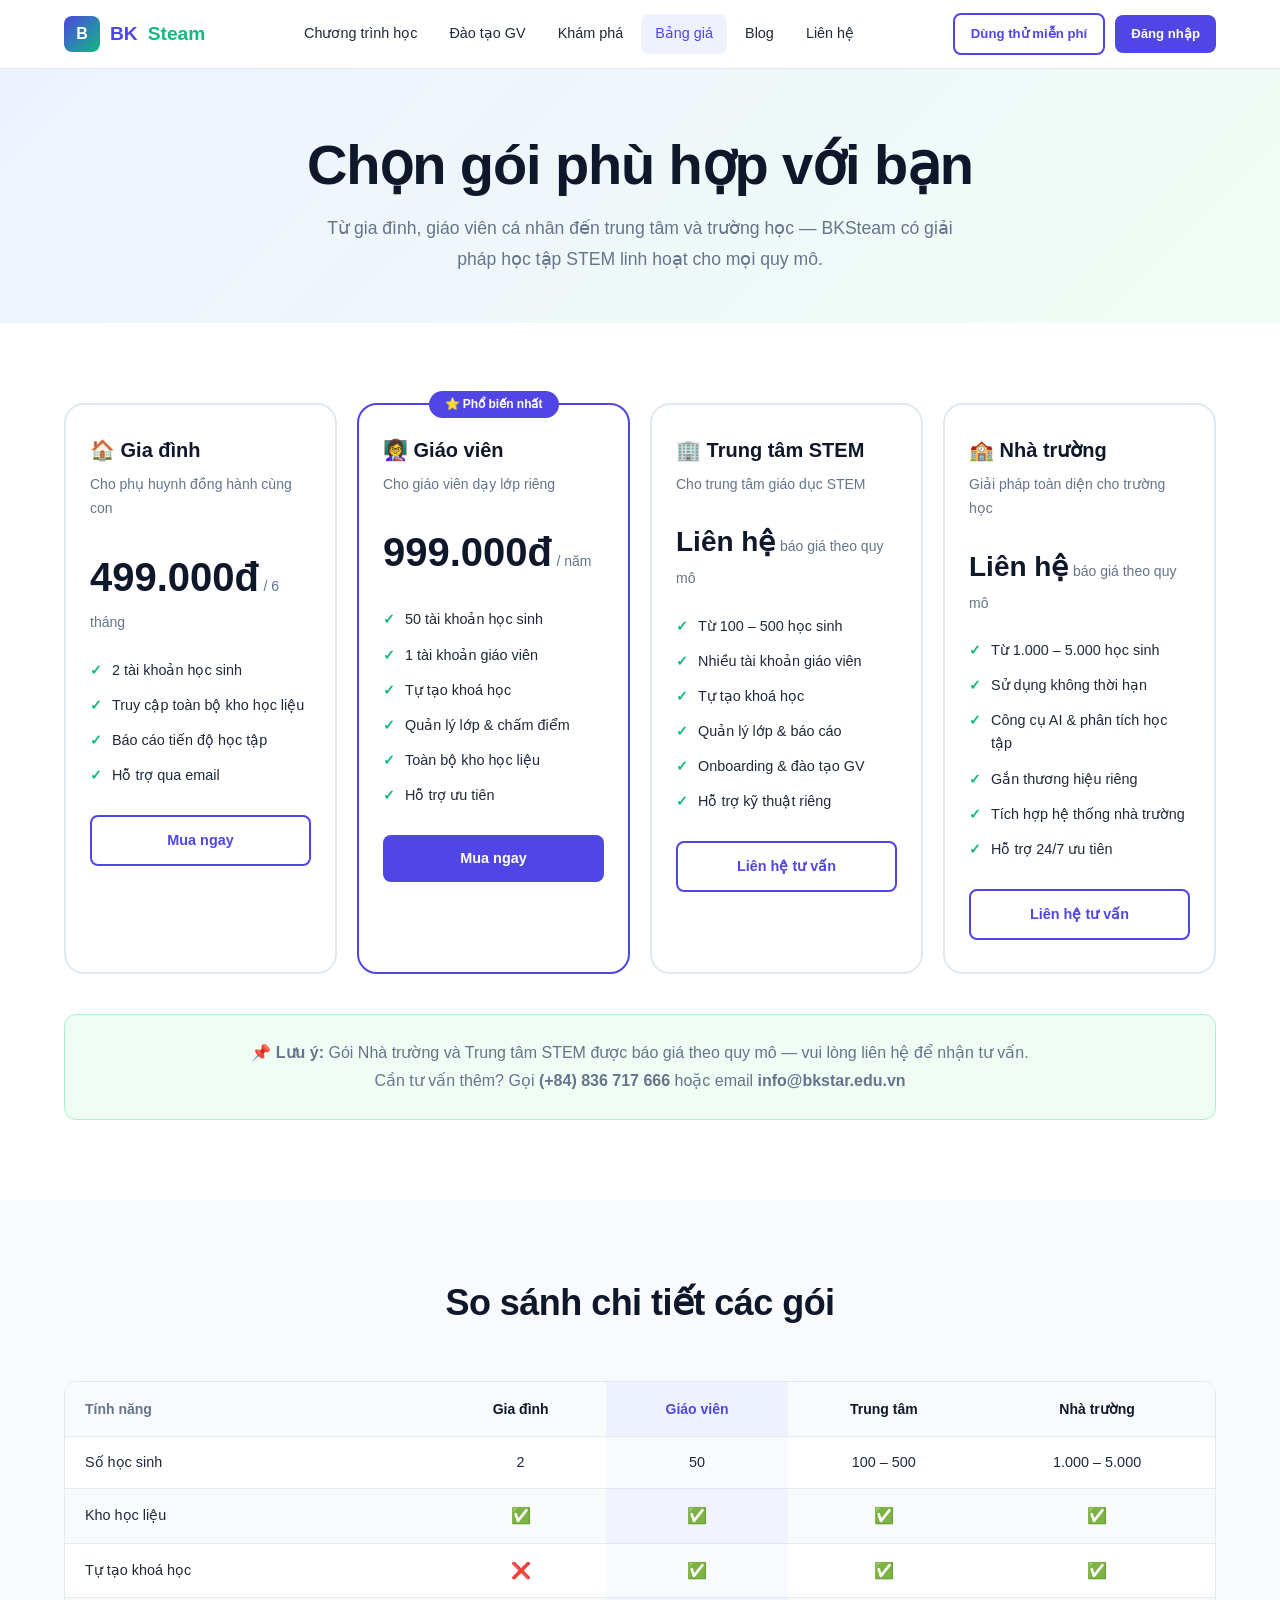
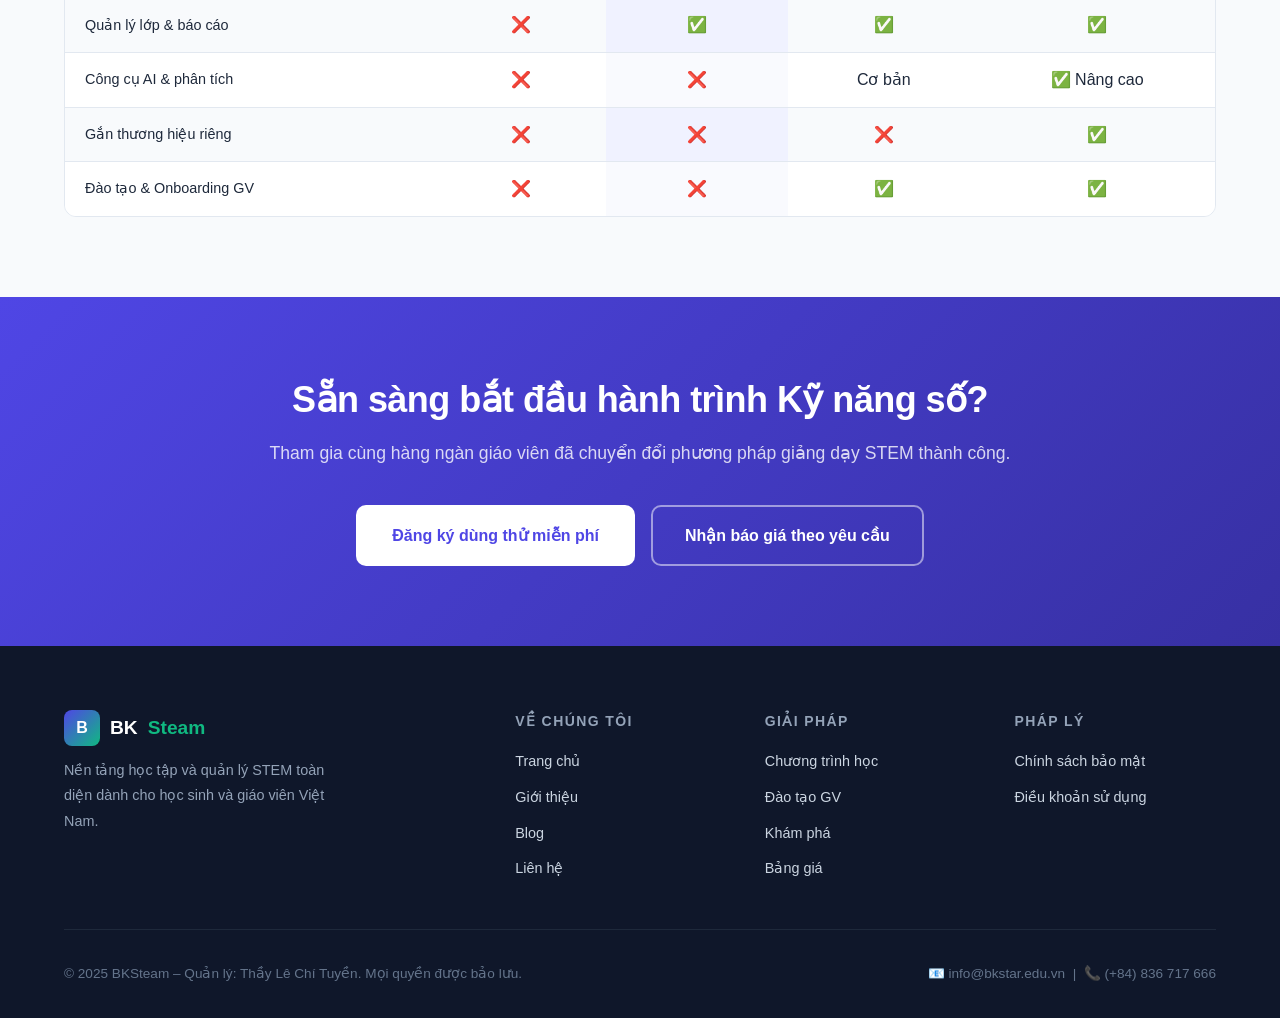
<file: pricing.html>
﻿<!DOCTYPE html>
<html lang="vi">
<head>
<meta charset="UTF-8">
<meta name="viewport" content="width=device-width, initial-scale=1.0">
<title>Bảng giá – BKSteam</title>
<link rel="stylesheet" href="css/style.css">
</head>
<body>
<nav class="nav">
  <div class="container nav-inner">
    <a href="index.html" class="nav-logo"><div class="nav-logo-icon">B</div>BK<span>Steam</span></a>
    <div class="nav-links">
      <a href="curriculum.html">Chương trình học</a>
      <a href="teacher-training.html">Đào tạo GV</a>
      <a href="explore.html">Khám phá</a>
      <a href="pricing.html" class="active">Bảng giá</a>
      <a href="blog.html">Blog</a>
      <a href="contact.html">Liên hệ</a>
    </div>
    <div class="nav-cta">
      <a href="contact.html" class="btn btn-outline btn-sm">Dùng thử miễn phí</a>
      <a href="login.html" class="btn btn-primary btn-sm">Đăng nhập</a>
    </div>
    <button class="nav-hamburger"><span></span><span></span><span></span></button>
  </div>
  <div class="nav-mobile">
    <a href="curriculum.html">Chương trình học</a>
    <a href="teacher-training.html">Đào tạo Giáo viên</a>
    <a href="explore.html">Khám phá</a>
    <a href="pricing.html">Bảng giá</a>
    <a href="blog.html">Blog</a>
    <a href="contact.html">Liên hệ</a>
    <a href="contact.html" class="btn btn-primary">Dùng thử miễn phí</a>
  </div>
</nav>

<section class="page-header">
  <div class="container">
    <h1>Chọn gói phù hợp với bạn</h1>
    <p>Từ gia đình, giáo viên cá nhân đến trung tâm và trường học — BKSteam có giải pháp học tập STEM linh hoạt cho mọi quy mô.</p>
  </div>
</section>

<section class="section">
  <div class="container">
    <div class="pricing-grid">
      <!-- Gia đình -->
      <div class="pricing-card">
        <h3>🏠 Gia đình</h3>
        <p class="desc">Cho phụ huynh đồng hành cùng con</p>
        <div class="pricing-price">
          <span class="pricing-amount">499.000đ</span>
          <span class="pricing-period"> / 6 tháng</span>
        </div>
        <ul class="pricing-features">
          <li>2 tài khoản học sinh</li>
          <li>Truy cập toàn bộ kho học liệu</li>
          <li>Báo cáo tiến độ học tập</li>
          <li>Hỗ trợ qua email</li>
        </ul>
        <a href="contact.html" class="btn btn-outline">Mua ngay</a>
      </div>

      <!-- Giáo viên -->
      <div class="pricing-card popular">
        <div class="pricing-badge">⭐ Phổ biến nhất</div>
        <h3>👩‍🏫 Giáo viên</h3>
        <p class="desc">Cho giáo viên dạy lớp riêng</p>
        <div class="pricing-price">
          <span class="pricing-amount">999.000đ</span>
          <span class="pricing-period"> / năm</span>
        </div>
        <ul class="pricing-features">
          <li>50 tài khoản học sinh</li>
          <li>1 tài khoản giáo viên</li>
          <li>Tự tạo khoá học</li>
          <li>Quản lý lớp & chấm điểm</li>
          <li>Toàn bộ kho học liệu</li>
          <li>Hỗ trợ ưu tiên</li>
        </ul>
        <a href="contact.html" class="btn btn-primary">Mua ngay</a>
      </div>

      <!-- Trung tâm -->
      <div class="pricing-card">
        <h3>🏢 Trung tâm STEM</h3>
        <p class="desc">Cho trung tâm giáo dục STEM</p>
        <div class="pricing-price">
          <span class="pricing-amount" style="font-size:1.75rem">Liên hệ</span>
          <span class="pricing-period"> báo giá theo quy mô</span>
        </div>
        <ul class="pricing-features">
          <li>Từ 100 – 500 học sinh</li>
          <li>Nhiều tài khoản giáo viên</li>
          <li>Tự tạo khoá học</li>
          <li>Quản lý lớp & báo cáo</li>
          <li>Onboarding & đào tạo GV</li>
          <li>Hỗ trợ kỹ thuật riêng</li>
        </ul>
        <a href="contact.html" class="btn btn-outline">Liên hệ tư vấn</a>
      </div>

      <!-- Nhà trường -->
      <div class="pricing-card">
        <h3>🏫 Nhà trường</h3>
        <p class="desc">Giải pháp toàn diện cho trường học</p>
        <div class="pricing-price">
          <span class="pricing-amount" style="font-size:1.75rem">Liên hệ</span>
          <span class="pricing-period"> báo giá theo quy mô</span>
        </div>
        <ul class="pricing-features">
          <li>Từ 1.000 – 5.000 học sinh</li>
          <li>Sử dụng không thời hạn</li>
          <li>Công cụ AI & phân tích học tập</li>
          <li>Gắn thương hiệu riêng</li>
          <li>Tích hợp hệ thống nhà trường</li>
          <li>Hỗ trợ 24/7 ưu tiên</li>
        </ul>
        <a href="contact.html" class="btn btn-outline">Liên hệ tư vấn</a>
      </div>
    </div>

    <!-- Comparison note -->
    <div class="info-box" style="margin-top:40px;text-align:center">
      <p><strong>📌 Lưu ý:</strong> Gói Nhà trường và Trung tâm STEM được báo giá theo quy mô — vui lòng liên hệ để nhận tư vấn.<br>
      Cần tư vấn thêm? Gọi <strong>(+84) 836 717 666</strong> hoặc email <strong>info@bkstar.edu.vn</strong></p>
    </div>
  </div>
</section>

<!-- COMPARISON TABLE -->
<section class="section" style="background:var(--bg-gray)">
  <div class="container">
    <div class="section-header">
      <h2>So sánh chi tiết các gói</h2>
    </div>
    <div style="overflow-x:auto;border-radius:var(--radius);border:1px solid var(--border)">
      <table style="width:100%;border-collapse:collapse;background:#fff">
        <thead>
          <tr style="background:var(--bg-gray)">
            <th style="padding:16px 20px;text-align:left;font-size:.875rem;color:var(--text-muted);font-weight:600">Tính năng</th>
            <th style="padding:16px 20px;text-align:center;font-size:.875rem;font-weight:700;color:var(--text-dark)">Gia đình</th>
            <th style="padding:16px 20px;text-align:center;font-size:.875rem;font-weight:700;color:var(--primary);background:#EEF2FF">Giáo viên</th>
            <th style="padding:16px 20px;text-align:center;font-size:.875rem;font-weight:700;color:var(--text-dark)">Trung tâm</th>
            <th style="padding:16px 20px;text-align:center;font-size:.875rem;font-weight:700;color:var(--text-dark)">Nhà trường</th>
          </tr>
        </thead>
        <tbody>
          <tr style="border-top:1px solid var(--border)">
            <td style="padding:14px 20px;font-size:.9rem">Số học sinh</td>
            <td style="padding:14px 20px;text-align:center;font-size:.9rem">2</td>
            <td style="padding:14px 20px;text-align:center;font-size:.9rem;background:#F9FAFE">50</td>
            <td style="padding:14px 20px;text-align:center;font-size:.9rem">100 – 500</td>
            <td style="padding:14px 20px;text-align:center;font-size:.9rem">1.000 – 5.000</td>
          </tr>
          <tr style="border-top:1px solid var(--border);background:var(--bg-gray)">
            <td style="padding:14px 20px;font-size:.9rem">Kho học liệu</td>
            <td style="padding:14px 20px;text-align:center">✅</td>
            <td style="padding:14px 20px;text-align:center;background:#F0F2FF">✅</td>
            <td style="padding:14px 20px;text-align:center">✅</td>
            <td style="padding:14px 20px;text-align:center">✅</td>
          </tr>
          <tr style="border-top:1px solid var(--border)">
            <td style="padding:14px 20px;font-size:.9rem">Tự tạo khoá học</td>
            <td style="padding:14px 20px;text-align:center">❌</td>
            <td style="padding:14px 20px;text-align:center;background:#F9FAFE">✅</td>
            <td style="padding:14px 20px;text-align:center">✅</td>
            <td style="padding:14px 20px;text-align:center">✅</td>
          </tr>
          <tr style="border-top:1px solid var(--border);background:var(--bg-gray)">
            <td style="padding:14px 20px;font-size:.9rem">Quản lý lớp & báo cáo</td>
            <td style="padding:14px 20px;text-align:center">❌</td>
            <td style="padding:14px 20px;text-align:center;background:#F0F2FF">✅</td>
            <td style="padding:14px 20px;text-align:center">✅</td>
            <td style="padding:14px 20px;text-align:center">✅</td>
          </tr>
          <tr style="border-top:1px solid var(--border)">
            <td style="padding:14px 20px;font-size:.9rem">Công cụ AI & phân tích</td>
            <td style="padding:14px 20px;text-align:center">❌</td>
            <td style="padding:14px 20px;text-align:center;background:#F9FAFE">❌</td>
            <td style="padding:14px 20px;text-align:center">Cơ bản</td>
            <td style="padding:14px 20px;text-align:center">✅ Nâng cao</td>
          </tr>
          <tr style="border-top:1px solid var(--border);background:var(--bg-gray)">
            <td style="padding:14px 20px;font-size:.9rem">Gắn thương hiệu riêng</td>
            <td style="padding:14px 20px;text-align:center">❌</td>
            <td style="padding:14px 20px;text-align:center;background:#F0F2FF">❌</td>
            <td style="padding:14px 20px;text-align:center">❌</td>
            <td style="padding:14px 20px;text-align:center">✅</td>
          </tr>
          <tr style="border-top:1px solid var(--border)">
            <td style="padding:14px 20px;font-size:.9rem">Đào tạo & Onboarding GV</td>
            <td style="padding:14px 20px;text-align:center">❌</td>
            <td style="padding:14px 20px;text-align:center;background:#F9FAFE">❌</td>
            <td style="padding:14px 20px;text-align:center">✅</td>
            <td style="padding:14px 20px;text-align:center">✅</td>
          </tr>
        </tbody>
      </table>
    </div>
  </div>
</section>

<section class="cta-section">
  <div class="container">
    <h2>Sẵn sàng bắt đầu hành trình Kỹ năng số?</h2>
    <p>Tham gia cùng hàng ngàn giáo viên đã chuyển đổi phương pháp giảng dạy STEM thành công.</p>
    <div style="display:flex;gap:16px;justify-content:center;flex-wrap:wrap">
      <a href="contact.html" class="btn btn-white btn-lg">Đăng ký dùng thử miễn phí</a>
      <a href="contact.html" class="btn btn-outline btn-lg" style="border-color:rgba(255,255,255,.5);color:#fff">Nhận báo giá theo yêu cầu</a>
    </div>
  </div>
</section>

<footer>
  <div class="container">
    <div class="footer-grid">
      <div class="footer-brand"><a href="index.html" class="nav-logo" style="color:#fff"><div class="nav-logo-icon">B</div>BK<span>Steam</span></a><p>Nền tảng học tập và quản lý STEM toàn diện dành cho học sinh và giáo viên Việt Nam.</p></div>
      <div class="footer-col"><h4>VỀ CHÚNG TÔI</h4><ul><li><a href="index.html">Trang chủ</a></li><li><a href="gioi-thieu.html">Giới thiệu</a></li><li><a href="blog.html">Blog</a></li><li><a href="contact.html">Liên hệ</a></li></ul></div>
      <div class="footer-col"><h4>GIẢI PHÁP</h4><ul><li><a href="curriculum.html">Chương trình học</a></li><li><a href="teacher-training.html">Đào tạo GV</a></li><li><a href="explore.html">Khám phá</a></li><li><a href="pricing.html">Bảng giá</a></li></ul></div>
      <div class="footer-col"><h4>PHÁP LÝ</h4><ul><li><a href="privacy.html">Chính sách bảo mật</a></li><li><a href="terms.html">Điều khoản sử dụng</a></li></ul></div>
    </div>
    <div class="footer-bottom"><p>© 2025 BKSteam – Quản lý: Thầy Lê Chí Tuyền. Mọi quyền được bảo lưu.</p><p>📧 info@bkstar.edu.vn &nbsp;|&nbsp; 📞 (+84) 836 717 666</p></div>
  </div>
</footer>
<script src="js/main.js"></script>
</body>
</html>
</file>
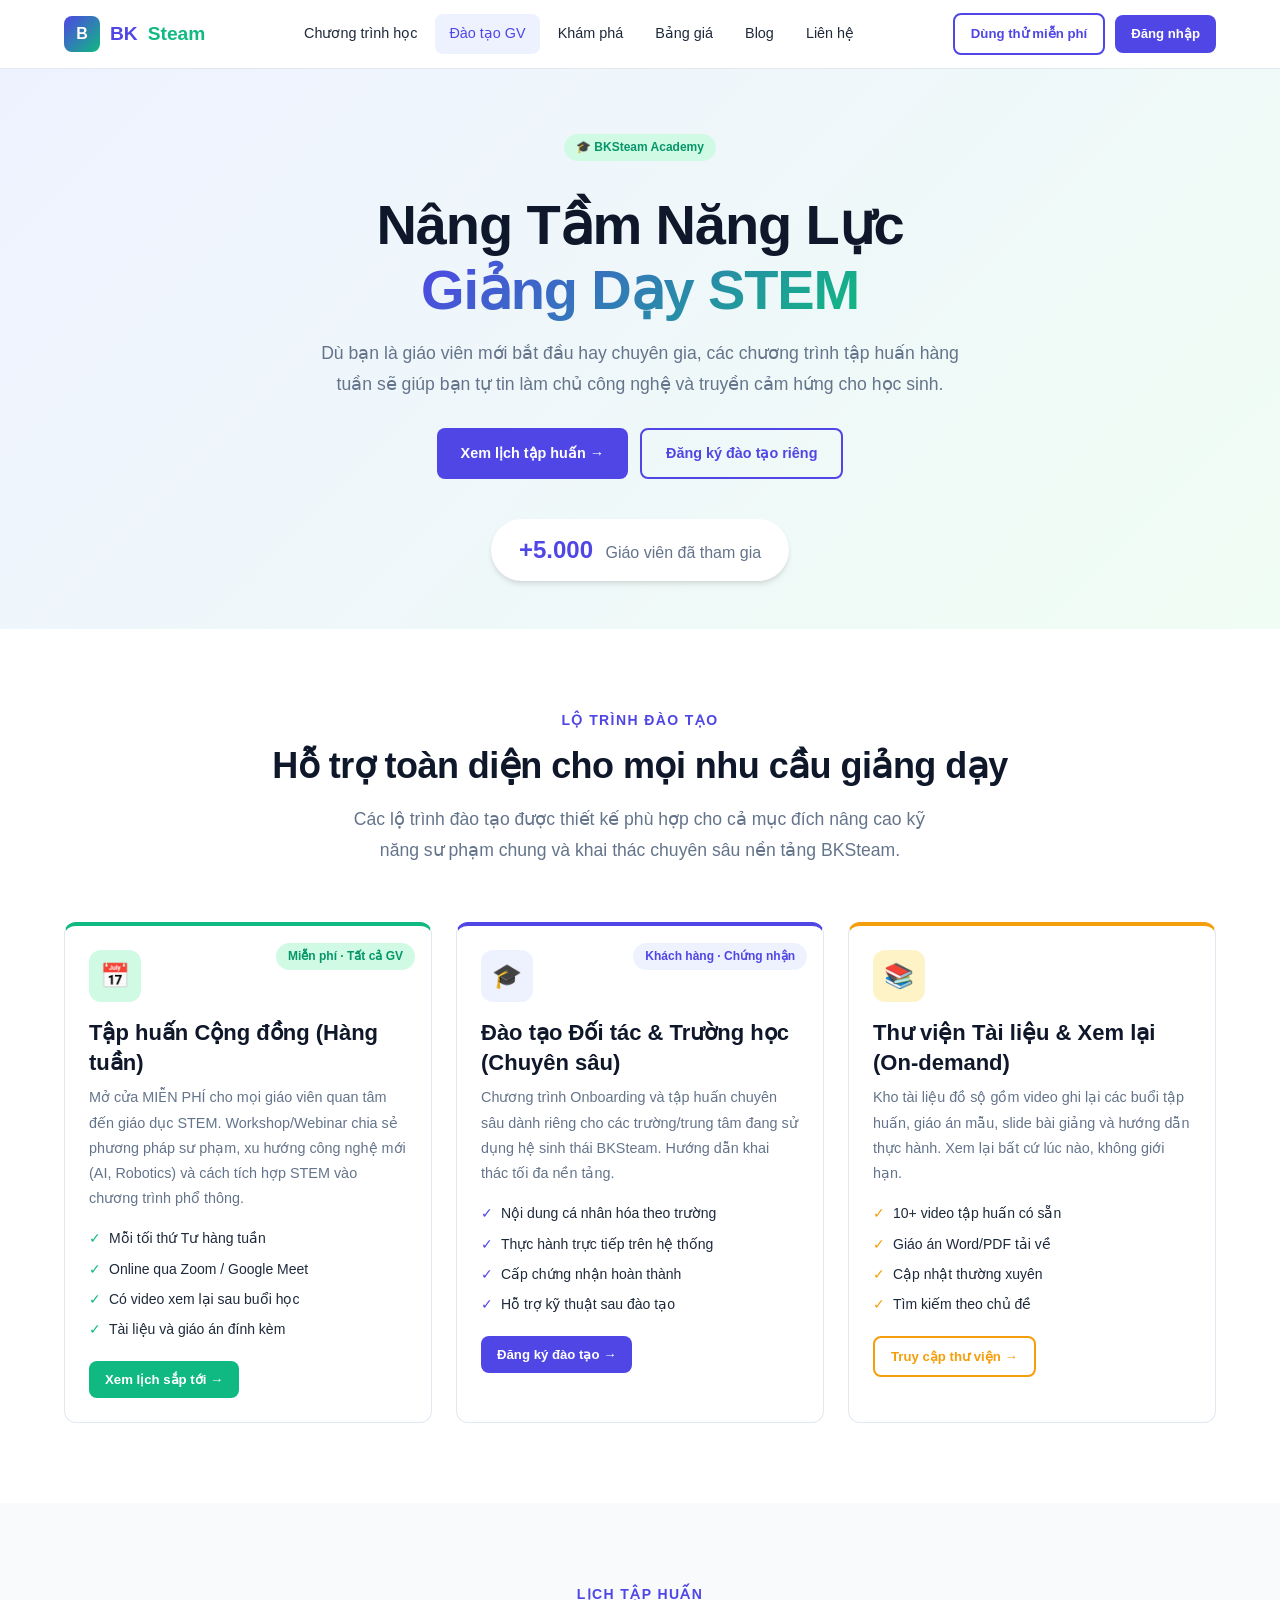
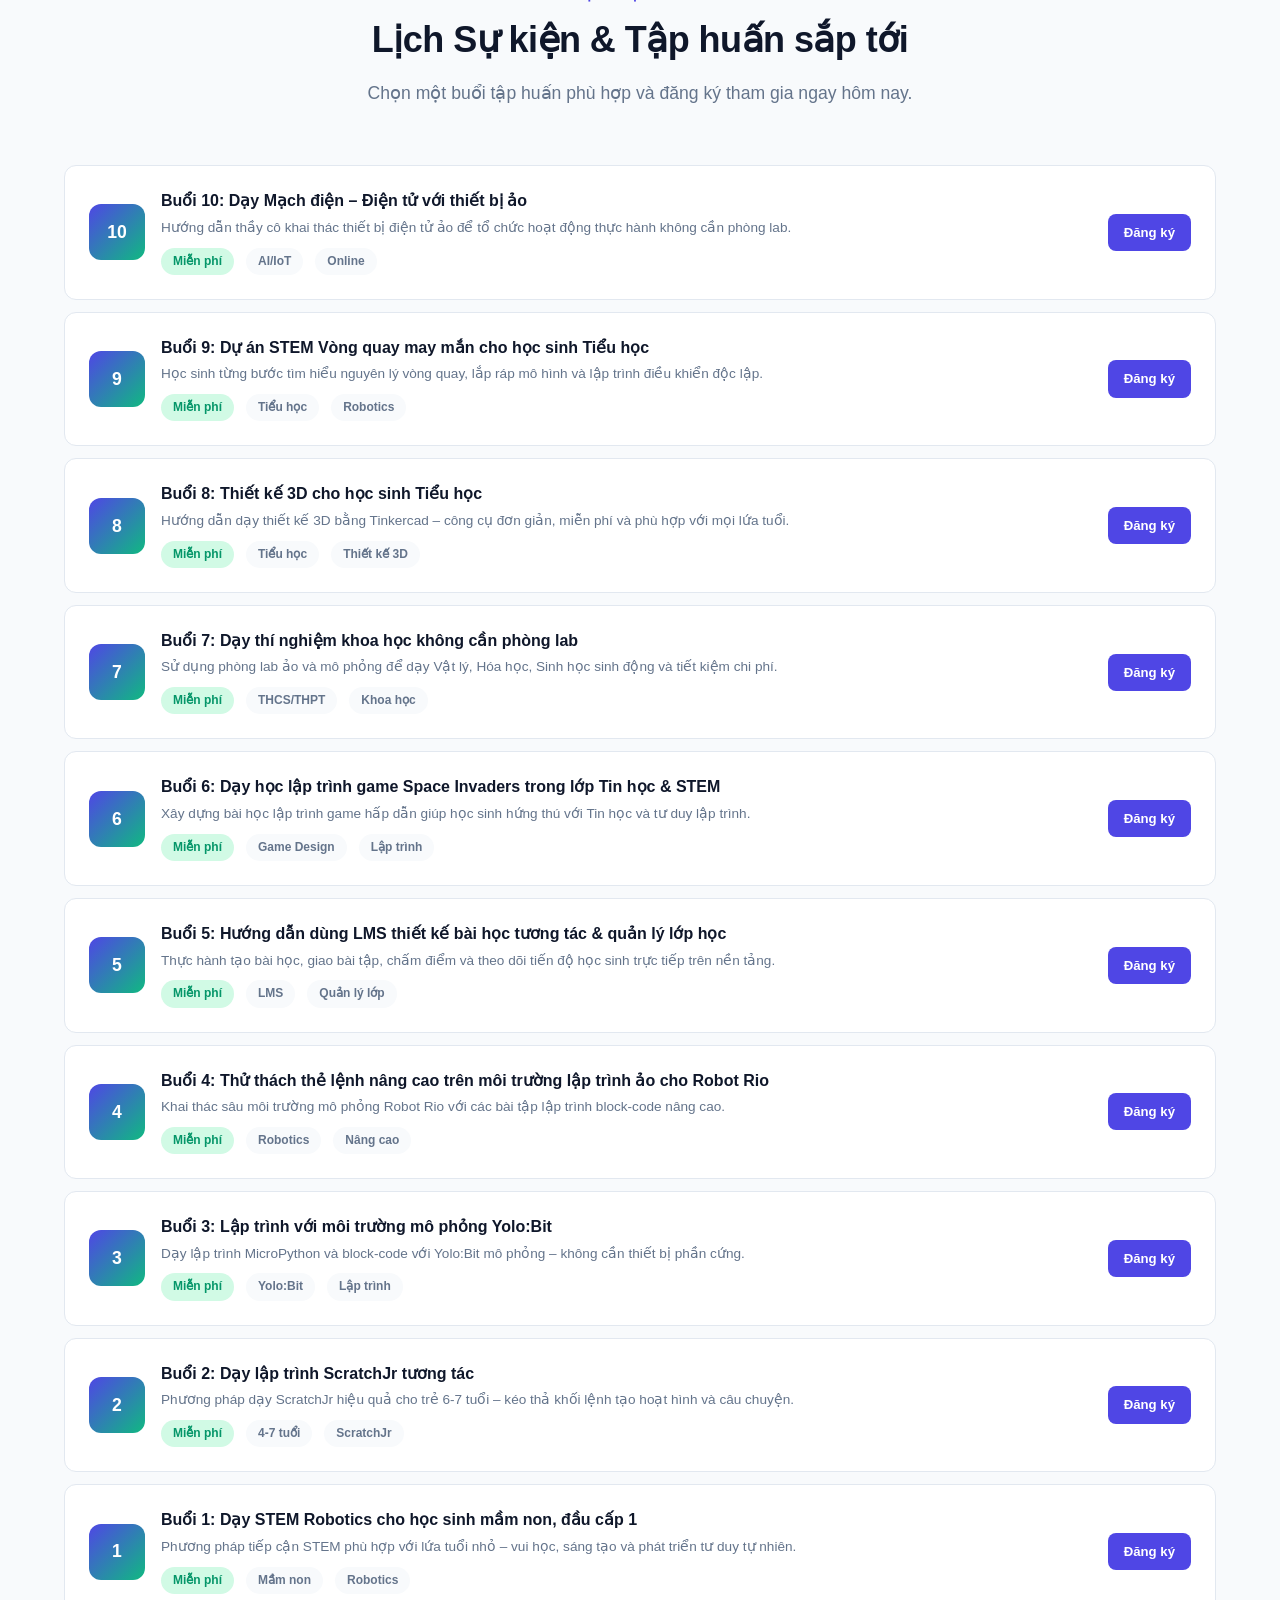
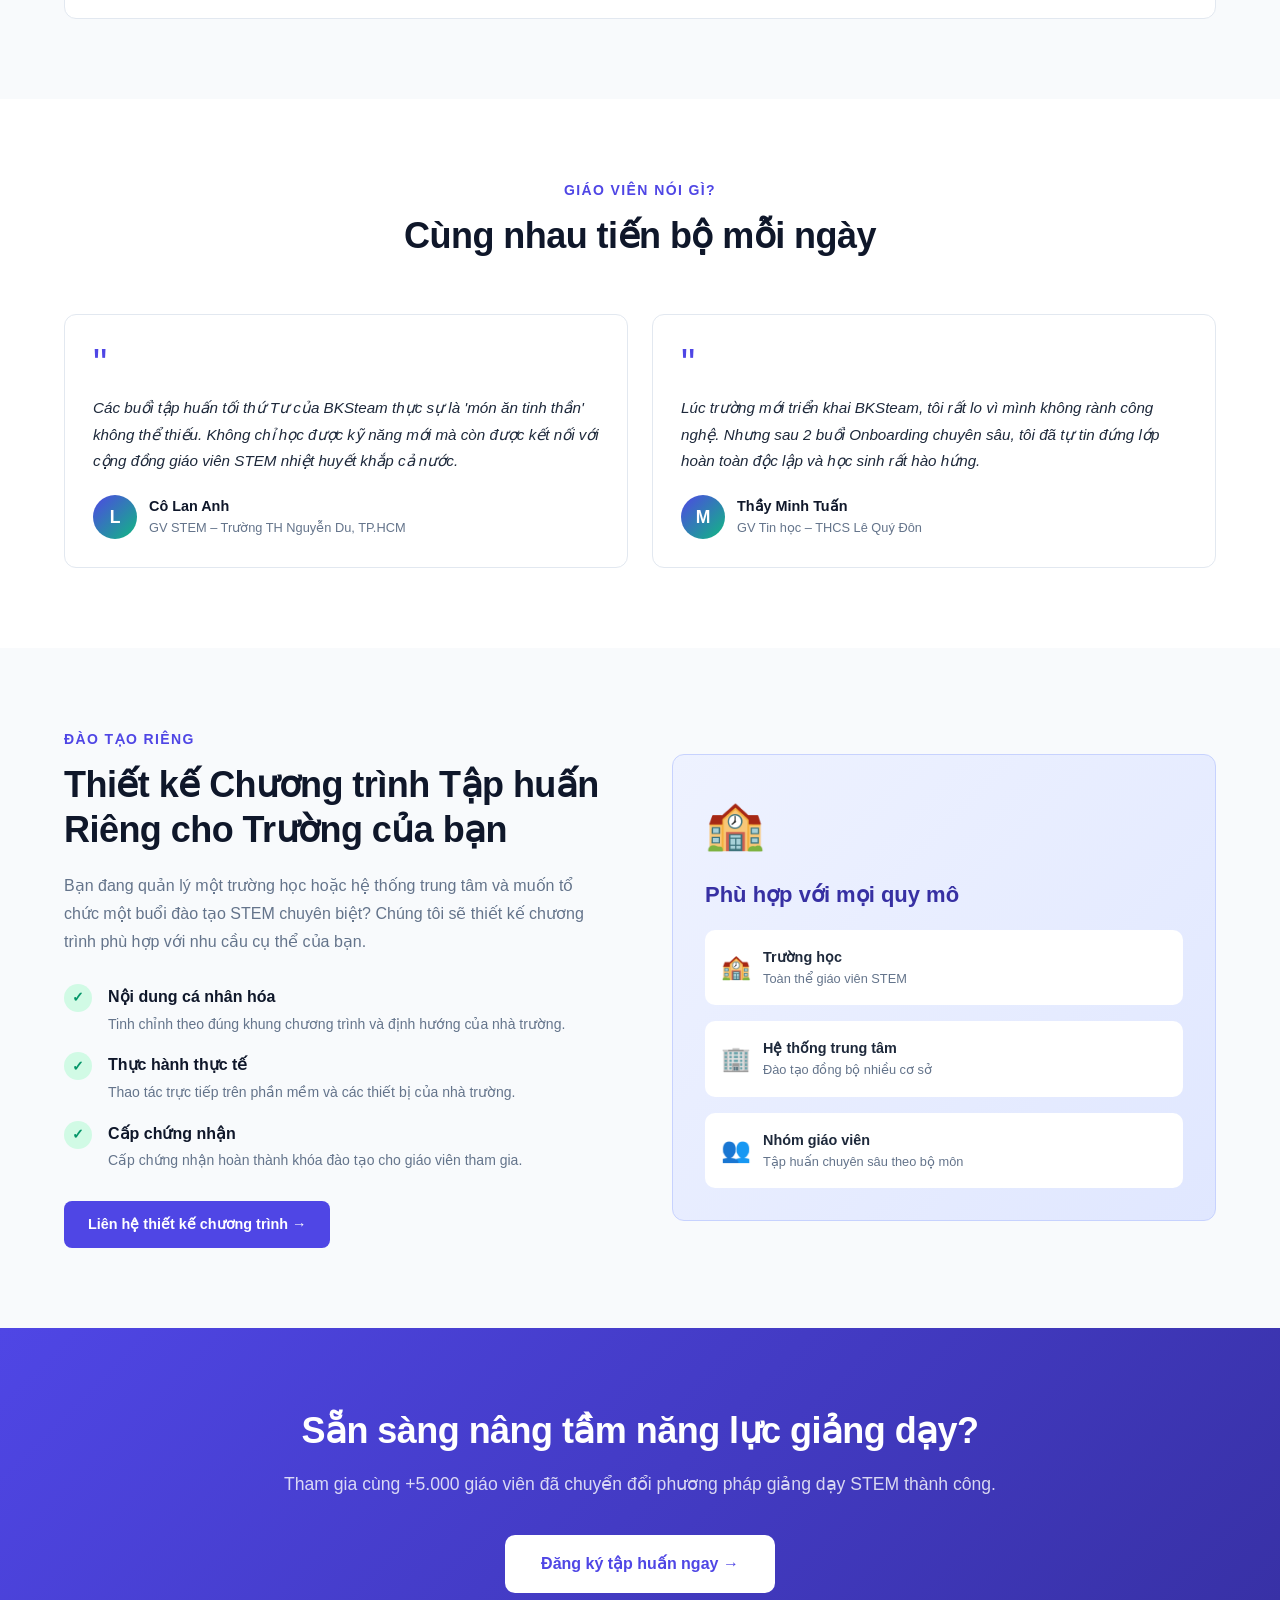
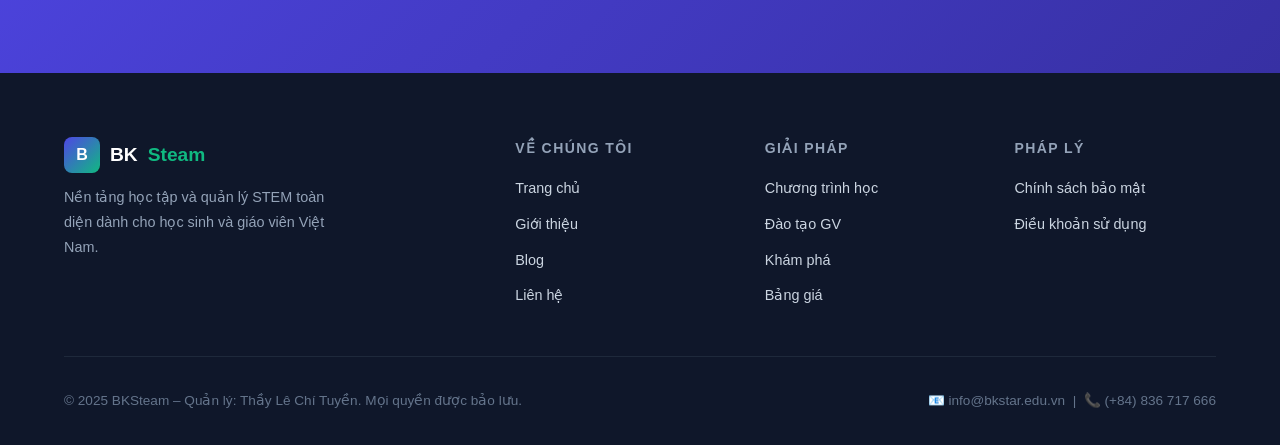
<file: teacher-training.html>
﻿<!DOCTYPE html>
<html lang="vi">
<head>
<meta charset="UTF-8">
<meta name="viewport" content="width=device-width, initial-scale=1.0">
<title>Đào tạo Giáo viên – BKSteam</title>
<meta name="description" content="Nâng tầm năng lực giảng dạy STEM. Tập huấn miễn phí hàng tuần, đào tạo chuyên sâu và thư viện tài liệu on-demand.">
<link rel="stylesheet" href="css/style.css">
</head>
<body>

<nav class="nav">
  <div class="container nav-inner">
    <a href="index.html" class="nav-logo"><div class="nav-logo-icon">B</div>BK<span>Steam</span></a>
    <div class="nav-links">
      <a href="curriculum.html">Chương trình học</a>
      <a href="teacher-training.html" class="active">Đào tạo GV</a>
      <a href="explore.html">Khám phá</a>
      <a href="pricing.html">Bảng giá</a>
      <a href="blog.html">Blog</a>
      <a href="contact.html">Liên hệ</a>
    </div>
    <div class="nav-cta">
      <a href="contact.html" class="btn btn-outline btn-sm">Dùng thử miễn phí</a>
      <a href="login.html" class="btn btn-primary btn-sm">Đăng nhập</a>
    </div>
    <button class="nav-hamburger"><span></span><span></span><span></span></button>
  </div>
  <div class="nav-mobile">
    <a href="curriculum.html">Chương trình học</a>
    <a href="teacher-training.html">Đào tạo Giáo viên</a>
    <a href="explore.html">Khám phá</a>
    <a href="pricing.html">Bảng giá</a>
    <a href="blog.html">Blog</a>
    <a href="contact.html">Liên hệ</a>
    <a href="contact.html" class="btn btn-primary">Dùng thử miễn phí</a>
  </div>
</nav>

<!-- HERO -->
<section class="page-header">
  <div class="container">
    <span class="badge badge-secondary">🎓 BKSteam Academy</span>
    <h1 style="margin-top:16px">Nâng Tầm Năng Lực<br><span style="background:linear-gradient(135deg,#4F46E5,#10B981);-webkit-background-clip:text;-webkit-text-fill-color:transparent;background-clip:text">Giảng Dạy STEM</span></h1>
    <p>Dù bạn là giáo viên mới bắt đầu hay chuyên gia, các chương trình tập huấn hàng tuần sẽ giúp bạn tự tin làm chủ công nghệ và truyền cảm hứng cho học sinh.</p>
    <div style="display:flex;gap:12px;justify-content:center;flex-wrap:wrap;margin-top:28px">
      <a href="#schedule" class="btn btn-primary">Xem lịch tập huấn →</a>
      <a href="contact.html" class="btn btn-outline">Đăng ký đào tạo riêng</a>
    </div>
    <div style="margin-top:40px;display:inline-block;background:#fff;border-radius:100px;padding:12px 28px;box-shadow:var(--shadow)">
      <span style="font-size:1.5rem;font-weight:800;color:var(--primary)">+5.000</span>
      <span style="color:var(--text-muted);margin-left:8px">Giáo viên đã tham gia</span>
    </div>
  </div>
</section>

<!-- 3 PROGRAMS -->
<section class="section">
  <div class="container">
    <div class="section-header">
      <div class="label">Lộ trình đào tạo</div>
      <h2>Hỗ trợ toàn diện cho mọi nhu cầu giảng dạy</h2>
      <p>Các lộ trình đào tạo được thiết kế phù hợp cho cả mục đích nâng cao kỹ năng sư phạm chung và khai thác chuyên sâu nền tảng BKSteam.</p>
    </div>
    <div class="grid-3">
      <div class="card" style="border-top:4px solid var(--secondary);position:relative">
        <div style="position:absolute;top:16px;right:16px"><span class="badge badge-secondary">Miễn phí · Tất cả GV</span></div>
        <div class="card-icon green">📅</div>
        <h3>Tập huấn Cộng đồng (Hàng tuần)</h3>
        <p style="margin-top:8px">Mở cửa MIỄN PHÍ cho mọi giáo viên quan tâm đến giáo dục STEM. Workshop/Webinar chia sẻ phương pháp sư phạm, xu hướng công nghệ mới (AI, Robotics) và cách tích hợp STEM vào chương trình phổ thông.</p>
        <ul style="list-style:none;margin-top:16px;display:flex;flex-direction:column;gap:8px">
          <li style="display:flex;gap:8px;font-size:.875rem"><span style="color:var(--secondary)">✓</span> Mỗi tối thứ Tư hàng tuần</li>
          <li style="display:flex;gap:8px;font-size:.875rem"><span style="color:var(--secondary)">✓</span> Online qua Zoom / Google Meet</li>
          <li style="display:flex;gap:8px;font-size:.875rem"><span style="color:var(--secondary)">✓</span> Có video xem lại sau buổi học</li>
          <li style="display:flex;gap:8px;font-size:.875rem"><span style="color:var(--secondary)">✓</span> Tài liệu và giáo án đính kèm</li>
        </ul>
        <a href="#schedule" class="btn btn-secondary btn-sm" style="margin-top:20px">Xem lịch sắp tới →</a>
      </div>
      <div class="card" style="border-top:4px solid var(--primary);position:relative">
        <div style="position:absolute;top:16px;right:16px"><span class="badge badge-primary">Khách hàng · Chứng nhận</span></div>
        <div class="card-icon blue">🎓</div>
        <h3>Đào tạo Đối tác & Trường học (Chuyên sâu)</h3>
        <p style="margin-top:8px">Chương trình Onboarding và tập huấn chuyên sâu dành riêng cho các trường/trung tâm đang sử dụng hệ sinh thái BKSteam. Hướng dẫn khai thác tối đa nền tảng.</p>
        <ul style="list-style:none;margin-top:16px;display:flex;flex-direction:column;gap:8px">
          <li style="display:flex;gap:8px;font-size:.875rem"><span style="color:var(--primary)">✓</span> Nội dung cá nhân hóa theo trường</li>
          <li style="display:flex;gap:8px;font-size:.875rem"><span style="color:var(--primary)">✓</span> Thực hành trực tiếp trên hệ thống</li>
          <li style="display:flex;gap:8px;font-size:.875rem"><span style="color:var(--primary)">✓</span> Cấp chứng nhận hoàn thành</li>
          <li style="display:flex;gap:8px;font-size:.875rem"><span style="color:var(--primary)">✓</span> Hỗ trợ kỹ thuật sau đào tạo</li>
        </ul>
        <a href="contact.html" class="btn btn-primary btn-sm" style="margin-top:20px">Đăng ký đào tạo →</a>
      </div>
      <div class="card" style="border-top:4px solid var(--accent)">
        <div class="card-icon amber">📚</div>
        <h3>Thư viện Tài liệu & Xem lại (On-demand)</h3>
        <p style="margin-top:8px">Kho tài liệu đồ sộ gồm video ghi lại các buổi tập huấn, giáo án mẫu, slide bài giảng và hướng dẫn thực hành. Xem lại bất cứ lúc nào, không giới hạn.</p>
        <ul style="list-style:none;margin-top:16px;display:flex;flex-direction:column;gap:8px">
          <li style="display:flex;gap:8px;font-size:.875rem"><span style="color:var(--accent)">✓</span> 10+ video tập huấn có sẵn</li>
          <li style="display:flex;gap:8px;font-size:.875rem"><span style="color:var(--accent)">✓</span> Giáo án Word/PDF tải về</li>
          <li style="display:flex;gap:8px;font-size:.875rem"><span style="color:var(--accent)">✓</span> Cập nhật thường xuyên</li>
          <li style="display:flex;gap:8px;font-size:.875rem"><span style="color:var(--accent)">✓</span> Tìm kiếm theo chủ đề</li>
        </ul>
        <a href="contact.html" class="btn btn-outline btn-sm" style="border-color:var(--accent);color:var(--accent);margin-top:20px">Truy cập thư viện →</a>
      </div>
    </div>
  </div>
</section>

<!-- SCHEDULE -->
<section class="section" id="schedule" style="background:var(--bg-gray)">
  <div class="container">
    <div class="section-header">
      <div class="label">Lịch tập huấn</div>
      <h2>Lịch Sự kiện & Tập huấn sắp tới</h2>
      <p>Chọn một buổi tập huấn phù hợp và đăng ký tham gia ngay hôm nay.</p>
    </div>
    <div style="display:flex;flex-direction:column;gap:12px">

      <div class="schedule-card">
        <div class="schedule-num">10</div>
        <div>
          <h3>Buổi 10: Dạy Mạch điện – Điện tử với thiết bị ảo</h3>
          <p>Hướng dẫn thầy cô khai thác thiết bị điện tử ảo để tổ chức hoạt động thực hành không cần phòng lab.</p>
          <div style="display:flex;gap:12px;margin-top:8px;flex-wrap:wrap">
            <span class="badge badge-secondary">Miễn phí</span>
            <span class="badge badge-gray">AI/IoT</span>
            <span class="badge badge-gray">Online</span>
          </div>
        </div>
        <a href="contact.html" class="btn btn-primary btn-sm">Đăng ký</a>
      </div>

      <div class="schedule-card">
        <div class="schedule-num">9</div>
        <div>
          <h3>Buổi 9: Dự án STEM Vòng quay may mắn cho học sinh Tiểu học</h3>
          <p>Học sinh từng bước tìm hiểu nguyên lý vòng quay, lắp ráp mô hình và lập trình điều khiển độc lập.</p>
          <div style="display:flex;gap:12px;margin-top:8px;flex-wrap:wrap">
            <span class="badge badge-secondary">Miễn phí</span>
            <span class="badge badge-gray">Tiểu học</span>
            <span class="badge badge-gray">Robotics</span>
          </div>
        </div>
        <a href="contact.html" class="btn btn-primary btn-sm">Đăng ký</a>
      </div>

      <div class="schedule-card">
        <div class="schedule-num">8</div>
        <div>
          <h3>Buổi 8: Thiết kế 3D cho học sinh Tiểu học</h3>
          <p>Hướng dẫn dạy thiết kế 3D bằng Tinkercad – công cụ đơn giản, miễn phí và phù hợp với mọi lứa tuổi.</p>
          <div style="display:flex;gap:12px;margin-top:8px;flex-wrap:wrap">
            <span class="badge badge-secondary">Miễn phí</span>
            <span class="badge badge-gray">Tiểu học</span>
            <span class="badge badge-gray">Thiết kế 3D</span>
          </div>
        </div>
        <a href="contact.html" class="btn btn-primary btn-sm">Đăng ký</a>
      </div>

      <div class="schedule-card">
        <div class="schedule-num">7</div>
        <div>
          <h3>Buổi 7: Dạy thí nghiệm khoa học không cần phòng lab</h3>
          <p>Sử dụng phòng lab ảo và mô phỏng để dạy Vật lý, Hóa học, Sinh học sinh động và tiết kiệm chi phí.</p>
          <div style="display:flex;gap:12px;margin-top:8px;flex-wrap:wrap">
            <span class="badge badge-secondary">Miễn phí</span>
            <span class="badge badge-gray">THCS/THPT</span>
            <span class="badge badge-gray">Khoa học</span>
          </div>
        </div>
        <a href="contact.html" class="btn btn-primary btn-sm">Đăng ký</a>
      </div>

      <div class="schedule-card">
        <div class="schedule-num">6</div>
        <div>
          <h3>Buổi 6: Dạy học lập trình game Space Invaders trong lớp Tin học & STEM</h3>
          <p>Xây dựng bài học lập trình game hấp dẫn giúp học sinh hứng thú với Tin học và tư duy lập trình.</p>
          <div style="display:flex;gap:12px;margin-top:8px;flex-wrap:wrap">
            <span class="badge badge-secondary">Miễn phí</span>
            <span class="badge badge-gray">Game Design</span>
            <span class="badge badge-gray">Lập trình</span>
          </div>
        </div>
        <a href="contact.html" class="btn btn-primary btn-sm">Đăng ký</a>
      </div>

      <div class="schedule-card">
        <div class="schedule-num">5</div>
        <div>
          <h3>Buổi 5: Hướng dẫn dùng LMS thiết kế bài học tương tác & quản lý lớp học</h3>
          <p>Thực hành tạo bài học, giao bài tập, chấm điểm và theo dõi tiến độ học sinh trực tiếp trên nền tảng.</p>
          <div style="display:flex;gap:12px;margin-top:8px;flex-wrap:wrap">
            <span class="badge badge-secondary">Miễn phí</span>
            <span class="badge badge-gray">LMS</span>
            <span class="badge badge-gray">Quản lý lớp</span>
          </div>
        </div>
        <a href="contact.html" class="btn btn-primary btn-sm">Đăng ký</a>
      </div>

      <div class="schedule-card">
        <div class="schedule-num">4</div>
        <div>
          <h3>Buổi 4: Thử thách thẻ lệnh nâng cao trên môi trường lập trình ảo cho Robot Rio</h3>
          <p>Khai thác sâu môi trường mô phỏng Robot Rio với các bài tập lập trình block-code nâng cao.</p>
          <div style="display:flex;gap:12px;margin-top:8px;flex-wrap:wrap">
            <span class="badge badge-secondary">Miễn phí</span>
            <span class="badge badge-gray">Robotics</span>
            <span class="badge badge-gray">Nâng cao</span>
          </div>
        </div>
        <a href="contact.html" class="btn btn-primary btn-sm">Đăng ký</a>
      </div>

      <div class="schedule-card">
        <div class="schedule-num">3</div>
        <div>
          <h3>Buổi 3: Lập trình với môi trường mô phỏng Yolo:Bit</h3>
          <p>Dạy lập trình MicroPython và block-code với Yolo:Bit mô phỏng – không cần thiết bị phần cứng.</p>
          <div style="display:flex;gap:12px;margin-top:8px;flex-wrap:wrap">
            <span class="badge badge-secondary">Miễn phí</span>
            <span class="badge badge-gray">Yolo:Bit</span>
            <span class="badge badge-gray">Lập trình</span>
          </div>
        </div>
        <a href="contact.html" class="btn btn-primary btn-sm">Đăng ký</a>
      </div>

      <div class="schedule-card">
        <div class="schedule-num">2</div>
        <div>
          <h3>Buổi 2: Dạy lập trình ScratchJr tương tác</h3>
          <p>Phương pháp dạy ScratchJr hiệu quả cho trẻ 6-7 tuổi – kéo thả khối lệnh tạo hoạt hình và câu chuyện.</p>
          <div style="display:flex;gap:12px;margin-top:8px;flex-wrap:wrap">
            <span class="badge badge-secondary">Miễn phí</span>
            <span class="badge badge-gray">4-7 tuổi</span>
            <span class="badge badge-gray">ScratchJr</span>
          </div>
        </div>
        <a href="contact.html" class="btn btn-primary btn-sm">Đăng ký</a>
      </div>

      <div class="schedule-card">
        <div class="schedule-num">1</div>
        <div>
          <h3>Buổi 1: Dạy STEM Robotics cho học sinh mầm non, đầu cấp 1</h3>
          <p>Phương pháp tiếp cận STEM phù hợp với lứa tuổi nhỏ – vui học, sáng tạo và phát triển tư duy tự nhiên.</p>
          <div style="display:flex;gap:12px;margin-top:8px;flex-wrap:wrap">
            <span class="badge badge-secondary">Miễn phí</span>
            <span class="badge badge-gray">Mầm non</span>
            <span class="badge badge-gray">Robotics</span>
          </div>
        </div>
        <a href="contact.html" class="btn btn-primary btn-sm">Đăng ký</a>
      </div>

    </div>
  </div>
</section>

<!-- TESTIMONIALS -->
<section class="section">
  <div class="container">
    <div class="section-header">
      <div class="label">Giáo viên nói gì?</div>
      <h2>Cùng nhau tiến bộ mỗi ngày</h2>
    </div>
    <div class="grid-2">
      <div class="testimonial-card">
        <div class="testimonial-quote">"</div>
        <p>Các buổi tập huấn tối thứ Tư của BKSteam thực sự là 'món ăn tinh thần' không thể thiếu. Không chỉ học được kỹ năng mới mà còn được kết nối với cộng đồng giáo viên STEM nhiệt huyết khắp cả nước.</p>
        <div class="testimonial-author">
          <div class="testimonial-avatar">L</div>
          <div>
            <div class="testimonial-name">Cô Lan Anh</div>
            <div class="testimonial-role">GV STEM – Trường TH Nguyễn Du, TP.HCM</div>
          </div>
        </div>
      </div>
      <div class="testimonial-card">
        <div class="testimonial-quote">"</div>
        <p>Lúc trường mới triển khai BKSteam, tôi rất lo vì mình không rành công nghệ. Nhưng sau 2 buổi Onboarding chuyên sâu, tôi đã tự tin đứng lớp hoàn toàn độc lập và học sinh rất hào hứng.</p>
        <div class="testimonial-author">
          <div class="testimonial-avatar">M</div>
          <div>
            <div class="testimonial-name">Thầy Minh Tuấn</div>
            <div class="testimonial-role">GV Tin học – THCS Lê Quý Đôn</div>
          </div>
        </div>
      </div>
    </div>
  </div>
</section>

<!-- CUSTOM TRAINING -->
<section class="section" style="background:var(--bg-gray)">
  <div class="container">
    <div style="display:grid;grid-template-columns:1fr 1fr;gap:64px;align-items:center">
      <div>
        <div class="label" style="color:var(--primary);font-size:.875rem;font-weight:700;letter-spacing:.1em;text-transform:uppercase;margin-bottom:12px">Đào tạo riêng</div>
        <h2 style="color:var(--text-dark);margin-bottom:20px">Thiết kế Chương trình Tập huấn Riêng cho Trường của bạn</h2>
        <p style="margin-bottom:28px">Bạn đang quản lý một trường học hoặc hệ thống trung tâm và muốn tổ chức một buổi đào tạo STEM chuyên biệt? Chúng tôi sẽ thiết kế chương trình phù hợp với nhu cầu cụ thể của bạn.</p>
        <div class="feature-list">
          <div class="feature-item">
            <div class="feature-check">✓</div>
            <div>
              <h4>Nội dung cá nhân hóa</h4>
              <p>Tinh chỉnh theo đúng khung chương trình và định hướng của nhà trường.</p>
            </div>
          </div>
          <div class="feature-item">
            <div class="feature-check">✓</div>
            <div>
              <h4>Thực hành thực tế</h4>
              <p>Thao tác trực tiếp trên phần mềm và các thiết bị của nhà trường.</p>
            </div>
          </div>
          <div class="feature-item">
            <div class="feature-check">✓</div>
            <div>
              <h4>Cấp chứng nhận</h4>
              <p>Cấp chứng nhận hoàn thành khóa đào tạo cho giáo viên tham gia.</p>
            </div>
          </div>
        </div>
        <a href="contact.html" class="btn btn-primary" style="margin-top:28px">Liên hệ thiết kế chương trình →</a>
      </div>
      <div class="highlight-box">
        <div style="font-size:3rem;margin-bottom:16px">🏫</div>
        <h3 style="color:var(--primary-dark);margin-bottom:12px">Phù hợp với mọi quy mô</h3>
        <div style="display:flex;flex-direction:column;gap:16px;margin-top:20px">
          <div style="display:flex;gap:12px;align-items:center;background:#fff;border-radius:10px;padding:16px">
            <div style="font-size:1.5rem">🏫</div>
            <div><div style="font-weight:600;font-size:.9rem">Trường học</div><div style="font-size:.8rem;color:var(--text-muted)">Toàn thể giáo viên STEM</div></div>
          </div>
          <div style="display:flex;gap:12px;align-items:center;background:#fff;border-radius:10px;padding:16px">
            <div style="font-size:1.5rem">🏢</div>
            <div><div style="font-weight:600;font-size:.9rem">Hệ thống trung tâm</div><div style="font-size:.8rem;color:var(--text-muted)">Đào tạo đồng bộ nhiều cơ sở</div></div>
          </div>
          <div style="display:flex;gap:12px;align-items:center;background:#fff;border-radius:10px;padding:16px">
            <div style="font-size:1.5rem">👥</div>
            <div><div style="font-weight:600;font-size:.9rem">Nhóm giáo viên</div><div style="font-size:.8rem;color:var(--text-muted)">Tập huấn chuyên sâu theo bộ môn</div></div>
          </div>
        </div>
      </div>
    </div>
  </div>
</section>

<section class="cta-section">
  <div class="container">
    <h2>Sẵn sàng nâng tầm năng lực giảng dạy?</h2>
    <p>Tham gia cùng +5.000 giáo viên đã chuyển đổi phương pháp giảng dạy STEM thành công.</p>
    <a href="contact.html" class="btn btn-white btn-lg">Đăng ký tập huấn ngay →</a>
  </div>
</section>

<footer>
  <div class="container">
    <div class="footer-grid">
      <div class="footer-brand"><a href="index.html" class="nav-logo" style="color:#fff"><div class="nav-logo-icon">B</div>BK<span>Steam</span></a><p>Nền tảng học tập và quản lý STEM toàn diện dành cho học sinh và giáo viên Việt Nam.</p></div>
      <div class="footer-col"><h4>VỀ CHÚNG TÔI</h4><ul><li><a href="index.html">Trang chủ</a></li><li><a href="gioi-thieu.html">Giới thiệu</a></li><li><a href="blog.html">Blog</a></li><li><a href="contact.html">Liên hệ</a></li></ul></div>
      <div class="footer-col"><h4>GIẢI PHÁP</h4><ul><li><a href="curriculum.html">Chương trình học</a></li><li><a href="teacher-training.html">Đào tạo GV</a></li><li><a href="explore.html">Khám phá</a></li><li><a href="pricing.html">Bảng giá</a></li></ul></div>
      <div class="footer-col"><h4>PHÁP LÝ</h4><ul><li><a href="privacy.html">Chính sách bảo mật</a></li><li><a href="terms.html">Điều khoản sử dụng</a></li></ul></div>
    </div>
    <div class="footer-bottom"><p>© 2025 BKSteam – Quản lý: Thầy Lê Chí Tuyền. Mọi quyền được bảo lưu.</p><p>📧 info@bkstar.edu.vn &nbsp;|&nbsp; 📞 (+84) 836 717 666</p></div>
  </div>
</footer>
<script src="js/main.js"></script>
</body>
</html>
</file>
<file: css/style.css>
/* ===== CSS VARIABLES ===== */
:root {
  --primary: #4F46E5;
  --primary-dark: #3730A3;
  --primary-light: #818CF8;
  --secondary: #10B981;
  --secondary-dark: #059669;
  --accent: #F59E0B;
  --danger: #EF4444;
  --text-dark: #0F172A;
  --text: #1E293B;
  --text-muted: #64748B;
  --text-light: #94A3B8;
  --bg: #FFFFFF;
  --bg-gray: #F8FAFC;
  --bg-dark: #0F172A;
  --border: #E2E8F0;
  --shadow-sm: 0 1px 3px rgba(0,0,0,.08), 0 1px 2px rgba(0,0,0,.06);
  --shadow: 0 4px 6px -1px rgba(0,0,0,.1), 0 2px 4px -1px rgba(0,0,0,.06);
  --shadow-lg: 0 10px 15px -3px rgba(0,0,0,.1), 0 4px 6px -2px rgba(0,0,0,.05);
  --shadow-xl: 0 20px 25px -5px rgba(0,0,0,.1), 0 10px 10px -5px rgba(0,0,0,.04);
  --radius: 12px;
  --radius-sm: 8px;
  --radius-lg: 20px;
  --transition: all .2s ease;
}

/* ===== RESET ===== */
*, *::before, *::after { box-sizing: border-box; margin: 0; padding: 0; }
html { scroll-behavior: smooth; }
body { font-family: 'Inter', -apple-system, BlinkMacSystemFont, 'Segoe UI', sans-serif; color: var(--text); background: var(--bg); line-height: 1.6; font-size: 16px; }
img { max-width: 100%; height: auto; display: block; }
a { color: inherit; text-decoration: none; }
ul { list-style: none; }
button { cursor: pointer; border: none; background: none; font-family: inherit; }
input, textarea, select { font-family: inherit; }

/* ===== TYPOGRAPHY ===== */
h1 { font-size: clamp(2rem, 5vw, 3.5rem); font-weight: 800; line-height: 1.15; letter-spacing: -0.02em; }
h2 { font-size: clamp(1.5rem, 3vw, 2.25rem); font-weight: 700; line-height: 1.25; letter-spacing: -0.015em; }
h3 { font-size: clamp(1.1rem, 2vw, 1.375rem); font-weight: 600; line-height: 1.35; }
h4 { font-size: 1rem; font-weight: 600; }
p { color: var(--text-muted); line-height: 1.75; }

/* ===== LAYOUT ===== */
.container { max-width: 1200px; margin: 0 auto; padding: 0 24px; }
.section { padding: 80px 0; }
.section-sm { padding: 48px 0; }
.grid-2 { display: grid; grid-template-columns: repeat(2, 1fr); gap: 24px; }
.grid-3 { display: grid; grid-template-columns: repeat(3, 1fr); gap: 24px; }
.grid-4 { display: grid; grid-template-columns: repeat(4, 1fr); gap: 20px; }
.flex { display: flex; }
.flex-center { display: flex; align-items: center; justify-content: center; }
.flex-between { display: flex; align-items: center; justify-content: space-between; }
.gap-4 { gap: 16px; }
.gap-6 { gap: 24px; }

/* ===== BUTTONS ===== */
.btn { display: inline-flex; align-items: center; gap: 8px; padding: 12px 24px; border-radius: 8px; font-weight: 600; font-size: .9rem; transition: var(--transition); white-space: nowrap; }
.btn-primary { background: var(--primary); color: #fff; }
.btn-primary:hover { background: var(--primary-dark); transform: translateY(-1px); box-shadow: var(--shadow); }
.btn-secondary { background: var(--secondary); color: #fff; }
.btn-secondary:hover { background: var(--secondary-dark); transform: translateY(-1px); box-shadow: var(--shadow); }
.btn-outline { border: 2px solid var(--primary); color: var(--primary); }
.btn-outline:hover { background: var(--primary); color: #fff; }
.btn-white { background: #fff; color: var(--primary); }
.btn-white:hover { background: #F1F5F9; }
.btn-lg { padding: 16px 32px; font-size: 1rem; border-radius: 10px; }
.btn-sm { padding: 8px 16px; font-size: .825rem; }

/* ===== BADGES ===== */
.badge { display: inline-flex; align-items: center; gap: 4px; padding: 4px 12px; border-radius: 100px; font-size: .75rem; font-weight: 600; }
.badge-primary { background: #EEF2FF; color: var(--primary); }
.badge-secondary { background: #D1FAE5; color: var(--secondary-dark); }
.badge-accent { background: #FEF3C7; color: #92400E; }
.badge-gray { background: var(--bg-gray); color: var(--text-muted); }
.badge-easy { background: #D1FAE5; color: #065F46; }
.badge-medium { background: #FEF3C7; color: #92400E; }
.badge-hard { background: #FEE2E2; color: #991B1B; }

/* ===== SECTION HEADER ===== */
.section-header { text-align: center; margin-bottom: 56px; }
.section-header .label { color: var(--primary); font-size: .875rem; font-weight: 700; letter-spacing: .1em; text-transform: uppercase; margin-bottom: 12px; }
.section-header h2 { color: var(--text-dark); margin-bottom: 16px; }
.section-header p { font-size: 1.1rem; max-width: 600px; margin: 0 auto; }

/* ===== NAVIGATION ===== */
.nav { position: sticky; top: 0; z-index: 1000; background: rgba(255,255,255,.95); backdrop-filter: blur(12px); border-bottom: 1px solid var(--border); }
.nav-inner { display: flex; align-items: center; justify-content: space-between; height: 68px; }
.nav-logo { display: flex; align-items: center; gap: 10px; font-weight: 800; font-size: 1.2rem; color: var(--primary); }
.nav-logo span { color: var(--secondary); }
.nav-logo-icon { width: 36px; height: 36px; background: linear-gradient(135deg, var(--primary), var(--secondary)); border-radius: 8px; display: flex; align-items: center; justify-content: center; color: #fff; font-weight: 900; font-size: 1rem; }
.nav-links { display: flex; align-items: center; gap: 4px; }
.nav-links a { padding: 8px 14px; border-radius: 8px; font-size: .9rem; font-weight: 500; color: var(--text); transition: var(--transition); }
.nav-links a:hover, .nav-links a.active { color: var(--primary); background: #EEF2FF; }
.nav-cta { display: flex; align-items: center; gap: 10px; }
.nav-hamburger { display: none; flex-direction: column; gap: 5px; padding: 8px; cursor: pointer; }
.nav-hamburger span { width: 22px; height: 2px; background: var(--text); border-radius: 2px; transition: var(--transition); }
.nav-mobile { display: none; position: absolute; top: 100%; left: 0; right: 0; background: #fff; border-bottom: 1px solid var(--border); padding: 16px 24px; flex-direction: column; gap: 4px; box-shadow: var(--shadow-lg); }
.nav-mobile.open { display: flex; }
.nav-mobile a { padding: 12px 16px; border-radius: 8px; font-weight: 500; color: var(--text); }
.nav-mobile a:hover { background: var(--bg-gray); color: var(--primary); }
.nav-mobile .btn { width: 100%; justify-content: center; margin-top: 8px; }

/* ===== HERO ===== */
.hero { padding: 100px 0 80px; background: linear-gradient(135deg, #EEF2FF 0%, #F0FDF4 50%, #FFF7ED 100%); position: relative; overflow: hidden; }
.hero::before { content: ''; position: absolute; top: -50%; right: -20%; width: 600px; height: 600px; background: radial-gradient(circle, rgba(79,70,229,.08) 0%, transparent 70%); border-radius: 50%; }
.hero::after { content: ''; position: absolute; bottom: -30%; left: -10%; width: 400px; height: 400px; background: radial-gradient(circle, rgba(16,185,129,.06) 0%, transparent 70%); border-radius: 50%; }
.hero-content { position: relative; z-index: 1; text-align: center; max-width: 800px; margin: 0 auto; }
.hero-badge { margin-bottom: 20px; }
.hero h1 { color: var(--text-dark); margin-bottom: 24px; }
.hero h1 span { background: linear-gradient(135deg, var(--primary), var(--secondary)); -webkit-background-clip: text; -webkit-text-fill-color: transparent; background-clip: text; }
.hero p { font-size: 1.2rem; color: var(--text-muted); margin-bottom: 40px; max-width: 620px; margin-left: auto; margin-right: auto; }
.hero-cta { display: flex; gap: 16px; justify-content: center; flex-wrap: wrap; }
.hero-stats { display: flex; gap: 48px; justify-content: center; margin-top: 60px; padding-top: 40px; border-top: 1px solid var(--border); }
.hero-stat-num { font-size: 2rem; font-weight: 800; color: var(--primary); }
.hero-stat-label { font-size: .85rem; color: var(--text-muted); }

/* ===== CARDS ===== */
.card { background: #fff; border-radius: var(--radius); border: 1px solid var(--border); padding: 24px; transition: var(--transition); }
.card:hover { box-shadow: var(--shadow-lg); transform: translateY(-2px); border-color: transparent; }
.card-icon { width: 52px; height: 52px; border-radius: 12px; display: flex; align-items: center; justify-content: center; font-size: 1.5rem; margin-bottom: 16px; }
.card-icon.blue { background: #EEF2FF; }
.card-icon.green { background: #D1FAE5; }
.card-icon.amber { background: #FEF3C7; }
.card-icon.purple { background: #F3E8FF; }
.card-icon.red { background: #FEE2E2; }
.card h3 { margin-bottom: 8px; color: var(--text-dark); }
.card p { font-size: .9rem; }

/* ===== COURSE CARDS ===== */
.course-card { background: #fff; border-radius: var(--radius); border: 1px solid var(--border); overflow: hidden; transition: var(--transition); }
.course-card:hover { box-shadow: var(--shadow-lg); transform: translateY(-3px); border-color: transparent; }
.course-card-header { padding: 20px; background: linear-gradient(135deg, #EEF2FF, #F0FDF4); }
.course-card-body { padding: 20px; }
.course-card-tags { display: flex; gap: 8px; flex-wrap: wrap; margin-bottom: 12px; }
.course-card h3 { font-size: 1rem; color: var(--text-dark); margin-bottom: 8px; }
.course-card-meta { display: flex; gap: 12px; align-items: center; font-size: .8rem; color: var(--text-muted); margin-top: 12px; }
.course-card-meta span { display: flex; align-items: center; gap: 4px; }
.course-card .btn { width: 100%; justify-content: center; margin-top: 16px; }

/* ===== SUBJECT TABS ===== */
.subject-tabs { display: flex; gap: 8px; flex-wrap: wrap; margin-bottom: 32px; }
.subject-tab { padding: 8px 18px; border-radius: 100px; font-size: .875rem; font-weight: 500; border: 2px solid var(--border); color: var(--text-muted); background: #fff; cursor: pointer; transition: var(--transition); }
.subject-tab:hover { border-color: var(--primary); color: var(--primary); }
.subject-tab.active { border-color: var(--primary); color: var(--primary); background: #EEF2FF; }

/* ===== GRADE SECTION ===== */
.grade-section { margin-bottom: 56px; }
.grade-header { display: flex; align-items: center; gap: 16px; margin-bottom: 32px; padding: 20px 24px; background: linear-gradient(135deg, #EEF2FF, #E0E7FF); border-radius: var(--radius); }
.grade-emoji { font-size: 2rem; }
.grade-header h2 { font-size: 1.5rem; color: var(--primary-dark); }
.grade-header p { font-size: .9rem; font-style: italic; color: var(--text-muted); margin-top: 2px; }
.subject-group { margin-bottom: 32px; }
.subject-group-header { display: flex; align-items: center; gap: 10px; margin-bottom: 16px; }
.subject-group-header h4 { font-size: .875rem; font-weight: 700; text-transform: uppercase; letter-spacing: .05em; color: var(--text-muted); }
.subject-group-header::after { content: ''; flex: 1; height: 1px; background: var(--border); }

/* ===== PRICING ===== */
.pricing-grid { display: grid; grid-template-columns: repeat(4, 1fr); gap: 20px; }
.pricing-card { background: #fff; border: 2px solid var(--border); border-radius: var(--radius-lg); padding: 32px 24px; position: relative; transition: var(--transition); }
.pricing-card.popular { border-color: var(--primary); }
.pricing-card:hover { box-shadow: var(--shadow-xl); transform: translateY(-4px); }
.pricing-badge { position: absolute; top: -14px; left: 50%; transform: translateX(-50%); background: var(--primary); color: #fff; padding: 4px 16px; border-radius: 100px; font-size: .75rem; font-weight: 700; white-space: nowrap; }
.pricing-card h3 { font-size: 1.25rem; color: var(--text-dark); margin-bottom: 8px; }
.pricing-card .desc { font-size: .875rem; color: var(--text-muted); margin-bottom: 24px; }
.pricing-price { margin-bottom: 24px; }
.pricing-amount { font-size: 2.5rem; font-weight: 800; color: var(--text-dark); }
.pricing-period { font-size: .875rem; color: var(--text-muted); }
.pricing-features { list-style: none; display: flex; flex-direction: column; gap: 12px; margin-bottom: 28px; }
.pricing-features li { display: flex; align-items: flex-start; gap: 10px; font-size: .9rem; color: var(--text); }
.pricing-features li::before { content: '✓'; color: var(--secondary); font-weight: 700; flex-shrink: 0; }
.pricing-card .btn { width: 100%; justify-content: center; }

/* ===== FAQ ===== */
.faq-item { border: 1px solid var(--border); border-radius: var(--radius); overflow: hidden; margin-bottom: 12px; }
.faq-q { width: 100%; display: flex; justify-content: space-between; align-items: center; padding: 20px 24px; font-weight: 600; color: var(--text-dark); background: #fff; cursor: pointer; text-align: left; gap: 16px; }
.faq-q:hover { background: var(--bg-gray); }
.faq-icon { font-size: 1.25rem; color: var(--primary); flex-shrink: 0; transition: var(--transition); }
.faq-a { padding: 0 24px; max-height: 0; overflow: hidden; transition: max-height .3s ease, padding .3s ease; }
.faq-a.open { max-height: 600px; padding: 0 24px 20px; }
.faq-a p { font-size: .95rem; }
.faq-a ul { list-style: disc; padding-left: 20px; margin-top: 8px; }
.faq-a ul li { color: var(--text-muted); font-size: .9rem; margin-bottom: 6px; }

/* ===== TESTIMONIALS ===== */
.testimonial-card { background: #fff; border-radius: var(--radius); border: 1px solid var(--border); padding: 28px; }
.testimonial-quote { font-size: 2.5rem; color: var(--primary); line-height: 1; margin-bottom: 12px; }
.testimonial-card p { font-size: .95rem; font-style: italic; color: var(--text); margin-bottom: 20px; }
.testimonial-author { display: flex; align-items: center; gap: 12px; }
.testimonial-avatar { width: 44px; height: 44px; border-radius: 50%; background: linear-gradient(135deg, var(--primary), var(--secondary)); display: flex; align-items: center; justify-content: center; color: #fff; font-weight: 700; font-size: 1.1rem; }
.testimonial-name { font-weight: 600; font-size: .9rem; color: var(--text-dark); }
.testimonial-role { font-size: .8rem; color: var(--text-muted); }

/* ===== CTA SECTION ===== */
.cta-section { background: linear-gradient(135deg, var(--primary) 0%, var(--primary-dark) 100%); color: #fff; text-align: center; padding: 80px 0; }
.cta-section h2 { color: #fff; margin-bottom: 16px; }
.cta-section p { color: rgba(255,255,255,.8); font-size: 1.1rem; margin-bottom: 36px; }
.cta-section .btn-white { font-size: 1rem; padding: 16px 36px; }

/* ===== FOOTER ===== */
footer { background: var(--bg-dark); color: #fff; padding: 64px 0 32px; }
.footer-grid { display: grid; grid-template-columns: 2fr 1fr 1fr 1fr; gap: 48px; margin-bottom: 48px; }
.footer-brand p { color: #94A3B8; font-size: .9rem; margin-top: 12px; max-width: 280px; }
.footer-col h4 { font-size: .875rem; font-weight: 700; text-transform: uppercase; letter-spacing: .1em; color: #94A3B8; margin-bottom: 16px; }
.footer-col ul { display: flex; flex-direction: column; gap: 10px; }
.footer-col ul a { color: #CBD5E1; font-size: .9rem; transition: var(--transition); }
.footer-col ul a:hover { color: #fff; }
.footer-bottom { border-top: 1px solid #1E293B; padding-top: 32px; display: flex; justify-content: space-between; align-items: center; }
.footer-bottom p { color: #64748B; font-size: .85rem; }

/* ===== CONTACT FORM ===== */
.contact-grid { display: grid; grid-template-columns: 1fr 1.5fr; gap: 64px; align-items: start; }
.contact-info-card { background: linear-gradient(135deg, var(--primary), var(--primary-dark)); color: #fff; border-radius: var(--radius-lg); padding: 40px 36px; }
.contact-info-card h3 { color: #fff; margin-bottom: 8px; }
.contact-info-card > p { color: rgba(255,255,255,.8); margin-bottom: 36px; }
.contact-info-item { display: flex; gap: 16px; align-items: flex-start; margin-bottom: 24px; }
.contact-info-icon { width: 44px; height: 44px; background: rgba(255,255,255,.15); border-radius: 10px; display: flex; align-items: center; justify-content: center; font-size: 1.2rem; flex-shrink: 0; }
.contact-info-label { font-size: .8rem; color: rgba(255,255,255,.65); margin-bottom: 2px; }
.contact-info-value { color: #fff; font-weight: 600; }
.form-group { margin-bottom: 20px; }
.form-group label { display: block; font-weight: 600; font-size: .875rem; color: var(--text-dark); margin-bottom: 8px; }
.form-group input, .form-group textarea, .form-group select { width: 100%; padding: 12px 16px; border: 2px solid var(--border); border-radius: var(--radius-sm); font-size: .95rem; color: var(--text); transition: var(--transition); background: #fff; }
.form-group input:focus, .form-group textarea:focus, .form-group select:focus { outline: none; border-color: var(--primary); box-shadow: 0 0 0 3px rgba(79,70,229,.1); }
.form-grid { display: grid; grid-template-columns: 1fr 1fr; gap: 16px; }
.form-group textarea { resize: vertical; min-height: 120px; }

/* ===== BLOG ===== */
.blog-card { background: #fff; border-radius: var(--radius); border: 1px solid var(--border); overflow: hidden; transition: var(--transition); }
.blog-card:hover { box-shadow: var(--shadow-lg); transform: translateY(-2px); }
.blog-card-img { aspect-ratio: 16/9; background: linear-gradient(135deg, #EEF2FF, #F0FDF4); display: flex; align-items: center; justify-content: center; font-size: 3rem; }
.blog-card-body { padding: 24px; }
.blog-card-meta { display: flex; gap: 12px; align-items: center; margin-bottom: 12px; font-size: .8rem; color: var(--text-muted); }
.blog-card h3 { font-size: 1.1rem; color: var(--text-dark); margin-bottom: 10px; line-height: 1.4; }
.blog-card h3 a:hover { color: var(--primary); }
.blog-card p { font-size: .875rem; }
.blog-card .read-more { display: inline-flex; align-items: center; gap: 6px; margin-top: 16px; font-size: .875rem; font-weight: 600; color: var(--primary); }
.blog-card .read-more:hover { gap: 10px; }

/* ===== TRAINING SCHEDULE ===== */
.schedule-card { background: #fff; border-radius: var(--radius); border: 1px solid var(--border); padding: 24px; display: grid; grid-template-columns: 56px 1fr auto; gap: 16px; align-items: center; transition: var(--transition); }
.schedule-card:hover { box-shadow: var(--shadow); border-color: var(--primary); }
.schedule-num { width: 56px; height: 56px; background: linear-gradient(135deg, var(--primary), var(--secondary)); border-radius: 12px; display: flex; align-items: center; justify-content: center; color: #fff; font-weight: 800; font-size: 1.1rem; flex-shrink: 0; }
.schedule-card h3 { font-size: 1rem; color: var(--text-dark); margin-bottom: 4px; }
.schedule-card p { font-size: .85rem; }

/* ===== FEATURE LIST ===== */
.feature-list { display: flex; flex-direction: column; gap: 16px; }
.feature-item { display: flex; gap: 16px; align-items: flex-start; }
.feature-check { width: 28px; height: 28px; background: #D1FAE5; border-radius: 50%; display: flex; align-items: center; justify-content: center; color: var(--secondary-dark); font-weight: 700; flex-shrink: 0; font-size: .85rem; }
.feature-item h4 { color: var(--text-dark); margin-bottom: 2px; }
.feature-item p { font-size: .875rem; }

/* ===== STATS BAR ===== */
.stats-bar { background: linear-gradient(135deg, var(--primary), var(--primary-dark)); padding: 48px 0; }
.stats-bar-grid { display: grid; grid-template-columns: repeat(4, 1fr); gap: 32px; text-align: center; }
.stats-bar-num { font-size: 2.5rem; font-weight: 800; color: #fff; }
.stats-bar-label { font-size: .9rem; color: rgba(255,255,255,.75); margin-top: 4px; }

/* ===== PAGE HEADER ===== */
.page-header { background: linear-gradient(135deg, #EEF2FF 0%, #F0FDF4 100%); padding: 64px 0 48px; text-align: center; }
.page-header .badge { margin-bottom: 16px; }
.page-header h1 { color: var(--text-dark); margin-bottom: 16px; }
.page-header p { font-size: 1.1rem; max-width: 640px; margin: 0 auto; }

/* ===== EXPLORE FILTERS ===== */
.filters-bar { background: #fff; border-bottom: 1px solid var(--border); padding: 20px 0; position: sticky; top: 68px; z-index: 100; }
.filters-inner { display: flex; gap: 24px; align-items: center; flex-wrap: wrap; }
.filter-group { display: flex; gap: 8px; align-items: center; }
.filter-label { font-size: .8rem; font-weight: 700; text-transform: uppercase; color: var(--text-muted); letter-spacing: .05em; }

/* ===== UTILS ===== */
.text-center { text-align: center; }
.text-primary { color: var(--primary); }
.text-secondary { color: var(--secondary); }
.text-muted { color: var(--text-muted); }
.text-dark { color: var(--text-dark); }
.mt-2 { margin-top: 8px; }
.mt-4 { margin-top: 16px; }
.mt-6 { margin-top: 24px; }
.mt-8 { margin-top: 32px; }
.mb-4 { margin-bottom: 16px; }
.mb-6 { margin-bottom: 24px; }
.mb-8 { margin-bottom: 32px; }
.w-full { width: 100%; }
.rounded { border-radius: var(--radius); }
.divider { border: none; border-top: 1px solid var(--border); margin: 32px 0; }
.highlight-box { background: linear-gradient(135deg, #EEF2FF, #E0E7FF); border-radius: var(--radius); padding: 32px; border: 1px solid #C7D2FE; }
.info-box { background: #F0FDF4; border-radius: var(--radius); padding: 24px; border: 1px solid #A7F3D0; }

/* ===== RESPONSIVE ===== */
@media (max-width: 1024px) {
  .pricing-grid { grid-template-columns: repeat(2, 1fr); }
  .footer-grid { grid-template-columns: 1fr 1fr; }
  .contact-grid { grid-template-columns: 1fr; gap: 32px; }
}
@media (max-width: 768px) {
  .section { padding: 56px 0; }
  h1 { font-size: 2rem; }
  h2 { font-size: 1.5rem; }
  .grid-2, .grid-3, .grid-4 { grid-template-columns: 1fr; }
  .pricing-grid { grid-template-columns: 1fr; }
  .stats-bar-grid { grid-template-columns: repeat(2, 1fr); }
  .hero { padding: 64px 0 48px; }
  .hero-stats { flex-wrap: wrap; gap: 24px; }
  .nav-links, .nav-cta { display: none; }
  .nav-hamburger { display: flex; }
  .footer-grid { grid-template-columns: 1fr; gap: 32px; }
  .footer-bottom { flex-direction: column; gap: 12px; text-align: center; }
  .form-grid { grid-template-columns: 1fr; }
  .schedule-card { grid-template-columns: 44px 1fr; }
  .schedule-card .btn { display: none; }
}
</file>
